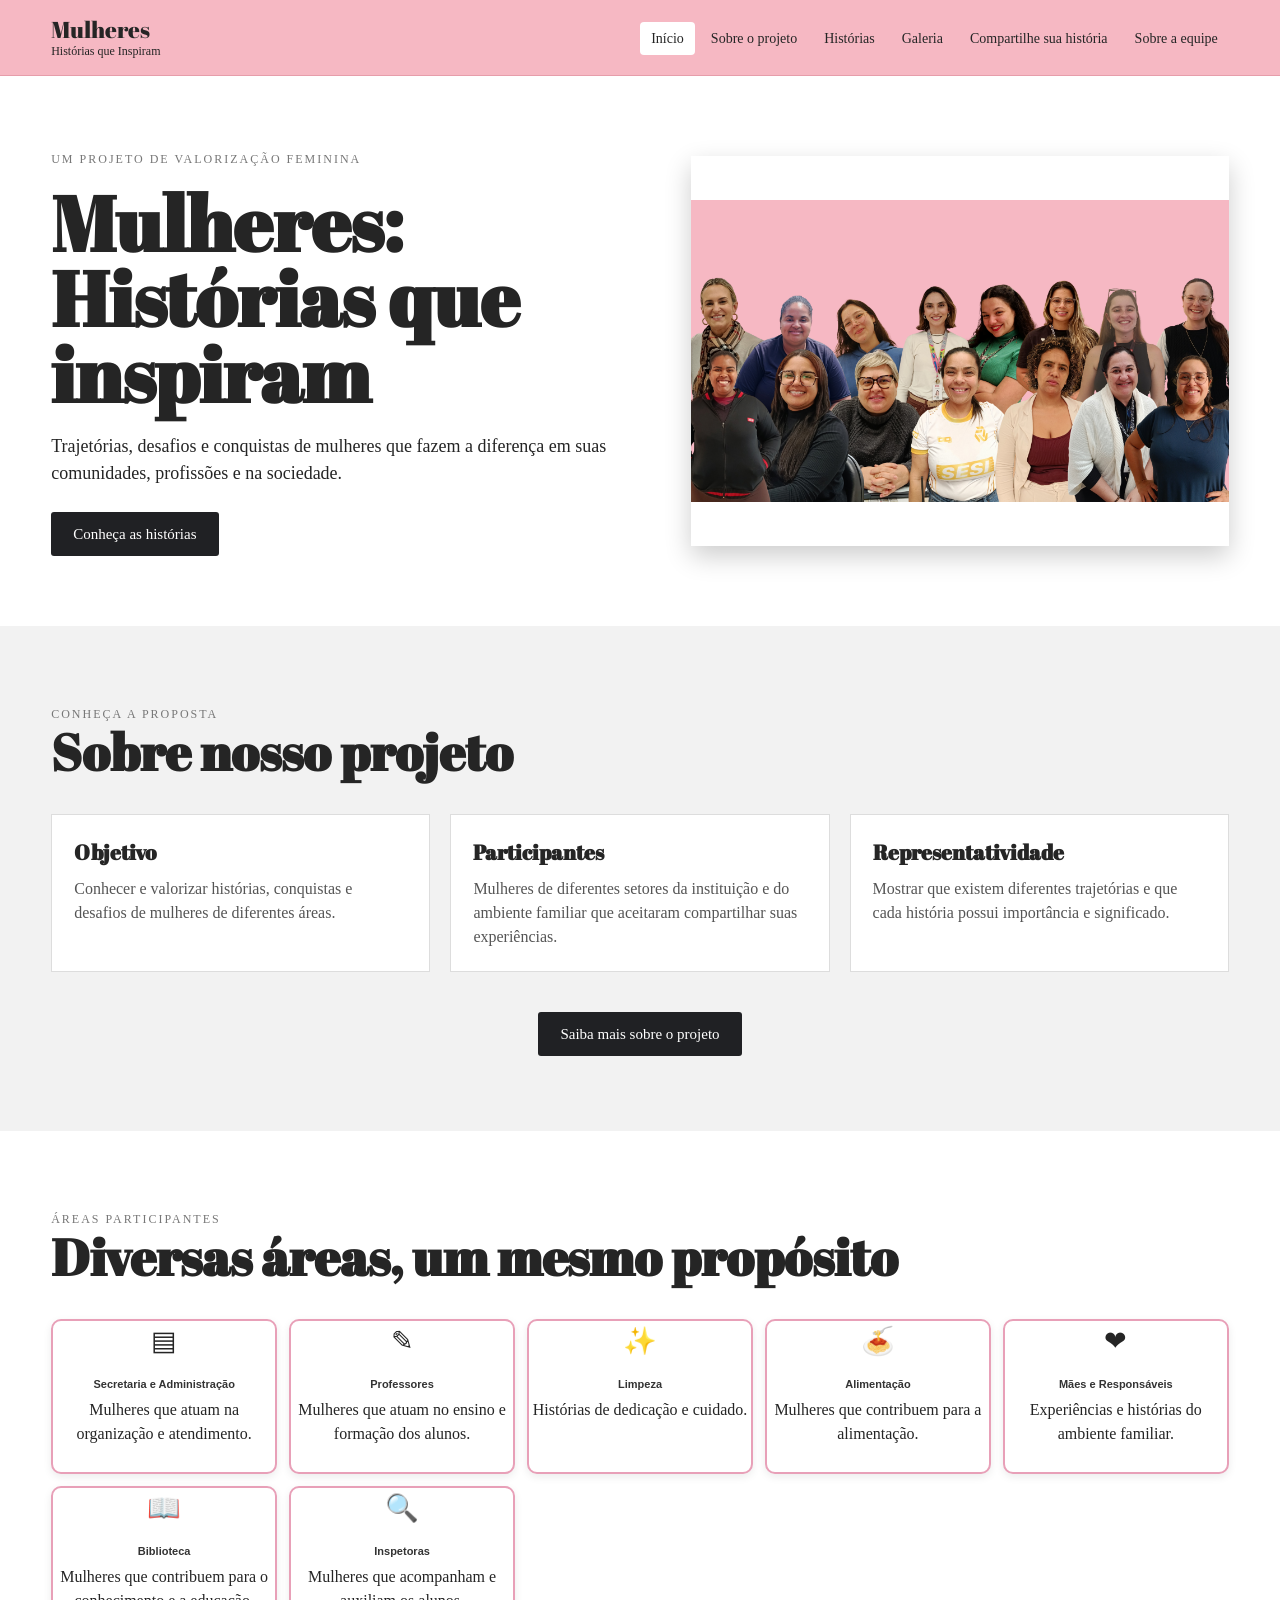
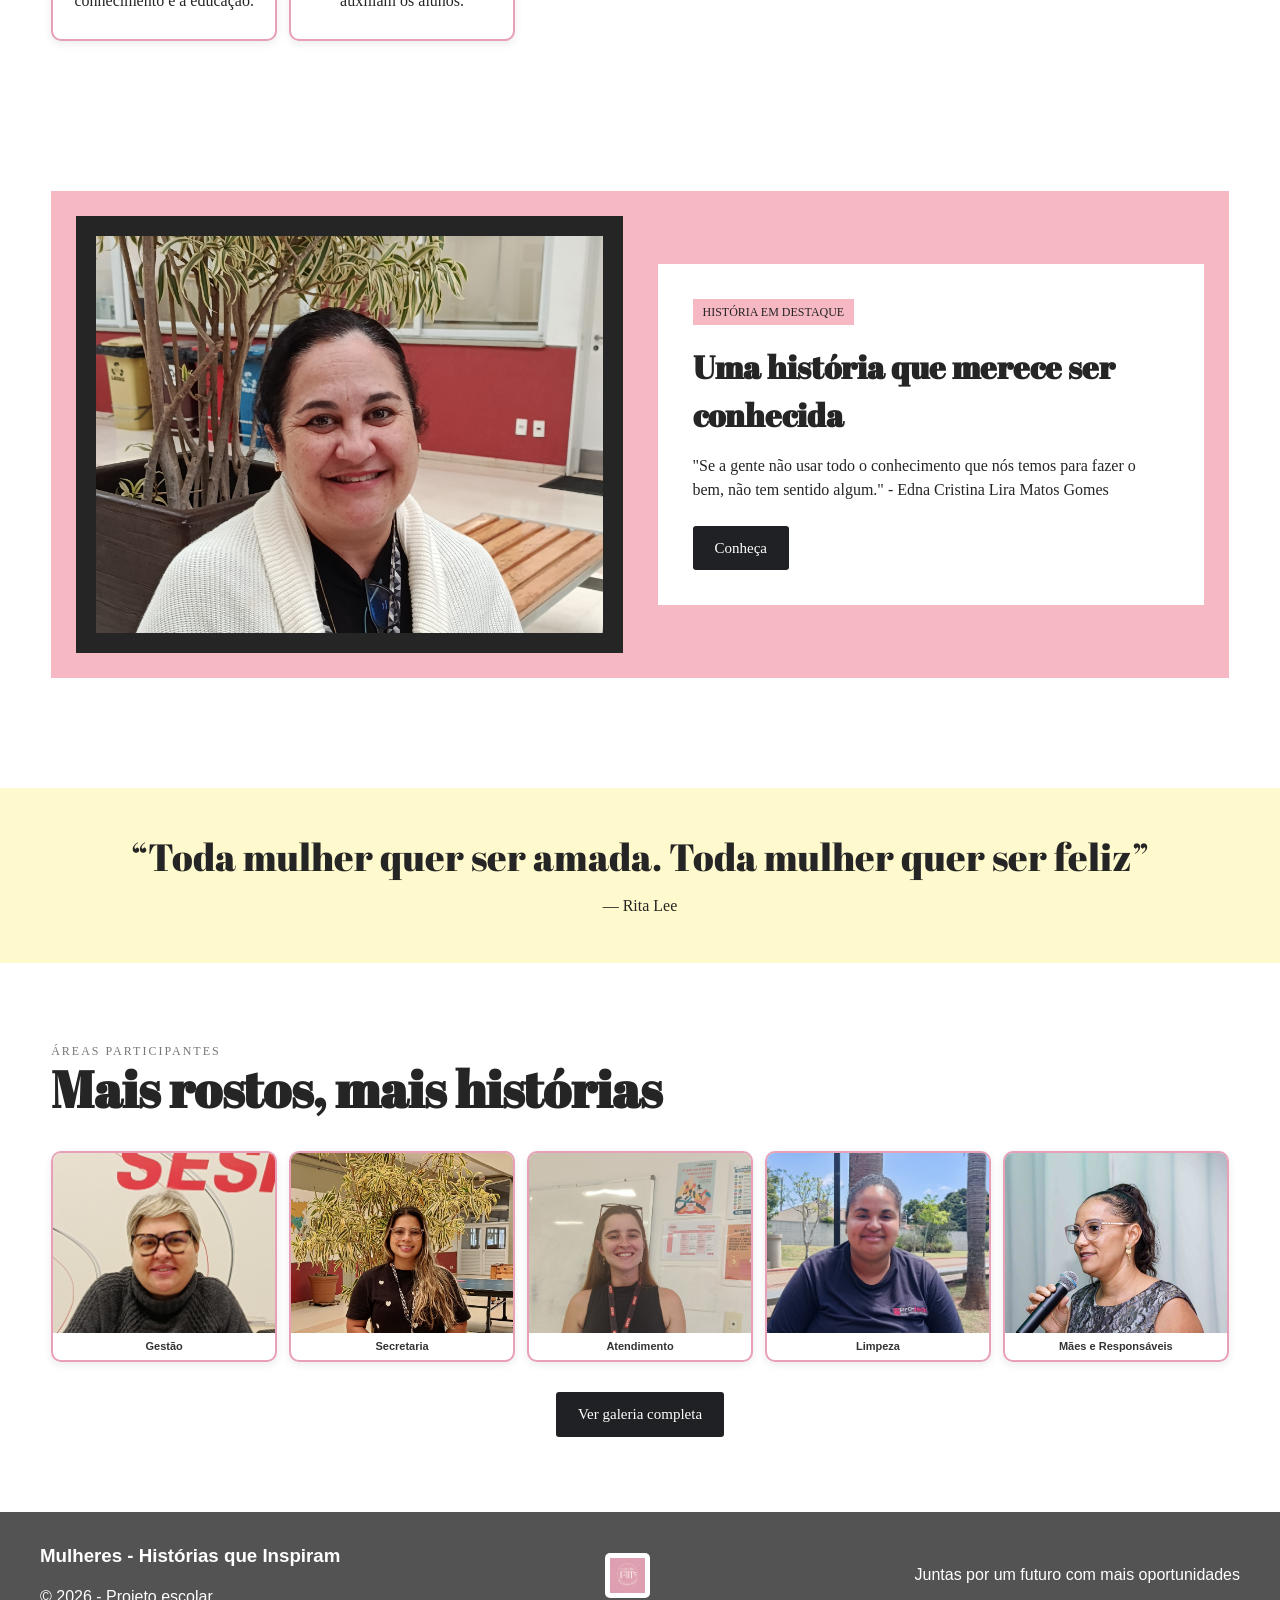
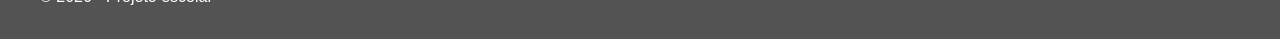
<file: index.html>
<!DOCTYPE html>
<html lang="pt-BR">

<head>
    <meta charset="UTF-8">
    <meta name="viewport" content="width=device-width, initial-scale=1.0">

    <title>Mulheres: Histórias que Inspiram</title>

    <link rel="stylesheet" href="style.css">
</head>

<body>


    <header>

        <div class="container navbar">

            <a href="index.html" class="logo">
                Mulheres
                <span>Histórias que Inspiram</span>
            </a>

            <nav>
                <ul class="nav-links">

                    <li>
                        <a href="index.html" class="ativo">
                            Início
                        </a>
                    </li>

                    <li>
                        <a href="pages/sobre.html">
                            Sobre o projeto
                        </a>
                    </li>

                    <li>
                        <a href="pages/historias.html">
                            Histórias
                        </a>
                    </li>

                    <li>
                        <a href="pages/galeria.html">
                            Galeria
                        </a>
                    </li>

                    <li>
                        <a href="pages/compartilhe.html">
                            Compartilhe sua história
                        </a>
                    </li>

                    <li>
                        <a href="pages/equipe.html">
                            Sobre a equipe
                        </a>
                    </li>

                </ul>
            </nav>

        </div>

    </header>


    <main>


    <!-- HERO -->

    <section class="container hero">

        <div class="hero-text">

            <span class="section-label">
                Um projeto de valorização feminina
            </span>

            <h1>
                Mulheres:
                <span>Histórias que inspiram</span>
            </h1>

            <p>
                Trajetórias, desafios e conquistas de mulheres
                que fazem a diferença em suas comunidades,
                profissões e na sociedade.
            </p>

            <a href="pages/historias.html" class="btn">
                Conheça as histórias
            </a>

        </div>


        <!-- IMAGEM DO HERO -->

        <div class="hero-img">

            <img
                src="img/capa.png"
                alt="Mulheres participantes do projeto">

        </div>

    </section>



    <!-- OBRE NOSSO PROJETO -->

    <section class="section section-cinza">

        <div class="container">

            <div class="section-head">

                <div>

                    <span class="section-label">
                        Conheça a proposta
                    </span>

                    <h2>
                        Sobre nosso projeto
                    </h2>

                </div>

            </div>


            <div class="grid grid-3">

                <article class="card">

                    <div class="card-content">

                        <h3>
                            Objetivo
                        </h3>

                        <p>
                            Conhecer e valorizar histórias,
                            conquistas e desafios de mulheres
                            de diferentes áreas.
                        </p>

                    </div>

                </article>


                <article class="card">

                    <div class="card-content">

                        <h3>
                            Participantes
                        </h3>

                        <p>
                            Mulheres de diferentes setores
                            da instituição e do ambiente
                            familiar que aceitaram compartilhar
                            suas experiências.
                        </p>

                    </div>

                </article>


                <article class="card">

                    <div class="card-content">

                        <h3>
                            Representatividade
                        </h3>

                        <p>
                            Mostrar que existem diferentes
                            trajetórias e que cada história
                            possui importância e significado.
                        </p>

                    </div>
                   
            </div>
             
                    <div class="sobre-btn">
                <a href="pages/sobre.html" class="btn">
                    Saiba mais sobre o projeto
                </a>

                </article>

            </div>

        </div>

    </section>

<!-- SETORES -->
<section class="section">
    <div class="container">

        <div class="section-head">
            <div>
                <span class="section-label">
                    Áreas participantes
                </span>

                <h2>
                    Diversas áreas, um mesmo propósito
                </h2>
            </div>
        </div>

        <div class="setores-grid">

            <div class="setor-card">
                <div class="icone">▤</div>
                <h3>Secretaria e Administração</h3>
                <p>Mulheres que atuam na organização e atendimento.</p>
            </div>

            <div class="setor-card">
                <div class="icone">✎</div>
                <h3>Professores</h3>
                <p>Mulheres que atuam no ensino e formação dos alunos.</p>
            </div>

            <div class="setor-card">
                <div class="icone">✨</div>
                <h3>Limpeza</h3>
                <p>Histórias de dedicação e cuidado.</p>
            </div>

            <div class="setor-card">
                <div class="icone">🍝</div>
                <h3>Alimentação</h3>
                <p>Mulheres que contribuem para a alimentação.</p>
            </div>

            <div class="setor-card">
                <div class="icone">❤</div>
                <h3>Mães e Responsáveis</h3>
                <p>Experiências e histórias do ambiente familiar.</p>
            </div>

            <div class="setor-card">
                <div class="icone">📖</div>
                <h3>Biblioteca</h3>
                <p>Mulheres que contribuem para o conhecimento e a educação.</p>
            </div>

            <div class="setor-card">
                <div class="icone">🔍</div>
                <h3>Inspetoras</h3>
                <p>Mulheres que acompanham e auxiliam os alunos.</p>
            </div>

        </div>

    </div>
</section>



        
        <!-- HISTÓRIA DESTAQUE -->

        <section class="section">

            <div class="container">

                <div class="destaque">


                    <div class="imagem">

                        <div class="placeholder"
                             style="height:100%">

                           <img src="img/Edna.jpg" alt="Edna">

                        </div>

                    </div>


                    <div class="texto">

                        <span class="tag">
                            HISTÓRIA EM DESTAQUE
                        </span>


                        <h3>
                            Uma história que merece ser conhecida
                        </h3>


                        <p>

                            "Se a gente não usar todo o conhecimento que nós temos para fazer o bem, não tem sentido algum." 
                            - Edna Cristina Lira Matos Gomes

                        </p>


                        <br>


                        <a href="pages/professores.html" class="btn">

                            Conheça

                        </a>

                    </div>

                </div>

            </div>

        </section>



                </div>


                <div class="quote">

                    <p>
                        “Toda mulher quer ser amada. Toda mulher quer ser feliz”
                    </p>

                    <span>
                        — Rita Lee
                    </span>

                </div>

            </div>

        </section>

    </main>

<!-- MAIS ROSTOS, MAIS HISTÓRIAS -->
<section class="section">
    <div class="container">

        <div class="section-head">
            <div>
                <span class="section-label">
                    Áreas participantes
                </span>

                <h2>
                    Mais rostos, mais histórias
                </h2>
            </div>
        </div>

        <div class="setores-grid">

            <div class="setor-card">
                <img src="img/valeria arrumada.jpg" alt="Gestão">
                <h3>Gestão</h3>
            </div>

            <div class="setor-card">
                <img src="img/thayanne.jpg" alt="Secretaria">
                <h3>Secretaria</h3>
            </div>

            <div class="setor-card">
                <img src="img/thalita.jpg" alt="Atendimento">
                <h3>Atendimento</h3>
            </div>

            <div class="setor-card">
                <img src="img/eliane.jpg" alt="Limpeza">
                <h3>Limpeza</h3>
            </div>

            <div class="setor-card">
                <img src="img/arlete.jpg" alt="Mães e Responsáveis">
                <h3>Mães e Responsáveis</h3>
            </div>

        </div>

        <!-- BOTÃO DA GALERIA -->
        <div class="galeria-btn">
            <a href="pages/galeria.html" class="btn">
                Ver galeria completa
            </a>
        </div>

    </div>
</section>
    
    <!-- RODAPÉ -->
<footer class="footer">

    <div class="footer-container">

        <div class="footer-left">
            <h3>
                Mulheres - Histórias que Inspiram
            </h3>

            <p>
                © 2026 - Projeto escolar
            </p>
        </div>

        <div class="footer-logo">
            <img src="img/logo.png" alt="Logo Mulheres - Histórias que Inspiram">
        </div>

        <div class="footer-right">
            <p>
                Juntas por um futuro com mais oportunidades
            </p>
        </div>

    </div>

</footer>
</body>

</html>
</file>
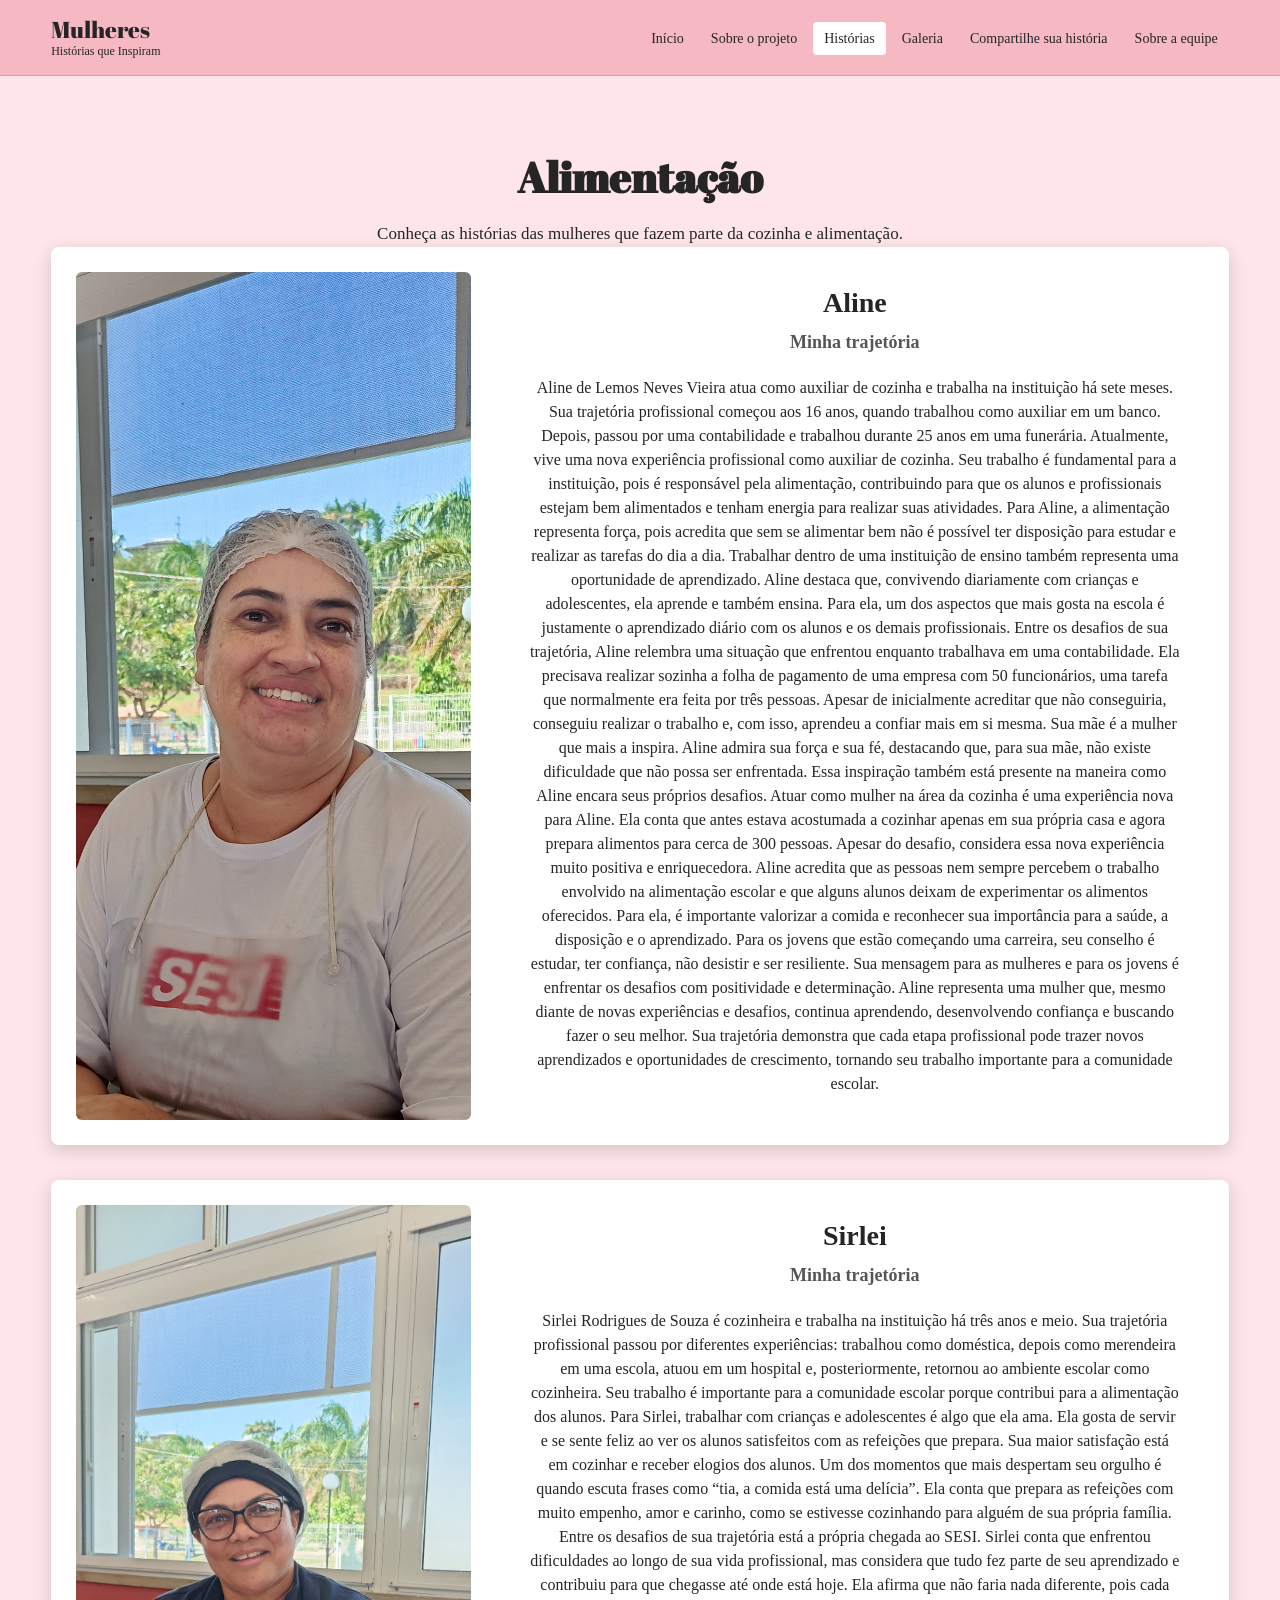
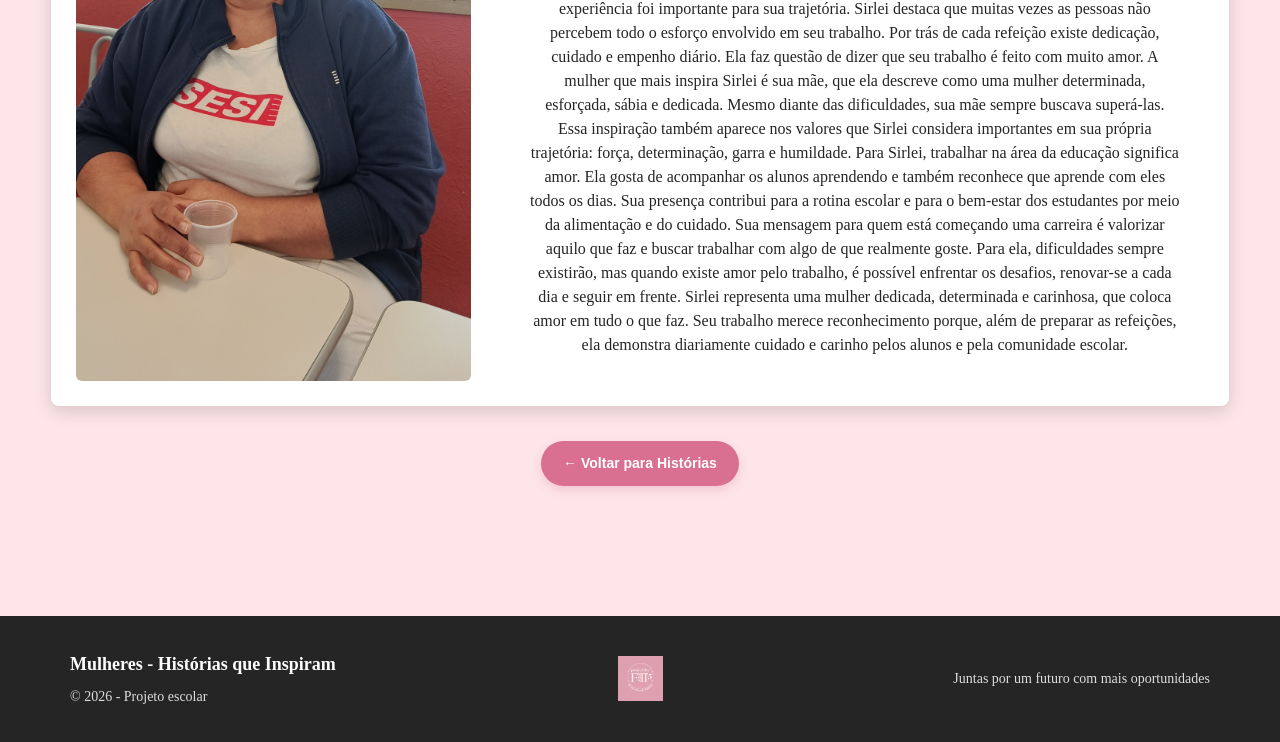
<file: pages/alimentacao.html>
<!DOCTYPE html>
<html lang="en">
<head>
    <meta charset="UTF-8">
    <meta name="viewport" content="width=device-width, initial-scale=1.0">
    <title>Histórias - alimentação</title>
    <link rel="stylesheet" href="../css/alimentacao.css">
</head>
<body>
       <header>

        <div class="container navbar">

            <a href="../index.html" class="logo">
                Mulheres
                 <span>Histórias que Inspiram</span>
            </a>

            <nav>

                <ul class="nav-links">

                    <li>
                        <a href="../index.html">Início</a>
                    </li>

                    <li>
                        <a href="../pages/sobre.html">Sobre o projeto</a>
                    </li>

                    <li>
                        <a href="../pages/historias.html" class="ativo">Histórias</a>
                    </li>

                    <li>
                        <a href="../pages/galeria.html">Galeria</a>
                    </li>

                    <li>
                        <a href="../pages/compartilhe.html">Compartilhe sua história</a>
                    </li>

                    <li>
                        <a href="../pages/equipe.html">Sobre a equipe</a>
                    </li>

                </ul>

            </nav>

        </div>

    </header>


    <main>
        <section class="page-banner">

        <div class="container">


                    <h1 class="page-title">
                        Alimentação
                    </h1>

                    <p>
                        Conheça as histórias das mulheres que fazem
                        parte da cozinha e alimentação.
                    </p>

                </div>


                <!-- HISTÓRIA 1 -->

                <div class="historia">

                    <div class="foto">

                        <img src="../img/aline.jpg"
                             alt="secretaria">

                    </div>


                    <div class="texto">

                        <h2>
                            Aline
                        </h2>

                        <h3>
                            Minha trajetória
                        </h3>

                        <p>
                        Aline de Lemos Neves Vieira atua como auxiliar de cozinha e trabalha na instituição há sete meses. Sua trajetória profissional começou aos 16 anos, quando trabalhou como auxiliar em um banco. Depois, passou por uma contabilidade e trabalhou durante 25 anos em uma funerária. Atualmente, vive uma nova experiência profissional como auxiliar de cozinha.
Seu trabalho é fundamental para a instituição, pois é responsável pela alimentação, contribuindo para que os alunos e profissionais estejam bem alimentados e tenham energia para realizar suas atividades. Para Aline, a alimentação representa força, pois acredita que sem se alimentar bem não é possível ter disposição para estudar e realizar as tarefas do dia a dia.
Trabalhar dentro de uma instituição de ensino também representa uma oportunidade de aprendizado. Aline destaca que, convivendo diariamente com crianças e adolescentes, ela aprende e também ensina. Para ela, um dos aspectos que mais gosta na escola é justamente o aprendizado diário com os alunos e os demais profissionais.
Entre os desafios de sua trajetória, Aline relembra uma situação que enfrentou enquanto trabalhava em uma contabilidade. Ela precisava realizar sozinha a folha de pagamento de uma empresa com 50 funcionários, uma tarefa que normalmente era feita por três pessoas. Apesar de inicialmente acreditar que não conseguiria, conseguiu realizar o trabalho e, com isso, aprendeu a confiar mais em si mesma.
Sua mãe é a mulher que mais a inspira. Aline admira sua força e sua fé, destacando que, para sua mãe, não existe dificuldade que não possa ser enfrentada. Essa inspiração também está presente na maneira como Aline encara seus próprios desafios.
Atuar como mulher na área da cozinha é uma experiência nova para Aline. Ela conta que antes estava acostumada a cozinhar apenas em sua própria casa e agora prepara alimentos para cerca de 300 pessoas. Apesar do desafio, considera essa nova experiência muito positiva e enriquecedora.
Aline acredita que as pessoas nem sempre percebem o trabalho envolvido na alimentação escolar e que alguns alunos deixam de experimentar os alimentos oferecidos. Para ela, é importante valorizar a comida e reconhecer sua importância para a saúde, a disposição e o aprendizado.
Para os jovens que estão começando uma carreira, seu conselho é estudar, ter confiança, não desistir e ser resiliente. Sua mensagem para as mulheres e para os jovens é enfrentar os desafios com positividade e determinação.
Aline representa uma mulher que, mesmo diante de novas experiências e desafios, continua aprendendo, desenvolvendo confiança e buscando fazer o seu melhor. Sua trajetória demonstra que cada etapa profissional pode trazer novos aprendizados e oportunidades de crescimento, tornando seu trabalho importante para a comunidade escolar.

                        </p>


                    </div>

                </div>


                <!-- HISTÓRIA 2 -->

                <div class="historia">

                    <div class="foto">

                        <img src="../img/sirlei.jpg"
                             alt=" secretaria">

                    </div>


                    <div class="texto">

                        <h2>
                            Sirlei
                        </h2>

                        <h3>
                            Minha trajetória
                        </h3>

                        <p>
                        Sirlei Rodrigues de Souza é cozinheira e trabalha na instituição há três anos e meio. Sua trajetória profissional passou por diferentes experiências: trabalhou como doméstica, depois como merendeira em uma escola, atuou em um hospital e, posteriormente, retornou ao ambiente escolar como cozinheira.
Seu trabalho é importante para a comunidade escolar porque contribui para a alimentação dos alunos. Para Sirlei, trabalhar com crianças e adolescentes é algo que ela ama. Ela gosta de servir e se sente feliz ao ver os alunos satisfeitos com as refeições que prepara.
Sua maior satisfação está em cozinhar e receber elogios dos alunos. Um dos momentos que mais despertam seu orgulho é quando escuta frases como “tia, a comida está uma delícia”. Ela conta que prepara as refeições com muito empenho, amor e carinho, como se estivesse cozinhando para alguém de sua própria família.
Entre os desafios de sua trajetória está a própria chegada ao SESI. Sirlei conta que enfrentou dificuldades ao longo de sua vida profissional, mas considera que tudo fez parte de seu aprendizado e contribuiu para que chegasse até onde está hoje. Ela afirma que não faria nada diferente, pois cada experiência foi importante para sua trajetória.
Sirlei destaca que muitas vezes as pessoas não percebem todo o esforço envolvido em seu trabalho. Por trás de cada refeição existe dedicação, cuidado e empenho diário. Ela faz questão de dizer que seu trabalho é feito com muito amor.
A mulher que mais inspira Sirlei é sua mãe, que ela descreve como uma mulher determinada, esforçada, sábia e dedicada. Mesmo diante das dificuldades, sua mãe sempre buscava superá-las. Essa inspiração também aparece nos valores que Sirlei considera importantes em sua própria trajetória: força, determinação, garra e humildade.
Para Sirlei, trabalhar na área da educação significa amor. Ela gosta de acompanhar os alunos aprendendo e também reconhece que aprende com eles todos os dias. Sua presença contribui para a rotina escolar e para o bem-estar dos estudantes por meio da alimentação e do cuidado.
Sua mensagem para quem está começando uma carreira é valorizar aquilo que faz e buscar trabalhar com algo de que realmente goste. Para ela, dificuldades sempre existirão, mas quando existe amor pelo trabalho, é possível enfrentar os desafios, renovar-se a cada dia e seguir em frente.
Sirlei representa uma mulher dedicada, determinada e carinhosa, que coloca amor em tudo o que faz. Seu trabalho merece reconhecimento porque, além de preparar as refeições, ela demonstra diariamente cuidado e carinho pelos alunos e pela comunidade escolar.

                        </p>


                    </div>

                </div>

 <a href="../pages/historias.html" class="btn-voltar">
    ← Voltar para Histórias
</a>

<div class="titulo">

        </section>

    </main>

<footer class="footer">

    <div class="footer-container">

        <div class="footer-left">
            <h3>
                Mulheres - Histórias que Inspiram
            </h3>

            <p>
                © 2026 - Projeto escolar
            </p>
        </div>

        <div class="footer-logo">
            <img src="../img/logo.png" alt="Logo Mulheres - Histórias que Inspiram">
        </div>

        <div class="footer-right">
            <p>
                Juntas por um futuro com mais oportunidades
            </p>
        </div>

    </div>

</footer>
</file>
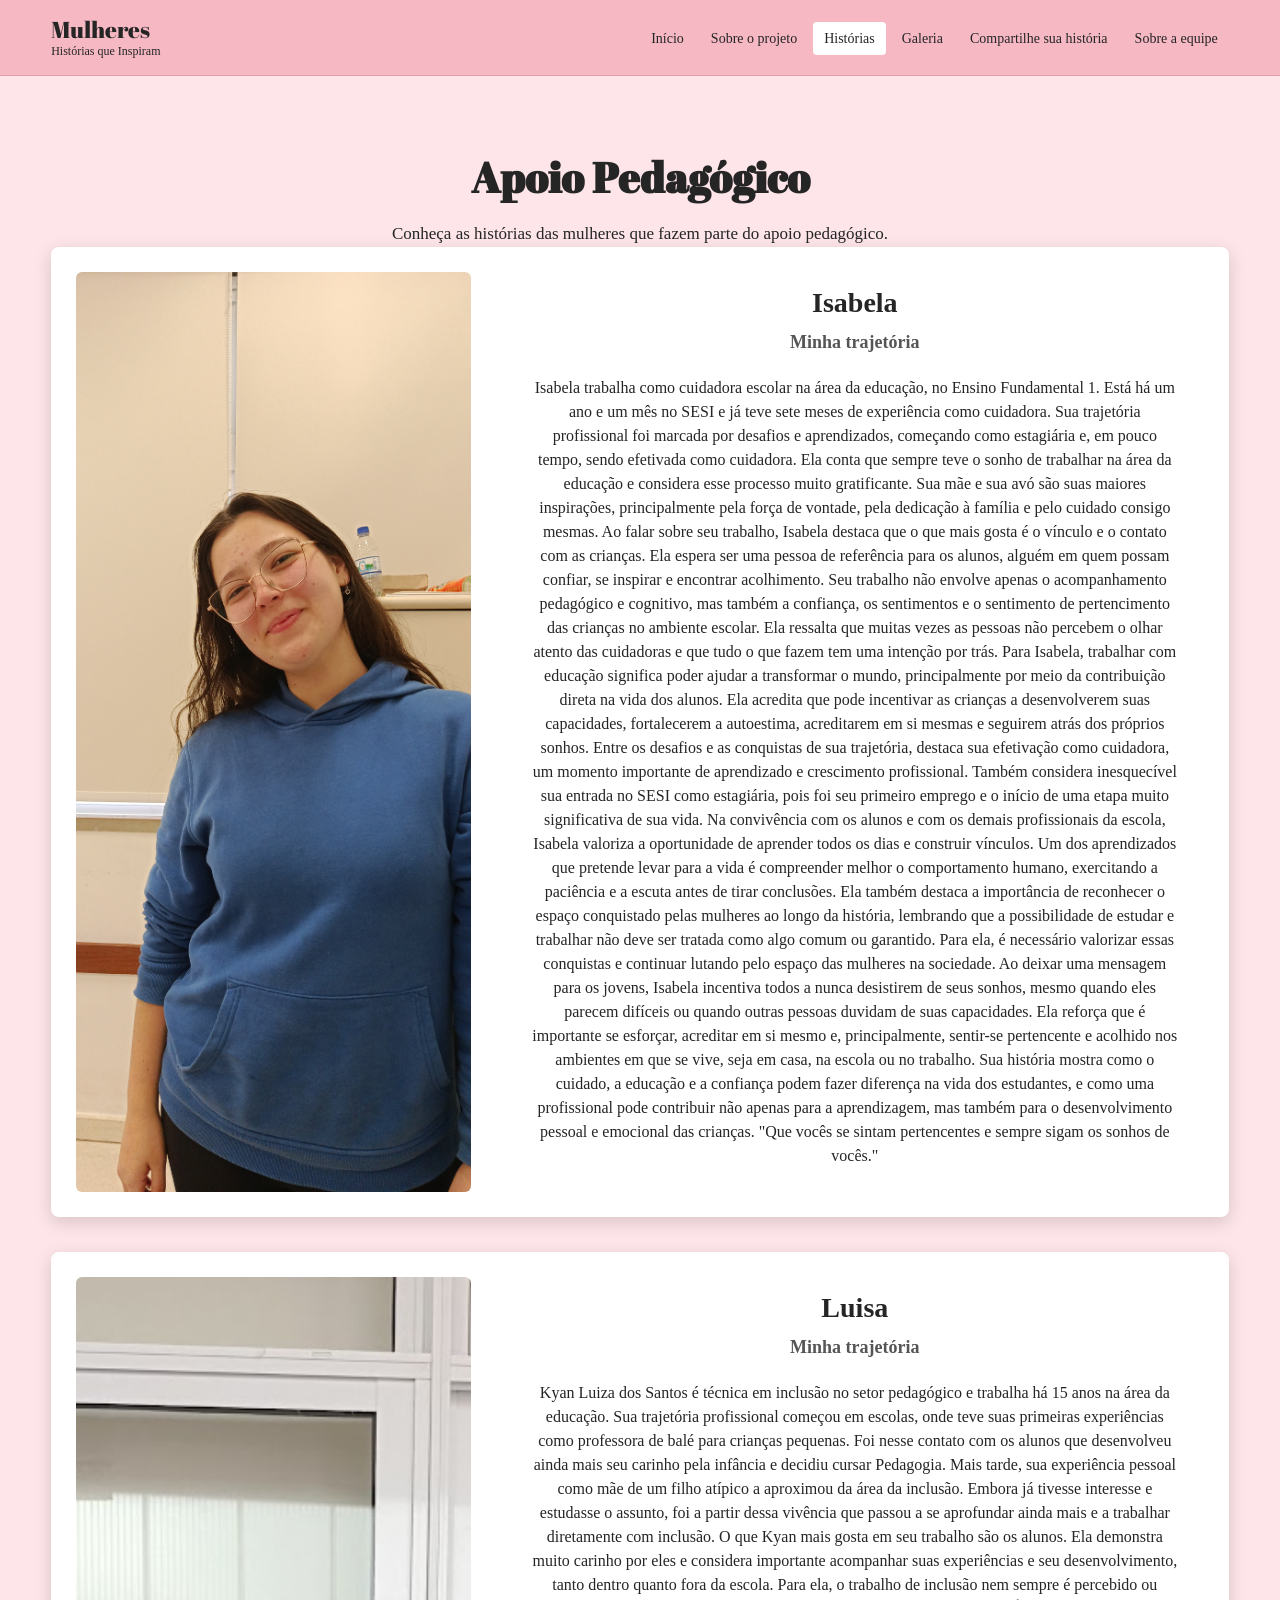
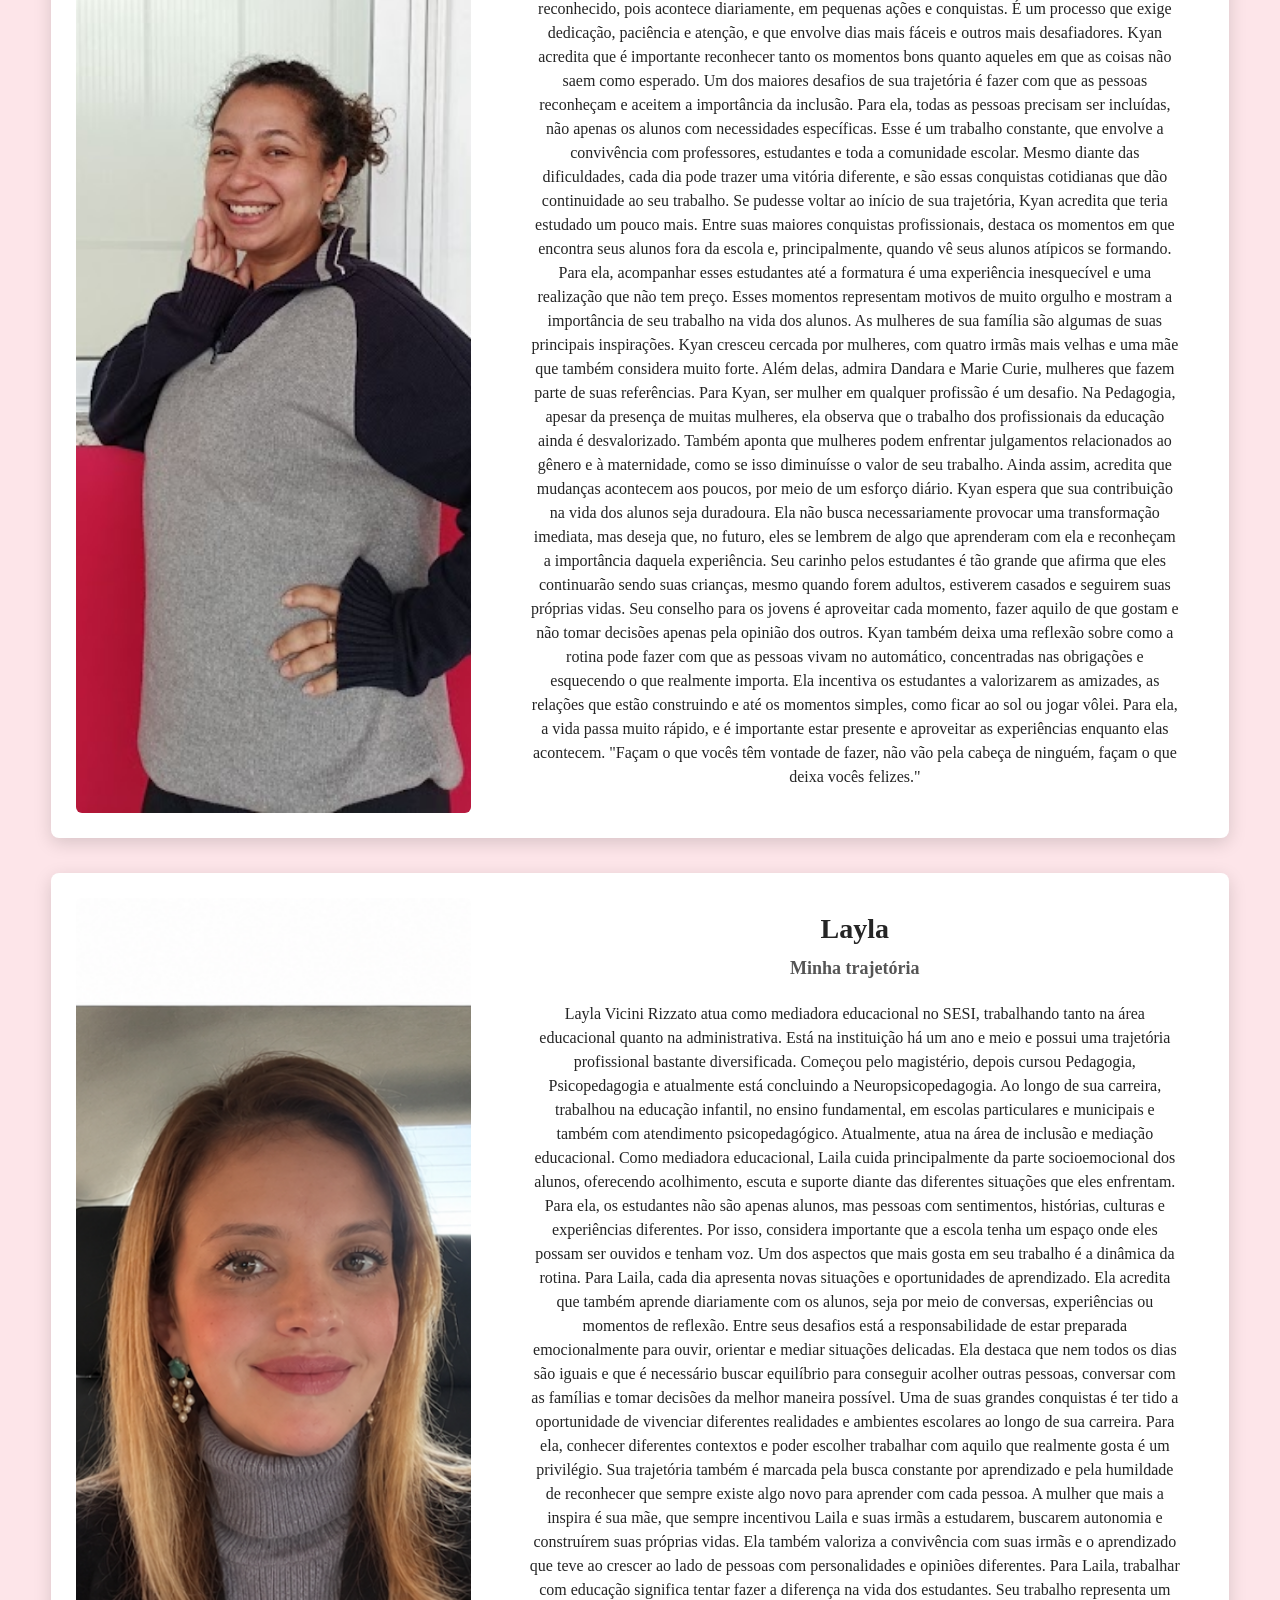
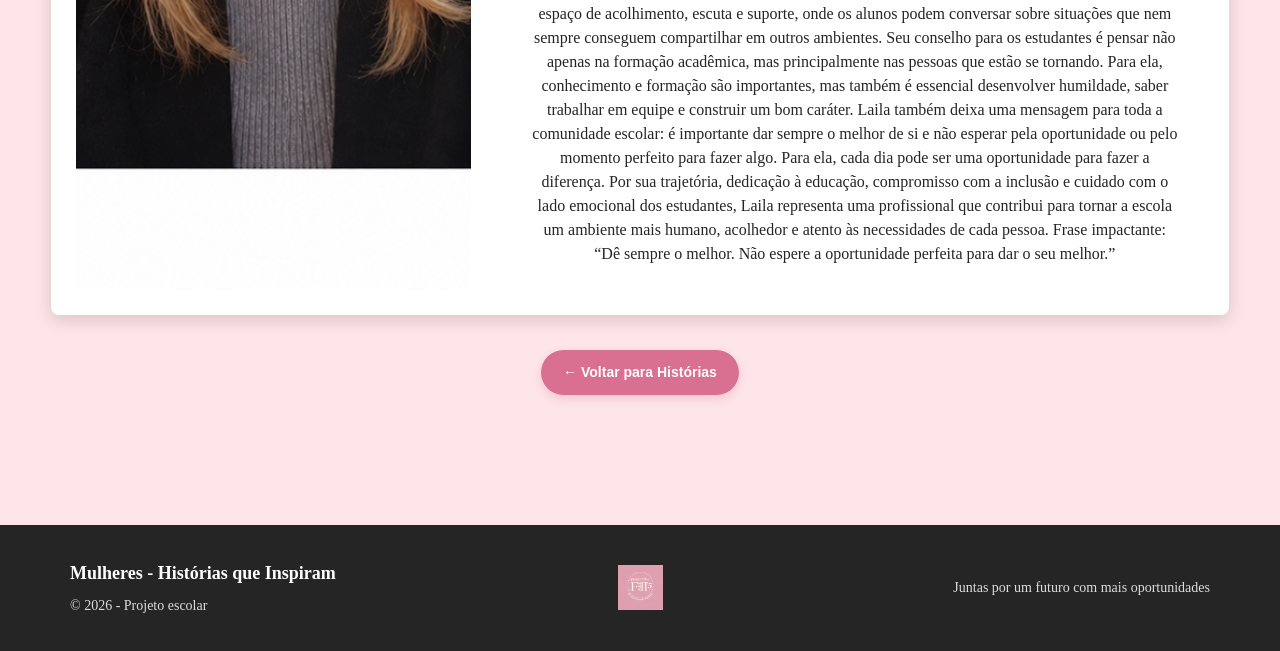
<file: pages/apoio.html>
<!DOCTYPE html>
<html lang="en">
<head>
    <meta charset="UTF-8">
    <meta name="viewport" content="width=device-width, initial-scale=1.0">
    <title>histórias - apoio Pedagógico</title>
    <link rel="stylesheet" href="../css/apoio.css">
</head>
<body>
       <header>

        <div class="container navbar">

            <a href="../index.html" class="logo">
                Mulheres
                 <span>Histórias que Inspiram</span>
            </a>

            <nav>

                <ul class="nav-links">

                    <li>
                        <a href="../pages/index.html">Início</a>
                    </li>

                    <li>
                        <a href="../pages/sobre.html">Sobre o projeto</a>
                    </li>

                    <li>
                        <a href="../pages/historias.html" class="ativo">Histórias</a>
                    </li>

                    <li>
                        <a href="../pages/galeria.html">Galeria</a>
                    </li>

                    <li>
                        <a href="../pages/compartilhe.html">Compartilhe sua história</a>
                    </li>

                    <li>
                        <a href="../pages/equipe.html">Sobre a equipe</a>
                    </li>

                </ul>

            </nav>

        </div>

    </header>


    <main>
   <section class="page-banner">

        <div class="container">


                    <h1 class="page-title">
                        Apoio Pedagógico
                    </h1>

                    <p>
                        Conheça as histórias das mulheres que fazem
                        parte do apoio pedagógico.
                    </p>

                </div>


                <!-- HISTÓRIA 1 -->

                <div class="historia">

                    <div class="foto">

                        <img src="../img/isabela 1.jpg"
                             alt="apoio-pedagogico">

                    </div>


                    <div class="texto">

                        <h2>
                            Isabela
                        </h2>

                        <h3>
                            Minha trajetória
                        </h3>

                        <p>
                       Isabela trabalha como cuidadora escolar na área da educação, no Ensino Fundamental 1. Está há um ano e um mês no SESI e já teve sete meses de experiência como cuidadora. Sua trajetória profissional foi marcada por desafios e aprendizados, começando como estagiária e, em pouco tempo, sendo efetivada como cuidadora. Ela conta que sempre teve o sonho de trabalhar na área da educação e considera esse processo muito gratificante. Sua mãe e sua avó são suas maiores inspirações, principalmente pela força de vontade, pela dedicação à família e pelo cuidado consigo mesmas.
Ao falar sobre seu trabalho, Isabela destaca que o que mais gosta é o vínculo e o contato com as crianças. Ela espera ser uma pessoa de referência para os alunos, alguém em quem possam confiar, se inspirar e encontrar acolhimento. Seu trabalho não envolve apenas o acompanhamento pedagógico e cognitivo, mas também a confiança, os sentimentos e o sentimento de pertencimento das crianças no ambiente escolar. Ela ressalta que muitas vezes as pessoas não percebem o olhar atento das cuidadoras e que tudo o que fazem tem uma intenção por trás.
Para Isabela, trabalhar com educação significa poder ajudar a transformar o mundo, principalmente por meio da contribuição direta na vida dos alunos. Ela acredita que pode incentivar as crianças a desenvolverem suas capacidades, fortalecerem a autoestima, acreditarem em si mesmas e seguirem atrás dos próprios sonhos. Entre os desafios e as conquistas de sua trajetória, destaca sua efetivação como cuidadora, um momento importante de aprendizado e crescimento profissional. Também considera inesquecível sua entrada no SESI como estagiária, pois foi seu primeiro emprego e o início de uma etapa muito significativa de sua vida.
Na convivência com os alunos e com os demais profissionais da escola, Isabela valoriza a oportunidade de aprender todos os dias e construir vínculos. Um dos aprendizados que pretende levar para a vida é compreender melhor o comportamento humano, exercitando a paciência e a escuta antes de tirar conclusões. Ela também destaca a importância de reconhecer o espaço conquistado pelas mulheres ao longo da história, lembrando que a possibilidade de estudar e trabalhar não deve ser tratada como algo comum ou garantido. Para ela, é necessário valorizar essas conquistas e continuar lutando pelo espaço das mulheres na sociedade.
Ao deixar uma mensagem para os jovens, Isabela incentiva todos a nunca desistirem de seus sonhos, mesmo quando eles parecem difíceis ou quando outras pessoas duvidam de suas capacidades. Ela reforça que é importante se esforçar, acreditar em si mesmo e, principalmente, sentir-se pertencente e acolhido nos ambientes em que se vive, seja em casa, na escola ou no trabalho. Sua história mostra como o cuidado, a educação e a confiança podem fazer diferença na vida dos estudantes, e como uma profissional pode contribuir não apenas para a aprendizagem, mas também para o desenvolvimento pessoal e emocional das crianças.
"Que vocês se sintam pertencentes e sempre sigam os sonhos de vocês." 


                        </p>


                    </div>

                </div>


                <!-- HISTÓRIA 2 -->

                <div class="historia">

                    <div class="foto">

                        <img src="../img/luisa.jpg"
                             alt="apoio-pedagogico">

                    </div>


                    <div class="texto">

                        <h2>
                            Luisa
                        </h2>

                        <h3>
                            Minha trajetória
                        </h3>

                        <p>
                        Kyan Luiza dos Santos é técnica em inclusão no setor pedagógico e trabalha há 15 anos na área da educação. Sua trajetória profissional começou em escolas, onde teve suas primeiras experiências como professora de balé para crianças pequenas. Foi nesse contato com os alunos que desenvolveu ainda mais seu carinho pela infância e decidiu cursar Pedagogia. Mais tarde, sua experiência pessoal como mãe de um filho atípico a aproximou da área da inclusão. Embora já tivesse interesse e estudasse o assunto, foi a partir dessa vivência que passou a se aprofundar ainda mais e a trabalhar diretamente com inclusão.
O que Kyan mais gosta em seu trabalho são os alunos. Ela demonstra muito carinho por eles e considera importante acompanhar suas experiências e seu desenvolvimento, tanto dentro quanto fora da escola. Para ela, o trabalho de inclusão nem sempre é percebido ou reconhecido, pois acontece diariamente, em pequenas ações e conquistas. É um processo que exige dedicação, paciência e atenção, e que envolve dias mais fáceis e outros mais desafiadores. Kyan acredita que é importante reconhecer tanto os momentos bons quanto aqueles em que as coisas não saem como esperado.
Um dos maiores desafios de sua trajetória é fazer com que as pessoas reconheçam e aceitem a importância da inclusão. Para ela, todas as pessoas precisam ser incluídas, não apenas os alunos com necessidades específicas. Esse é um trabalho constante, que envolve a convivência com professores, estudantes e toda a comunidade escolar. Mesmo diante das dificuldades, cada dia pode trazer uma vitória diferente, e são essas conquistas cotidianas que dão continuidade ao seu trabalho.
Se pudesse voltar ao início de sua trajetória, Kyan acredita que teria estudado um pouco mais. Entre suas maiores conquistas profissionais, destaca os momentos em que encontra seus alunos fora da escola e, principalmente, quando vê seus alunos atípicos se formando. Para ela, acompanhar esses estudantes até a formatura é uma experiência inesquecível e uma realização que não tem preço. Esses momentos representam motivos de muito orgulho e mostram a importância de seu trabalho na vida dos alunos.
As mulheres de sua família são algumas de suas principais inspirações. Kyan cresceu cercada por mulheres, com quatro irmãs mais velhas e uma mãe que também considera muito forte. Além delas, admira Dandara e Marie Curie, mulheres que fazem parte de suas referências. Para Kyan, ser mulher em qualquer profissão é um desafio. Na Pedagogia, apesar da presença de muitas mulheres, ela observa que o trabalho dos profissionais da educação ainda é desvalorizado. Também aponta que mulheres podem enfrentar julgamentos relacionados ao gênero e à maternidade, como se isso diminuísse o valor de seu trabalho. Ainda assim, acredita que mudanças acontecem aos poucos, por meio de um esforço diário.
Kyan espera que sua contribuição na vida dos alunos seja duradoura. Ela não busca necessariamente provocar uma transformação imediata, mas deseja que, no futuro, eles se lembrem de algo que aprenderam com ela e reconheçam a importância daquela experiência. Seu carinho pelos estudantes é tão grande que afirma que eles continuarão sendo suas crianças, mesmo quando forem adultos, estiverem casados e seguirem suas próprias vidas.
Seu conselho para os jovens é aproveitar cada momento, fazer aquilo de que gostam e não tomar decisões apenas pela opinião dos outros. Kyan também deixa uma reflexão sobre como a rotina pode fazer com que as pessoas vivam no automático, concentradas nas obrigações e esquecendo o que realmente importa. Ela incentiva os estudantes a valorizarem as amizades, as relações que estão construindo e até os momentos simples, como ficar ao sol ou jogar vôlei. Para ela, a vida passa muito rápido, e é importante estar presente e aproveitar as experiências enquanto elas acontecem.
"Façam o que vocês têm vontade de fazer, não vão pela cabeça de ninguém, façam o que deixa vocês felizes." 


                        </p>


                    </div>

                </div>

                <!-- HISTÓRIA 3 -->

                <div class="historia">

                    <div class="foto">

                        <img src="../img/layla 2.webp"
                             alt="Foto de uma mulher da secretaria">

                    </div>


                    <div class="texto">

                        <h2>
                            Layla
                        </h2>

                        <h3>
                            Minha trajetória
                        </h3>

                        <p>
                       Layla Vicini Rizzato atua como mediadora educacional no SESI, trabalhando tanto na área educacional quanto na administrativa. Está na instituição há um ano e meio e possui uma trajetória profissional bastante diversificada. Começou pelo magistério, depois cursou Pedagogia, Psicopedagogia e atualmente está concluindo a Neuropsicopedagogia. Ao longo de sua carreira, trabalhou na educação infantil, no ensino fundamental, em escolas particulares e municipais e também com atendimento psicopedagógico. Atualmente, atua na área de inclusão e mediação educacional.
Como mediadora educacional, Laila cuida principalmente da parte socioemocional dos alunos, oferecendo acolhimento, escuta e suporte diante das diferentes situações que eles enfrentam. Para ela, os estudantes não são apenas alunos, mas pessoas com sentimentos, histórias, culturas e experiências diferentes. Por isso, considera importante que a escola tenha um espaço onde eles possam ser ouvidos e tenham voz.
Um dos aspectos que mais gosta em seu trabalho é a dinâmica da rotina. Para Laila, cada dia apresenta novas situações e oportunidades de aprendizado. Ela acredita que também aprende diariamente com os alunos, seja por meio de conversas, experiências ou momentos de reflexão.
Entre seus desafios está a responsabilidade de estar preparada emocionalmente para ouvir, orientar e mediar situações delicadas. Ela destaca que nem todos os dias são iguais e que é necessário buscar equilíbrio para conseguir acolher outras pessoas, conversar com as famílias e tomar decisões da melhor maneira possível.
Uma de suas grandes conquistas é ter tido a oportunidade de vivenciar diferentes realidades e ambientes escolares ao longo de sua carreira. Para ela, conhecer diferentes contextos e poder escolher trabalhar com aquilo que realmente gosta é um privilégio. Sua trajetória também é marcada pela busca constante por aprendizado e pela humildade de reconhecer que sempre existe algo novo para aprender com cada pessoa.
A mulher que mais a inspira é sua mãe, que sempre incentivou Laila e suas irmãs a estudarem, buscarem autonomia e construírem suas próprias vidas. Ela também valoriza a convivência com suas irmãs e o aprendizado que teve ao crescer ao lado de pessoas com personalidades e opiniões diferentes.
Para Laila, trabalhar com educação significa tentar fazer a diferença na vida dos estudantes. Seu trabalho representa um espaço de acolhimento, escuta e suporte, onde os alunos podem conversar sobre situações que nem sempre conseguem compartilhar em outros ambientes.
Seu conselho para os estudantes é pensar não apenas na formação acadêmica, mas principalmente nas pessoas que estão se tornando. Para ela, conhecimento e formação são importantes, mas também é essencial desenvolver humildade, saber trabalhar em equipe e construir um bom caráter.
Laila também deixa uma mensagem para toda a comunidade escolar: é importante dar sempre o melhor de si e não esperar pela oportunidade ou pelo momento perfeito para fazer algo. Para ela, cada dia pode ser uma oportunidade para fazer a diferença.
Por sua trajetória, dedicação à educação, compromisso com a inclusão e cuidado com o lado emocional dos estudantes, Laila representa uma profissional que contribui para tornar a escola um ambiente mais humano, acolhedor e atento às necessidades de cada pessoa.
Frase impactante: “Dê sempre o melhor. Não espere a oportunidade perfeita para dar o seu melhor.”



                        </p>


                    </div>

                </div>

<a href="../pages/historias.html" class="btn-voltar">
    ← Voltar para Histórias
</a>

<div class="titulo"> 

            </div>

        </section>

    </main>

<footer class="footer">

    <div class="footer-container">

        <div class="footer-left">
            <h3>
                Mulheres - Histórias que Inspiram
            </h3>

            <p>
                © 2026 - Projeto escolar
            </p>
        </div>

        <div class="footer-logo">
            <img src="../img/logo.png" alt="Logo Mulheres - Histórias que Inspiram">
        </div>

        <div class="footer-right">
            <p>
                Juntas por um futuro com mais oportunidades
            </p>
        </div>

    </div>

</footer>
</body>
</html>
</file>
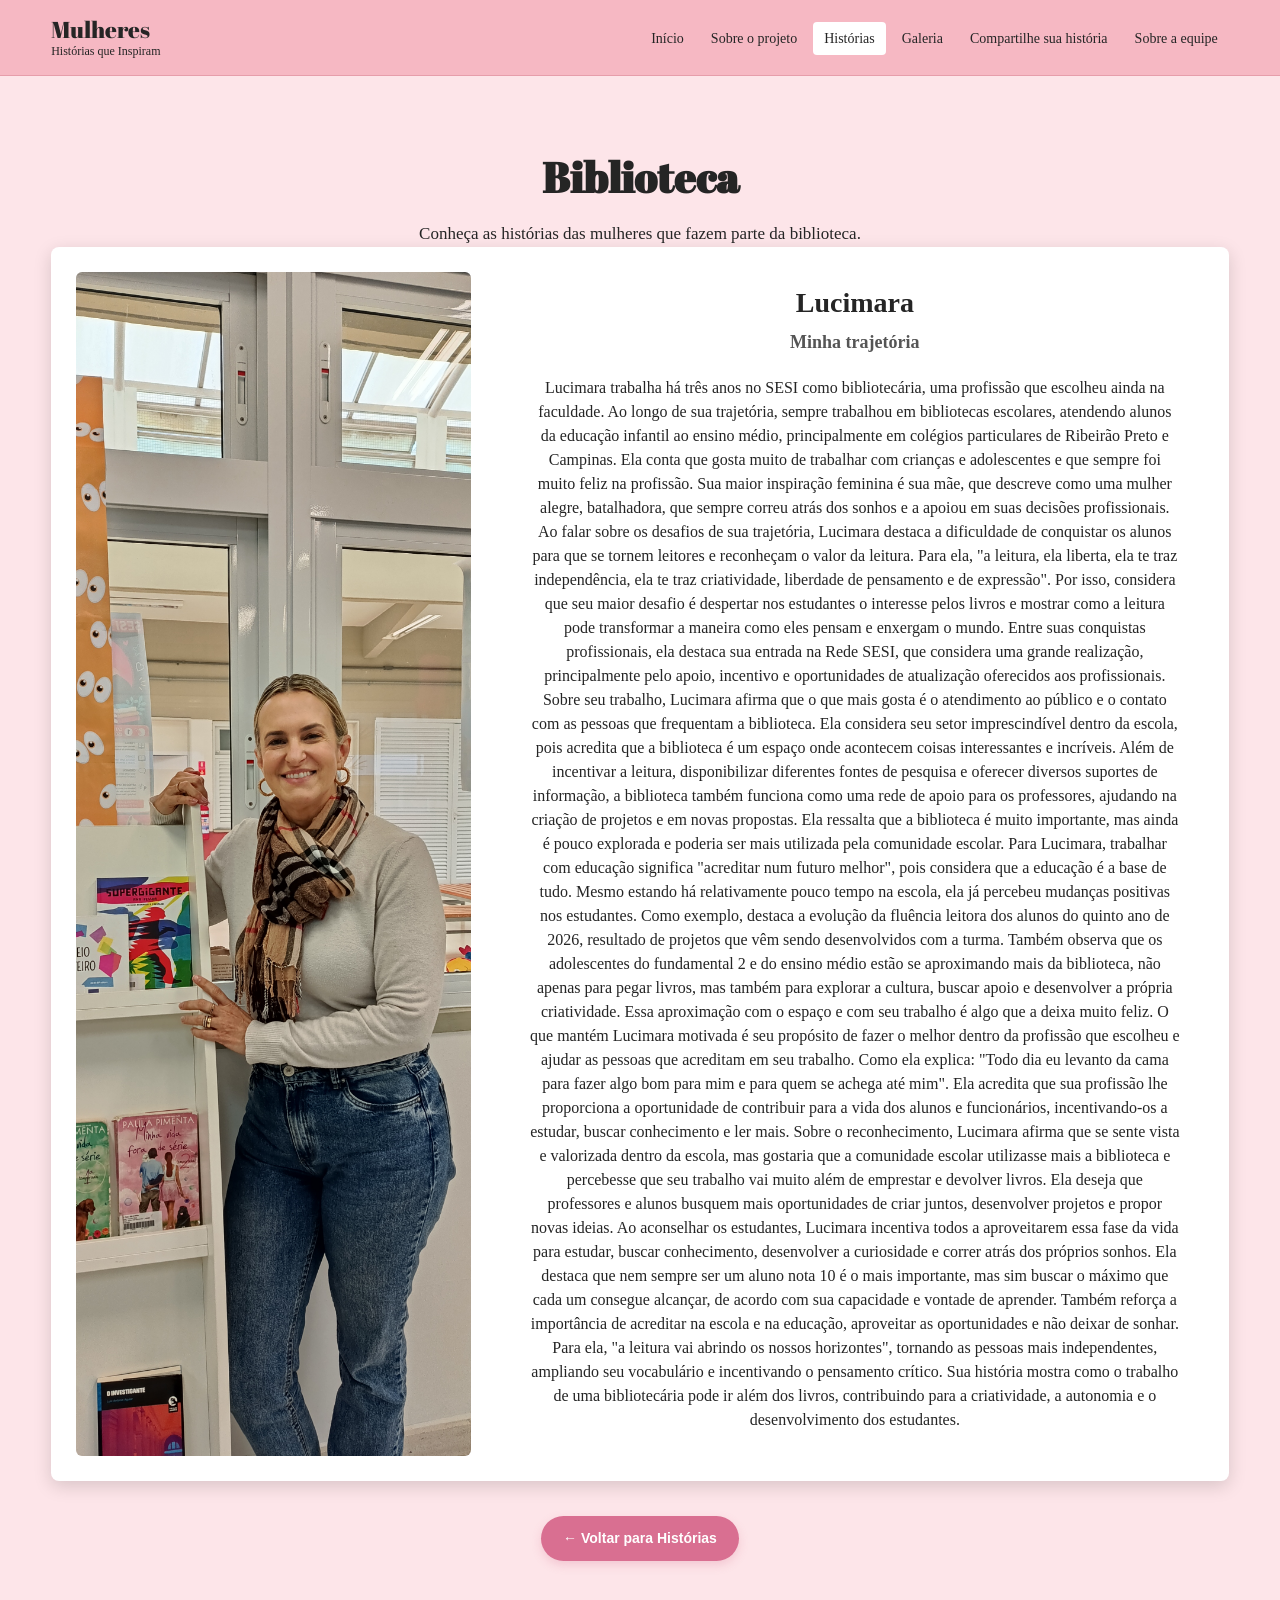
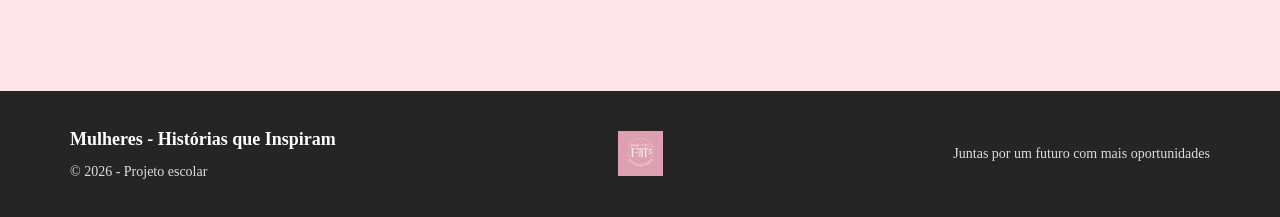
<file: pages/biblioteca.html>
<!DOCTYPE html>
<html lang="en">
<head>
    <meta charset="UTF-8">
    <meta name="viewport" content="width=device-width, initial-scale=1.0">
    <title>Histórias - biblioteca</title>
    <link rel="stylesheet" href="../css/biblioteca.css">
</head>
<body>
      <header>

        <div class="container navbar">

            <a href="../index.html" class="logo">
                Mulheres
                 <span>Histórias que Inspiram</span>
            </a>

            <nav>

                <ul class="nav-links">

                    <li>
                        <a href="../index.html">Início</a>
                    </li>

                    <li>
                        <a href="../pages/sobre.html">Sobre o projeto</a>
                    </li>

                    <li>
                        <a href="../pages/historias.html" class="ativo">Histórias</a>
                    </li>

                    <li>
                        <a href="../pages/galeria.html">Galeria</a>
                    </li>

                    <li>
                        <a href="../pages/compartilhe.html">Compartilhe sua história</a>
                    </li>

                    <li>
                        <a href="../pages/equipe.html">Sobre a equipe</a>
                    </li>

                </ul>

            </nav>

        </div>

    </header>


    <main>
   <section class="page-banner">

        <div class="container">


                    <h1 class="page-title">
                        Biblioteca
                    </h1>

                    <p>
                        Conheça as histórias das mulheres que fazem
                        parte da biblioteca.
                    </p>

                </div>


                <!-- HISTÓRIA 1 -->

                <div class="historia">

                    <div class="foto">

                        <img src="../img/lucimara (1).jpg"
                             alt="Foto de uma mulher da secretaria">

                    </div>


                    <div class="texto">

                        <h2>
                            Lucimara
                        </h2>

                        <h3>
                            Minha trajetória
                        </h3>

                        <p>
                        Lucimara trabalha há três anos no SESI como bibliotecária, uma profissão que escolheu ainda na faculdade. Ao longo de sua trajetória, sempre trabalhou em bibliotecas escolares, atendendo alunos da educação infantil ao ensino médio, principalmente em colégios particulares de Ribeirão Preto e Campinas. Ela conta que gosta muito de trabalhar com crianças e adolescentes e que sempre foi muito feliz na profissão. Sua maior inspiração feminina é sua mãe, que descreve como uma mulher alegre, batalhadora, que sempre correu atrás dos sonhos e a apoiou em suas decisões profissionais.
Ao falar sobre os desafios de sua trajetória, Lucimara destaca a dificuldade de conquistar os alunos para que se tornem leitores e reconheçam o valor da leitura. Para ela, "a leitura, ela liberta, ela te traz independência, ela te traz criatividade, liberdade de pensamento e de expressão". Por isso, considera que seu maior desafio é despertar nos estudantes o interesse pelos livros e mostrar como a leitura pode transformar a maneira como eles pensam e enxergam o mundo. Entre suas conquistas profissionais, ela destaca sua entrada na Rede SESI, que considera uma grande realização, principalmente pelo apoio, incentivo e oportunidades de atualização oferecidos aos profissionais.
Sobre seu trabalho, Lucimara afirma que o que mais gosta é o atendimento ao público e o contato com as pessoas que frequentam a biblioteca. Ela considera seu setor imprescindível dentro da escola, pois acredita que a biblioteca é um espaço onde acontecem coisas interessantes e incríveis. Além de incentivar a leitura, disponibilizar diferentes fontes de pesquisa e oferecer diversos suportes de informação, a biblioteca também funciona como uma rede de apoio para os professores, ajudando na criação de projetos e em novas propostas. Ela ressalta que a biblioteca é muito importante, mas ainda é pouco explorada e poderia ser mais utilizada pela comunidade escolar.
Para Lucimara, trabalhar com educação significa "acreditar num futuro melhor", pois considera que a educação é a base de tudo. Mesmo estando há relativamente pouco tempo na escola, ela já percebeu mudanças positivas nos estudantes. Como exemplo, destaca a evolução da fluência leitora dos alunos do quinto ano de 2026, resultado de projetos que vêm sendo desenvolvidos com a turma. Também observa que os adolescentes do fundamental 2 e do ensino médio estão se aproximando mais da biblioteca, não apenas para pegar livros, mas também para explorar a cultura, buscar apoio e desenvolver a própria criatividade. Essa aproximação com o espaço e com seu trabalho é algo que a deixa muito feliz.
O que mantém Lucimara motivada é seu propósito de fazer o melhor dentro da profissão que escolheu e ajudar as pessoas que acreditam em seu trabalho. Como ela explica: "Todo dia eu levanto da cama para fazer algo bom para mim e para quem se achega até mim". Ela acredita que sua profissão lhe proporciona a oportunidade de contribuir para a vida dos alunos e funcionários, incentivando-os a estudar, buscar conhecimento e ler mais. Sobre o reconhecimento, Lucimara afirma que se sente vista e valorizada dentro da escola, mas gostaria que a comunidade escolar utilizasse mais a biblioteca e percebesse que seu trabalho vai muito além de emprestar e devolver livros. Ela deseja que professores e alunos busquem mais oportunidades de criar juntos, desenvolver projetos e propor novas ideias.
Ao aconselhar os estudantes, Lucimara incentiva todos a aproveitarem essa fase da vida para estudar, buscar conhecimento, desenvolver a curiosidade e correr atrás dos próprios sonhos. Ela destaca que nem sempre ser um aluno nota 10 é o mais importante, mas sim buscar o máximo que cada um consegue alcançar, de acordo com sua capacidade e vontade de aprender. Também reforça a importância de acreditar na escola e na educação, aproveitar as oportunidades e não deixar de sonhar. Para ela, "a leitura vai abrindo os nossos horizontes", tornando as pessoas mais independentes, ampliando seu vocabulário e incentivando o pensamento crítico. Sua história mostra como o trabalho de uma bibliotecária pode ir além dos livros, contribuindo para a criatividade, a autonomia e o desenvolvimento dos estudantes.

                        </p>


                    </div>

                </div>

<a href="../pages/historias.html" class="btn-voltar">
    ← Voltar para Histórias
</a>

<div class="titulo">



        </section>

    </main>


   <footer class="footer">

    <div class="footer-container">

        <div class="footer-left">
            <h3>
                Mulheres - Histórias que Inspiram
            </h3>

            <p>
                © 2026 - Projeto escolar
            </p>
        </div>

        <div class="footer-logo">
            <img src="../img/logo.png" alt="Logo Mulheres - Histórias que Inspiram">
        </div>

        <div class="footer-right">
            <p>
                Juntas por um futuro com mais oportunidades
            </p>
        </div>

    </div>

</footer>
</body>
</html>
</file>
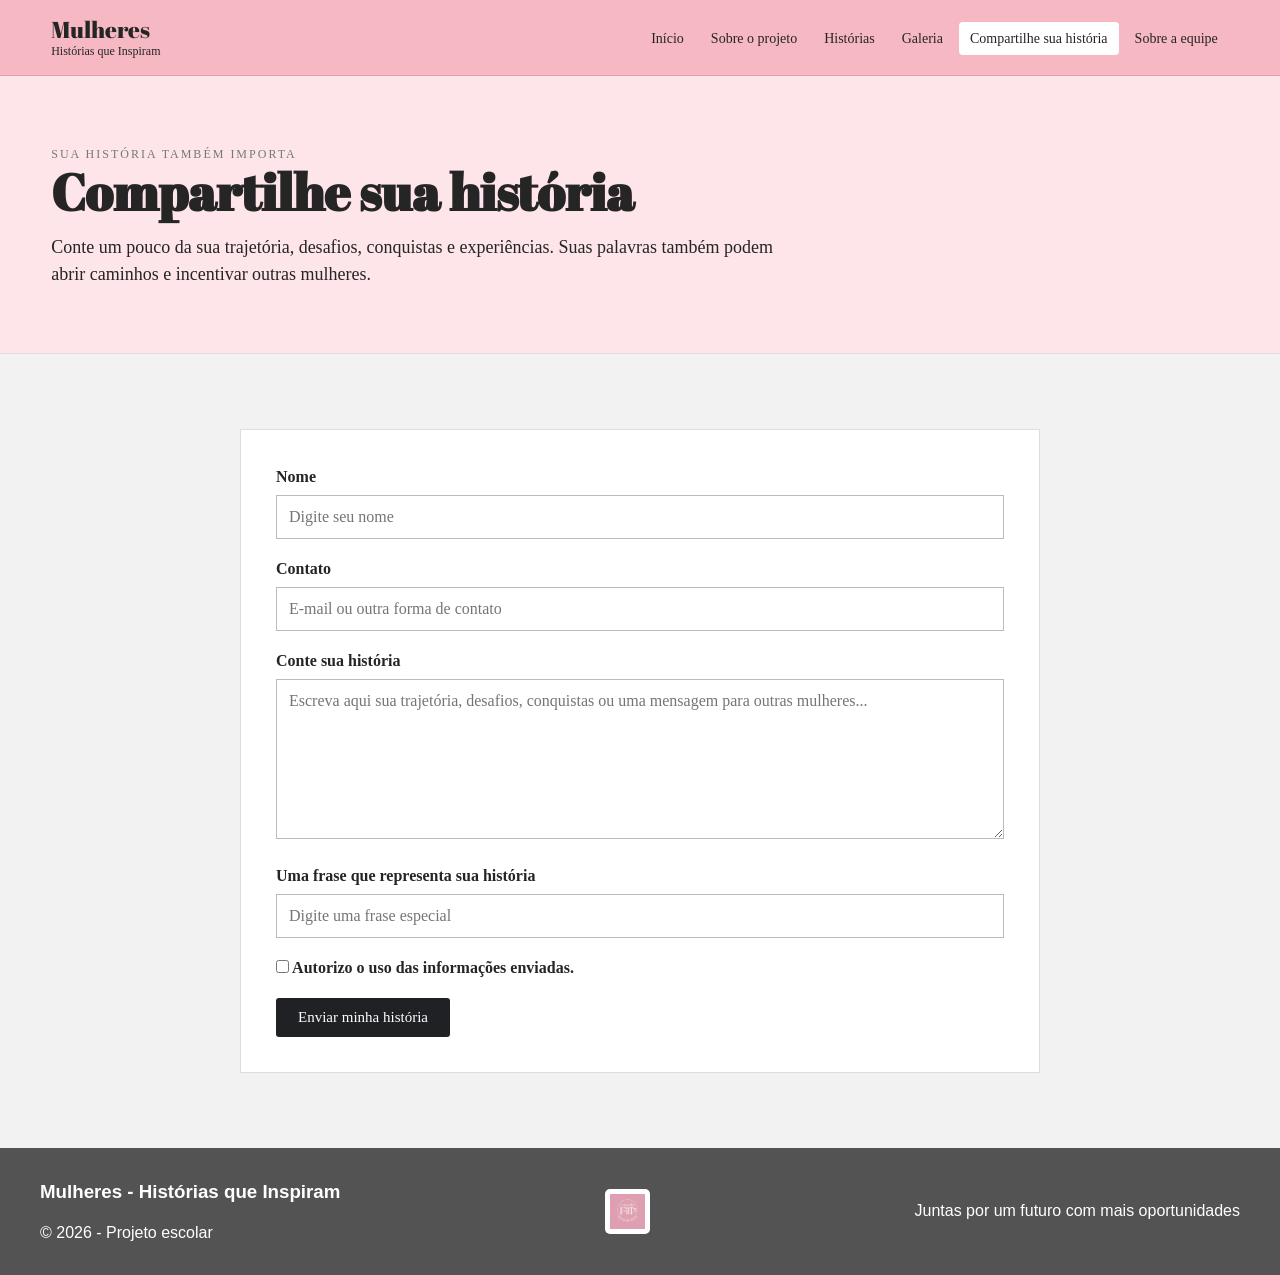
<file: pages/compartilhe.html>
<!DOCTYPE html>
<html lang="pt-BR">

<head>

    <meta charset="UTF-8">

    <meta name="viewport"
          content="width=device-width, initial-scale=1.0">

    <title>
        Compartilhe sua história |
        Mulheres: Histórias que Inspiram
    </title>

    <link rel="stylesheet" href="../style.css">

</head>


<body>

    <header>

        <div class="container navbar">

            <a href="../index.html" class="logo">

                Mulheres

                <span>
                    Histórias que Inspiram
                </span>

            </a>


            <nav>

                <ul class="nav-links">

                    <li>
                        <a href="../index.html">
                            Início
                        </a>
                    </li>

                    <li>
                        <a href="../pages/sobre.html">
                            Sobre o projeto
                        </a>
                    </li>

                    <li>
                        <a href="../pages/historias.html">
                            Histórias
                        </a>
                    </li>

                    <li>
                        <a href="../pages/galeria.html">
                            Galeria
                        </a>
                    </li>

                    <li>
                        <a href="../pages/compartilhe.html" class="ativo">
                            Compartilhe sua história
                        </a>
                    </li>

                    <li>
                        <a href="../pages/equipe.html">
                            Sobre a equipe
                        </a>
                    </li>

                </ul>

            </nav>

        </div>

    </header>


    <main>


        <!-- CABEÇALHO -->

        <section class="page-banner">

            <div class="container">

                <span class="section-label">
                    Sua história também importa
                </span>

                <h1 class="page-title">
                    Compartilhe sua história
                </h1>

                <p>
                    Conte um pouco da sua trajetória,
                    desafios, conquistas e experiências.
                    Suas palavras também podem abrir caminhos e 
                    incentivar outras mulheres.
                </p>

            </div>

        </section>


        <!-- FORMULÁRIO -->

        <section class="section section-cinza">

            <div class="container">

                <form class="formulario">


                    <div class="form-grupo">

                        <label for="nome">
                            Nome
                        </label>

                        <input
                            type="text"
                            id="nome"
                            name="nome"
                            placeholder="Digite seu nome"
                        >

                    </div>


                    <div class="form-grupo">

                        <label for="contato">
                            Contato
                        </label>

                        <input
                            type="text"
                            id="contato"
                            name="contato"
                            placeholder="E-mail ou outra forma de contato"
                        >

                    </div>


                    <div class="form-grupo">

                        <label for="historia">
                            Conte sua história
                        </label>

                        <textarea
                            id="historia"
                            name="historia"
                            placeholder="Escreva aqui sua trajetória, desafios, conquistas ou uma mensagem para outras mulheres..."
                        ></textarea>

                    </div>


                    <div class="form-grupo">

                        <label for="frase">
                            Uma frase que representa sua história
                        </label>

                        <input
                            type="text"
                            id="frase"
                            name="frase"
                            placeholder="Digite uma frase especial"
                        >

                    </div>


                    <div class="form-grupo">

                        <label>

                            <input
                                type="checkbox"
                                name="autorizacao"
                                style="width:auto"
                            >

                            Autorizo o uso das informações
                            enviadas.

                        </label>

                    </div>


                    <button
                        type="submit"
                        class="btn">

                        Enviar minha história

                    </button>


                </form>

            </div>

        </section>

    </main>


    <!-- RODAPÉ -->

   <footer class="footer">

    <div class="footer-container">

        <div class="footer-left">
            <h3>
                Mulheres - Histórias que Inspiram
            </h3>

            <p>
                © 2026 - Projeto escolar
            </p>
        </div>

        <div class="footer-logo">
            <img src="../img/logo.png" alt="Logo Mulheres - Histórias que Inspiram">
        </div>

        <div class="footer-right">
            <p>
                Juntas por um futuro com mais oportunidades
            </p>
        </div>

    </div>

</footer>

   


</body>

</html>
</file>
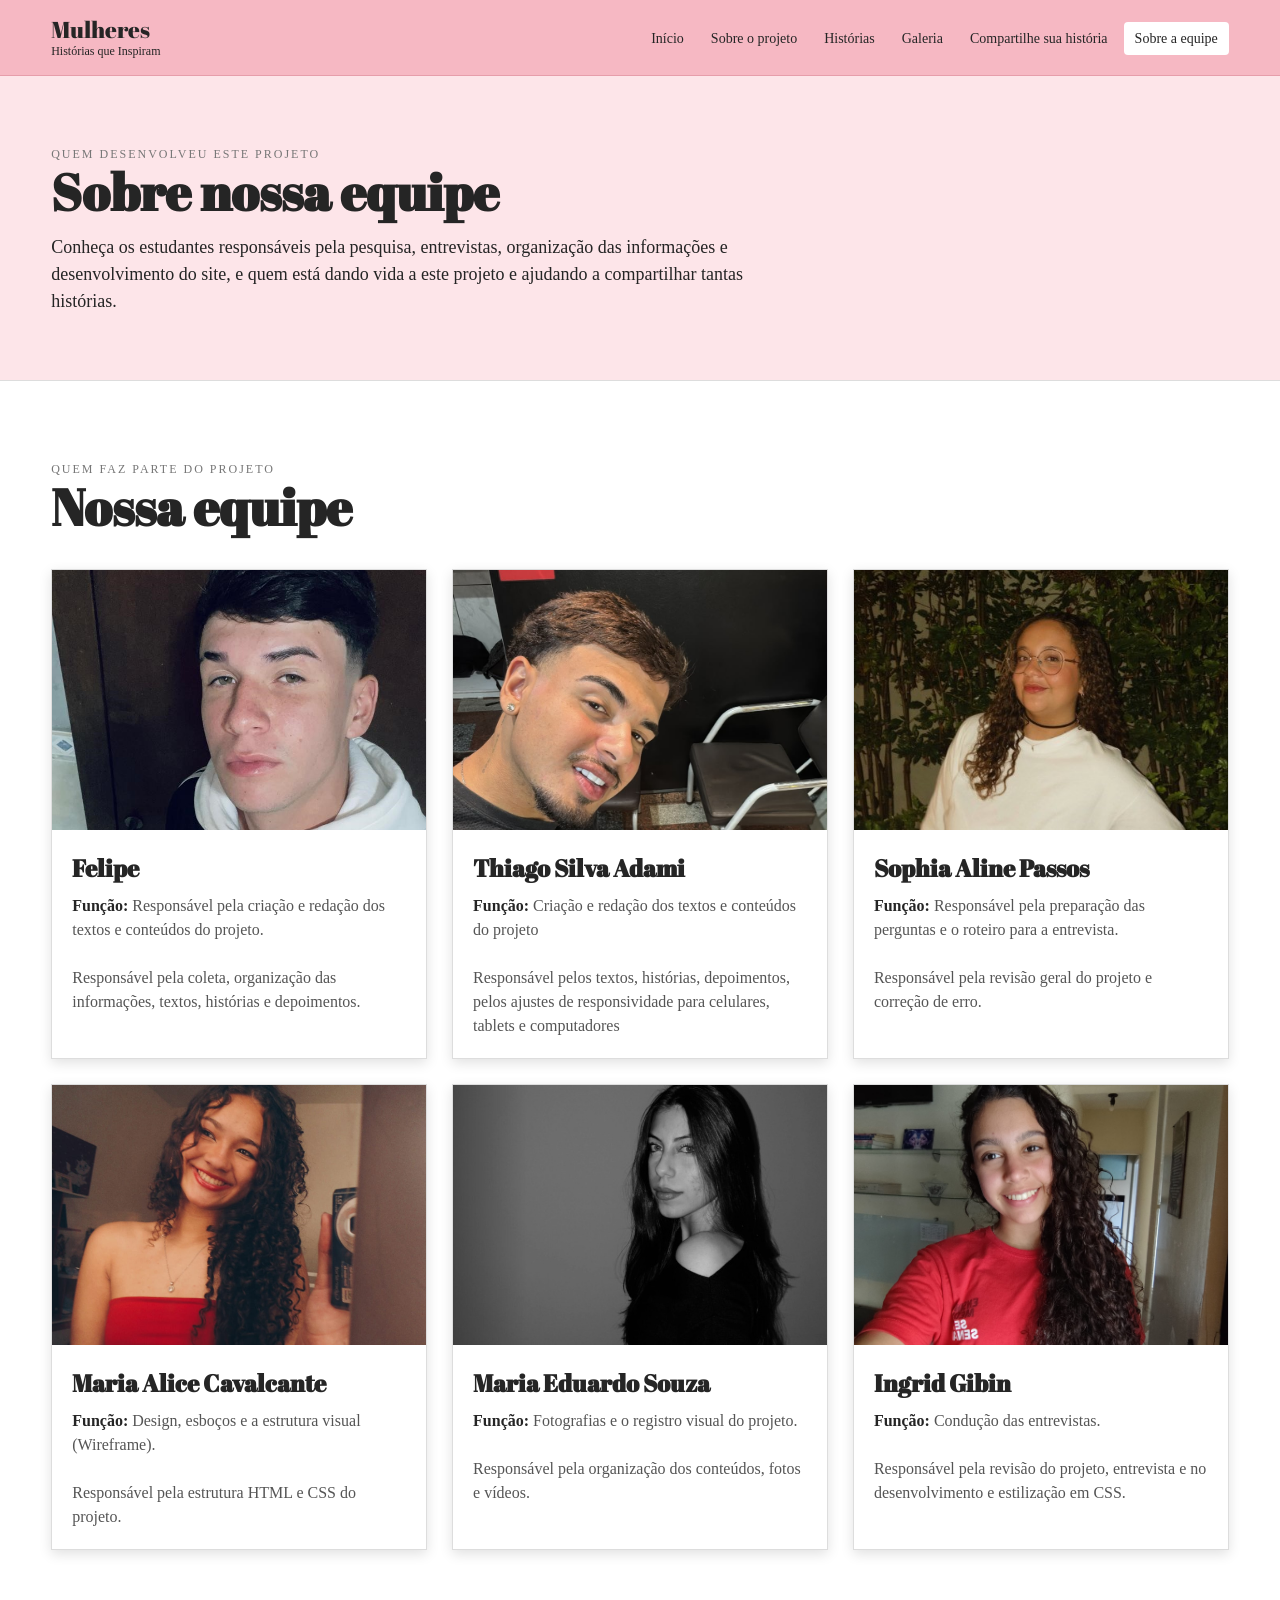
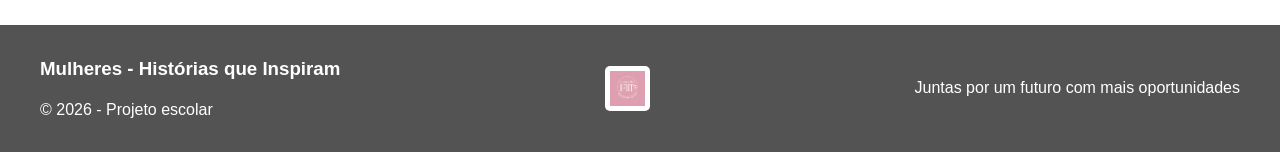
<file: pages/equipe.html>
<!DOCTYPE html>
<html lang="pt-BR">

<head>

    <meta charset="UTF-8">

    <meta name="viewport"
          content="width=device-width, initial-scale=1.0">

    <title>
        Sobre a Equipe | Mulheres: Histórias que Inspiram
    </title>

    <link rel="stylesheet" href="../style.css">



</head>


<body>


    <!-- CABEÇALHO -->

    <header>

        <div class="container navbar">


            <a href="../index.html" class="logo">

                Mulheres

                <span>
                    Histórias que Inspiram
                </span>

            </a>



            <nav>

                <ul class="nav-links">


                    <li>

                        <a href="../index.html">
                            Início
                        </a>

                    </li>


                    <li>

                        <a href="../pages/sobre.html">
                            Sobre o projeto
                        </a>

                    </li>


                    <li>

                        <a href="../pages/historias.html">
                            Histórias
                        </a>

                    </li>


                    <li>

                        <a href="../pages/galeria.html">
                            Galeria
                        </a>

                    </li>


                    <li>

                        <a href="../pages/compartilhe.html">
                            Compartilhe sua história
                        </a>

                    </li>


                    <li>

                        <a href="../pages/equipe.html" class="ativo">
                            Sobre a equipe
                        </a>

                    </li>


                </ul>

            </nav>


        </div>

    </header>

    <main>


        <!-- CABEÇALHO DA PÁGINA -->

        <section class="page-banner">

            <div class="container">


                <span class="section-label">

                    QUEM DESENVOLVEU ESTE PROJETO

                </span>


                <h1 class="page-title">

                    Sobre nossa equipe

                </h1>


                <p>

                    Conheça os estudantes responsáveis pela
                    pesquisa, entrevistas, organização das
                    informações e desenvolvimento do site, e quem está 
                    dando vida a este projeto e ajudando a compartilhar 
                    tantas histórias.

                </p>


            </div>

        </section>



        <!-- EQUIPE -->

        <section class="section">

            <div class="container">


                <div class="section-head">

                    <div>

                        <span class="section-label">

                            QUEM FAZ PARTE DO PROJETO

                        </span>


                        <h2>

                            Nossa equipe

                        </h2>

                    </div>


                </div>



                <div class="equipe-grid">


                    <!-- PESSOA 1-->

                    <article class="equipe-card">


                        <div class="foto">

                            <img
                                src="../img/felipe.jpeg"
                                alt="Foto de Felipe">

                        </div>


                        <div class="card-content">

                            <h3>
                                Felipe
                            </h3>


                            <p>

                                <strong>
                                    Função:
                                </strong>

                              Responsável pela criação e redação dos textos e conteúdos do projeto.

                            </p>


                            <br>


                            <p>

                                Responsável pela coleta, organização das informações, textos,
                                histórias e depoimentos.

                            </p>

                        </div>


                    </article>



                    <!--PESSOA 2-->

                    <article class="equipe-card">


                        <div class="foto">

                            <img
                                src="../img/thiago.jpeg"
                                alt="Foto do integrante da equipe">

                        </div>


                        <div class="card-content">

                            <h3>
                                Thiago Silva Adami
                            </h3>


                            <p>

                                <strong>
                                    Função:
                                </strong>

                                Criação e redação dos textos e conteúdos do projeto

                            </p>


                            <br>


                            <p>

                                Responsável pelos textos,
                                histórias, depoimentos, pelos ajustes de responsividade para celulares, 
                                tablets e computadores

                            </p>

                        </div>


                    </article>



                    <!-- PESSOA 3 -->

                    <article class="equipe-card">


                        <div class="foto">

                            <img
                                src="../img/sophia.jpeg"
                                alt="Foto do integrante da equipe">

                        </div>


                        <div class="card-content">

                            <h3>
                                Sophia Aline Passos
                            </h3>


                            <p>

                                <strong>
                                    Função: 
                                </strong>

                               Responsável pela preparação das perguntas e o roteiro para a entrevista.

                            </p>


                            <br>


                            <p>
                            Responsável pela revisão geral do projeto e correção de erro.

                            </p>

                        </div>


                    </article>



                    <!-- PESSOA 4 -->

                    <article class="equipe-card">


                        <div class="foto">

                            <img
                                src="../img/maria gata.jpeg"
                                alt="Foto do integrante da equipe">

                        </div>


                        <div class="card-content">

                            <h3>
                                Maria Alice Cavalcante
                            </h3>


                            <p>

                                <strong>
                                    Função:
                                </strong>

                                Design, esboços e a estrutura visual (Wireframe).

                            </p>


                            <br>


                            <p>

                                 Responsável pela estrutura
                                HTML e CSS do projeto.

                            </p>

                        </div>


                    </article>



                    <!-- PESSOA 5 -->

                    <article class="equipe-card">


                        <div class="foto">

                            <img
                                src="../img/maria e.jpeg"
                                alt="Foto do integrante da equipe">

                        </div>


                        <div class="card-content">

                            <h3>
                                Maria Eduardo Souza
                            </h3>


                            <p>

                                <strong>
                                    Função:
                                </strong>

                                Fotografias e o registro visual do projeto.

                            </p>


                            <br>


                            <p>

                                Responsável pela organização
                                dos conteúdos, fotos e vídeos.

                            </p>

                        </div>


                    </article>



                    <!-- PESSOA 6 -->

                    <article class="equipe-card">


                        <div class="foto">

                            <img
                                src="../img/ingrid.jpeg"
                                alt="Foto do integrante da equipe">

                        </div>


                        <div class="card-content">

                            <h3>
                                Ingrid Gibin
                            </h3>


                            <p>

                                <strong>
                                    Função:
                                </strong>

                                Condução das entrevistas.

                            </p>


                            <br>


                            <p>

                                Responsável pela revisão
                                do projeto, entrevista e no desenvolvimento e estilização em CSS.

                            </p>

                        </div>


                    </article>


                </div>


            </div>

        </section>



    <!-- RODAPÉ -->

   <footer class="footer">

    <div class="footer-container">

        <div class="footer-left">
            <h3>
                Mulheres - Histórias que Inspiram
            </h3>

            <p>
                © 2026 - Projeto escolar
            </p>
        </div>

        <div class="footer-logo">
            <img src="../img/logo.png" alt="Logo Mulheres - Histórias que Inspiram">
        </div>

        <div class="footer-right">
            <p>
                Juntas por um futuro com mais oportunidades
            </p>
        </div>

    </div>

</footer>
</body>

</html>
</file>
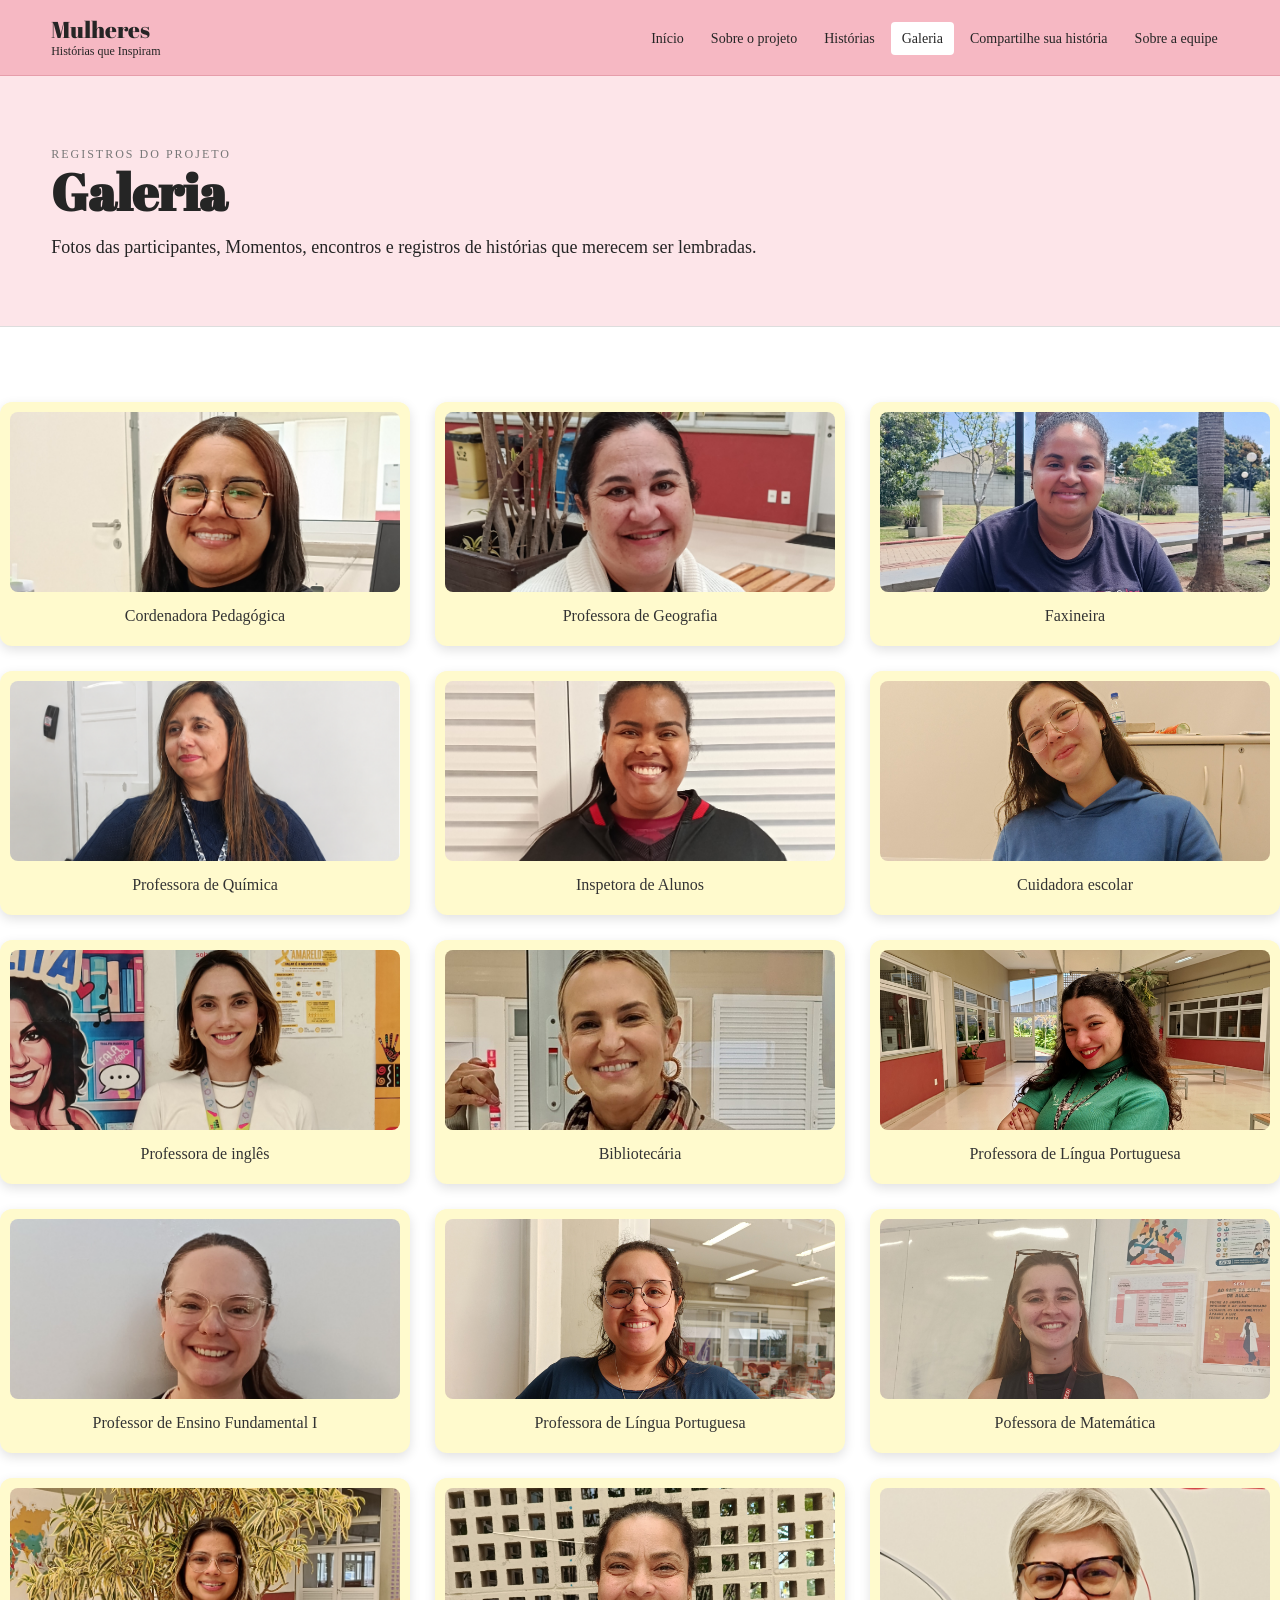
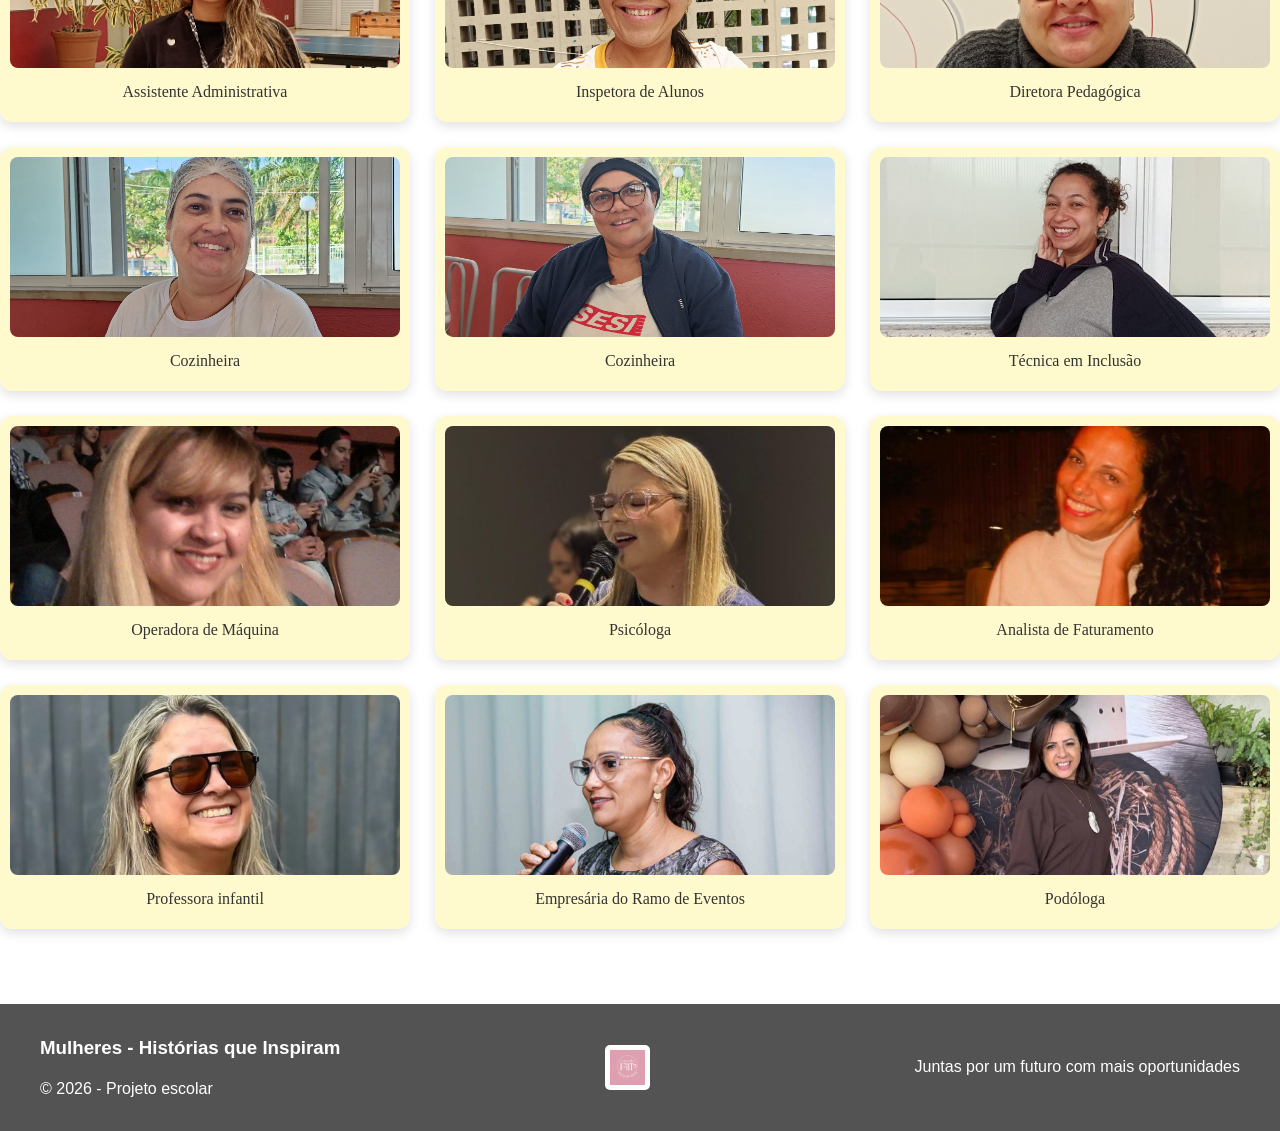
<file: pages/galeria.html>
<!DOCTYPE html>
<html lang="pt-BR">

<head>

    <meta charset="UTF-8">

    <meta name="viewport"
          content="width=device-width, initial-scale=1.0">

    <title>
        Galeria | Mulheres: Histórias que Inspiram
    </title>

    <link rel="stylesheet" href="../style.css">

</head>


<body>


    <header>

        <div class="container navbar">

            <a href="../index.html" class="logo">

                Mulheres

                <span>
                    Histórias que Inspiram
                </span>

            </a>


            <nav>

                <ul class="nav-links">

                    <li>
                        <a href="../index.html">
                            Início
                        </a>
                    </li>

                    <li>
                        <a href="../pages/sobre.html">
                            Sobre o projeto
                        </a>
                    </li>

                    <li>
                        <a href="../pages/historias.html">
                            Histórias
                        </a>
                    </li>

                    <li>
                        <a href="../pages/galeria.html" class="ativo">
                            Galeria
                        </a>
                    </li>

                    <li>
                        <a href="../pages/compartilhe.html">
                            Compartilhe sua história
                        </a>
                    </li>

                    <li>
                        <a href="../pages/equipe.html">
                            Sobre a equipe
                        </a>
                    </li>

                </ul>

            </nav>

        </div>

    </header>


    <main>


        <!-- TÍTULO -->

        <section class="page-banner">

            <div class="container">

                <span class="section-label">
                    Registros do projeto
                </span>

                <h1 class="page-title">
                    Galeria
                </h1>

                <p>
                    Fotos das participantes, Momentos, encontros e 
                    registros de histórias que merecem ser lembradas.
                </p>


            </div>

        </section>


        <!-- GALERIA -->

        <section class="section">

          <div class="galeria">

    <figure class="galeria-item">

        <img src="../img/carla 2.jpg"
             alt="Participante do setor de Gestão">

        <figcaption>
            Cordenadora Pedagógica
        </figcaption>

    </figure>


    <figure class="galeria-item">

        <img src="../img/Edna.jpg"
             alt="Participante do setor de Secretaria">

        <figcaption>
            Professora de Geografia
        </figcaption>

    </figure>


    <figure class="galeria-item">

        <img src="../img/eliane.jpg"
             alt="Participante do setor de Atendimento">

        <figcaption>
           Faxineira
        </figcaption>

    </figure>


    <figure class="galeria-item">

        <img src="../img/flavienne.png"
             alt="Participante do setor de Administração">

        <figcaption>
            Professora de Química
        </figcaption>

    </figure>


    <figure class="galeria-item">

        <img src="../img/gabi.jpg"
             alt="Participante do setor de Limpeza">

        <figcaption>
            Inspetora de Alunos
        </figcaption>

    </figure>


    <figure class="galeria-item">

        <img src="../img/isabela.jpg"
             alt="Participante do setor de Alimentação">

        <figcaption>
            Cuidadora escolar
        </figcaption>

    </figure>


     <figure class="galeria-item">

        <img src="../img/Isadora.jpg"
             alt="Participante do setor de Alimentação">

             
        <figcaption>
            Professora  de inglês
        </figcaption>

    </figure>

     <figure class="galeria-item">

        <img src="../img/lucimara.jpg"
             alt="Participante do setor de Alimentação">

        <figcaption>
            Bibliotecária
        </figcaption>

    </figure>
     <figure class="galeria-item">

        <img src="../img/paloma.jpg"
             alt="Participante do setor de Alimentação">

        <figcaption>
            Professora de Língua Portuguesa
        </figcaption>

    </figure>
     <figure class="galeria-item">

        <img src="../img/MILENA.jpg"
             alt="Participante do setor de Alimentação">

        <figcaption>
            Professor de Ensino Fundamental I
        </figcaption>

    </figure>
     <figure class="galeria-item">

        <img src="../img/Raysa.jpg"
             alt="Participante do setor de Alimentação">

        <figcaption>
            Professora de Língua Portuguesa
        </figcaption>

    </figure>
     <figure class="galeria-item">

        <img src="../img/thalita.jpg"
             alt="Participante do setor de Alimentação">

        <figcaption>
            Pofessora de Matemática
        </figcaption>

    </figure>
     <figure class="galeria-item">

        <img src="../img/thayanne.jpg"
             alt="Participante do setor de Alimentação">

        <figcaption>
            Assistente Administrativa
        </figcaption>

    </figure>
     <figure class="galeria-item">

        <img src="../img/tia fabi.jpg"
             alt="Participante do setor de Alimentação">

        <figcaption>
            Inspetora de Alunos
        </figcaption>

    </figure>
     <figure class="galeria-item">

        <img src="../img/valeria arrumada.jpg"
             alt="Participante do setor de Alimentação">

        <figcaption>
            Diretora Pedagógica
        </figcaption>

    </figure>
     <figure class="galeria-item">

        <img src="../img/aline.jpg"
             alt="Participante do setor de Alimentação">

        <figcaption>
            Cozinheira
        </figcaption>

    </figure>

      </figure>
     <figure class="galeria-item">

        <img src="../img/sirlei.jpg"
             alt="Participante do setor de Alimentação">

        <figcaption>
            Cozinheira
        </figcaption>

    </figure>

     </figure>
     <figure class="galeria-item">

        <img src="../img/luisa.jpg"
             alt="Participante do setor de Alimentação">

        <figcaption>
            Técnica em Inclusão
        </figcaption>

         </figure>

     </figure>
     <figure class="galeria-item">

        <img src="../img/joelma 2.jpg"
             alt="Participante do setor de Alimentação">

        <figcaption>
             Operadora de Máquina
        </figcaption>

         </figure>

     </figure>
     <figure class="galeria-item">

        <img src="../img/renatta.jpg"
             alt="Participante do setor de Alimentação">

        <figcaption>
            Psicóloga
        </figcaption>

         </figure>

     </figure>
     <figure class="galeria-item">

        <img src="../img/priscila.jfif"
             alt="Participante do setor de Alimentação">

        <figcaption>
            Analista de Faturamento
        </figcaption>


    </figure>
     </figure>
     <figure class="galeria-item">

        <img src="../img/patricia.jpg"
             alt="Participante do setor de Alimentação">

        <figcaption>
            Professora infantil
        </figcaption>

    </figure>
    
     </figure>
     <figure class="galeria-item">

        <img src="../img/arlete.jpg"
             alt="Participante do setor de Alimentação">

        <figcaption>
            Empresária do Ramo de Eventos
        </figcaption>

    </figure>

     </figure>
     <figure class="galeria-item">

        <img src="../img/ana.jpg"
             alt="Participante do setor de Alimentação">

        <figcaption>
            Podóloga
        </figcaption>

    </figure>

</div>

                

            </div>

        </section>

    </main>



    <!-- RODAPÉ -->
<footer class="footer">

    <div class="footer-container">

        <div class="footer-left">
            <h3>
                Mulheres - Histórias que Inspiram
            </h3>

            <p>
                © 2026 - Projeto escolar
            </p>
        </div>

        <div class="footer-logo">
            <img src="../img/logo.png" alt="Logo Mulheres - Histórias que Inspiram">
        </div>

        <div class="footer-right">
            <p>
                Juntas por um futuro com mais oportunidades
            </p>
        </div>

    </div>

</footer>
</body>

</html>
</file>
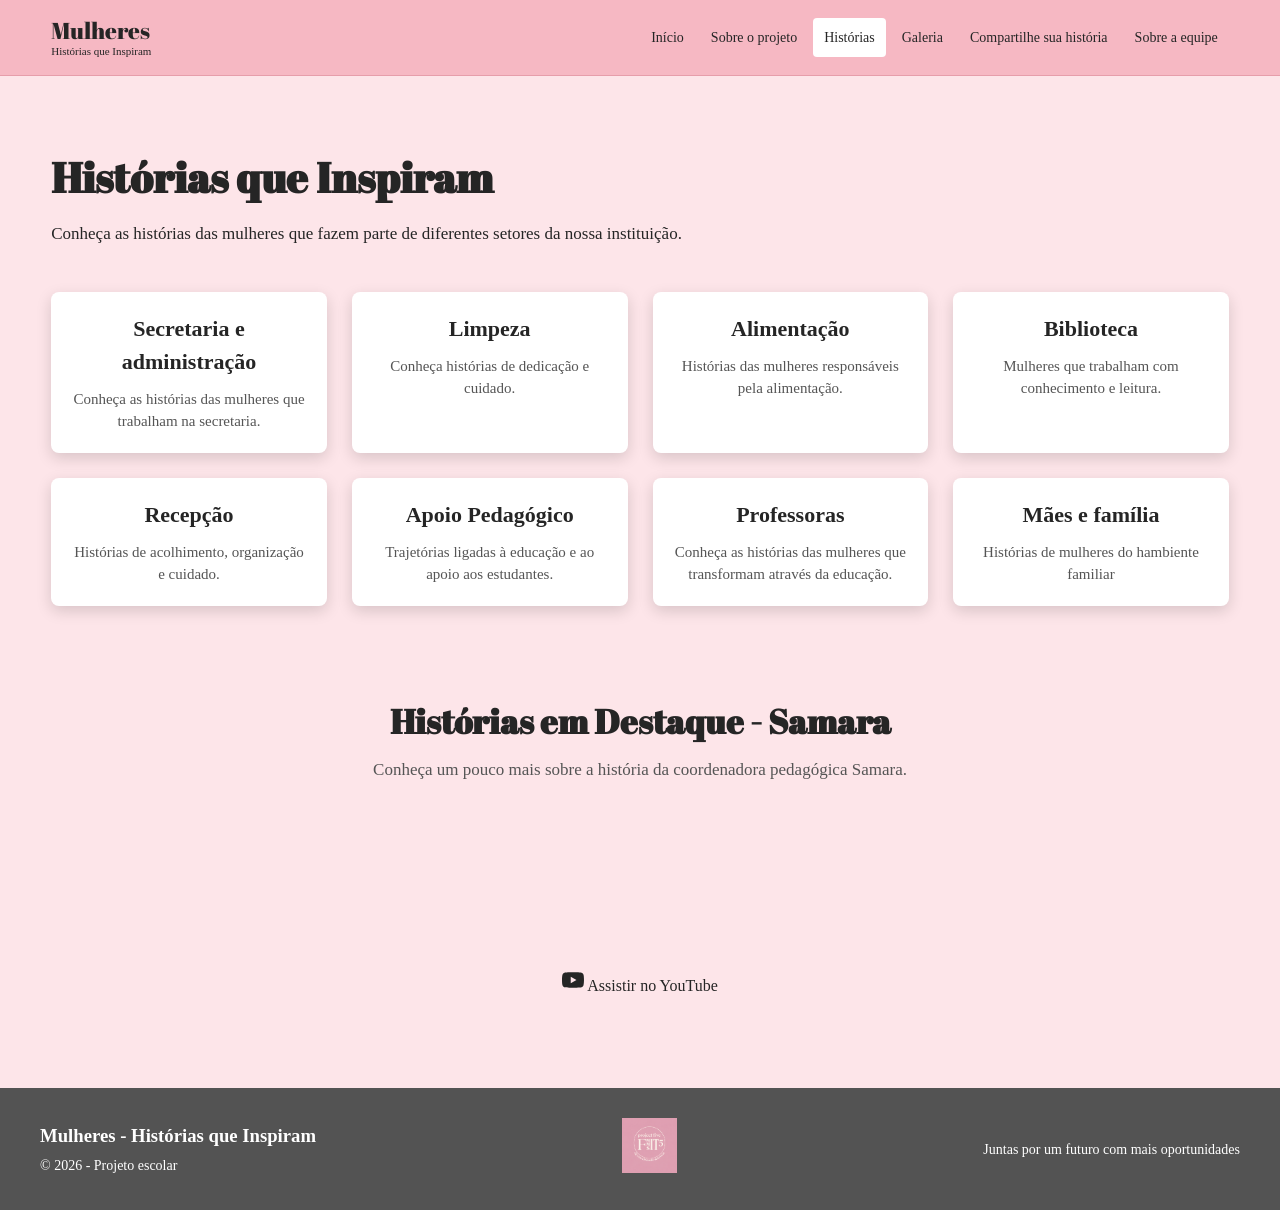
<file: pages/historias.html>
<!DOCTYPE html>

<html lang="pt-BR">

<head>
    <meta charset="UTF-8">
    <meta name="viewport" content="width=device-width, initial-scale=1.0">

<title>
    Histórias | Mulheres: Histórias que Inspiram
</title>

<link rel="stylesheet" href="../css/style.css">

</head>

<body>

<header>
    <div class="container navbar">

        <a href="../index.html" class="logo">
            Mulheres
            <span>Histórias que Inspiram</span>
        </a>

        <nav>
            <ul class="nav-links">

                <li>
                    <a href="../index.html">
                        Início
                    </a>
                </li>

                <li>
                    <a href="../pages/sobre.html">
                        Sobre o projeto
                    </a>
                </li>

                <li>
                    <a href="../pages/historias.html" class="ativo">
                        Histórias
                    </a>
                </li>

                <li>
                    <a href="../pages/galeria.html">
                        Galeria
                    </a>
                </li>

                <li>
                    <a href="../pages/compartilhe.html">
                        Compartilhe sua história
                    </a>
                </li>

                <li>
                    <a href="../pages/equipe.html">
                        Sobre a equipe
                    </a>
                </li>

            </ul>
        </nav>

    </div>
</header>
  

    <main>

        <section class="historias">

            <div class="container">

                <div class="titulo">

                    <h1>
                        Histórias que Inspiram
                    </h1>

                    <p>
                        Conheça as histórias das mulheres que fazem parte
                        de diferentes setores da nossa instituição.
                    </p>

                </div>


                <div class="setores">


                    <!-- SECRETARIA -->

                    <a href="../pages/secretaria.html" class="setor-card">


                        <h2>
                            Secretaria e administração
                        </h2>

                        <p>
                            Conheça as histórias das mulheres
                            que trabalham na secretaria.
                        </p>

                    </a>


                    <!-- LIMPEZA -->

                    <a href="../pages/limpeza.html" class="setor-card">

                        <h2>
                            Limpeza
                        </h2>

                        <p>
                            Conheça histórias de dedicação
                            e cuidado.
                        </p>

                    </a>


                    <!-- ALIMENTAÇÃO -->

                    <a href="../pages/alimentacao.html" class="setor-card">

                        <h2>
                            Alimentação
                        </h2>

                        <p>
                            Histórias das mulheres responsáveis
                            pela alimentação.
                        </p>

                    </a>


                    <!-- BIBLIOTECA -->

                    <a href="../pages/biblioteca.html" class="setor-card">


                        <h2>
                            Biblioteca
                        </h2>

                        <p>
                            Mulheres que trabalham com
                            conhecimento e leitura.
                        </p>

                    </a>


                    <!-- RECEPÇÃO -->

                    <a href="../pages/recepcao.html" class="setor-card">


                        <h2>
                            Recepção 
                        </h2>

                        <p>
                            Histórias de acolhimento,
                            organização e cuidado.
                        </p>

                    </a>


                    <!-- APOIO PEDAGÓGICO -->

                    <a href="../pages/apoio.html" class="setor-card">


                        <h2>
                            Apoio Pedagógico
                        </h2>

                        <p>
                            Trajetórias ligadas à educação
                            e ao apoio aos estudantes.
                        </p>

                    </a>


                    <!-- PROFESSORAS -->

                    <a href="../pages/professores.html" class="setor-card">

                        <h2>
                            Professoras
                        </h2>

                        <p>
                            Conheça as histórias das mulheres
                            que transformam através da educação.
                        </p>

                    </a>

                    
                    <!-- MÃES -->

                    <a href="../pages/maes.html" class="setor-card">

                        <h2>
                            Mães e família
                        </h2>

                        <p>
                            Histórias de mulheres do hambiente familiar 
                        </p>

                    </a>


                </div>

            </div>
<!-- VÍDEO -->
<div class="video-section">

    <h2>Histórias em Destaque - Samara</h2>

    <p>
        Conheça um pouco mais sobre a história da coordenadora pedagógica Samara.
    </p>

<!-- Player Responsivo com Capa/Embed do YouTube -->
<div class="video-container">
    <iframe 
        src="https://www.youtube.com/embed/gtSkjWSg9F8" 
        title="Entrevista Completa com Samara" 
        frameborder="0" 
        allow="accelerometer; autoplay; clipboard-write; encrypted-media; gyroscope; picture-in-picture; web-share" 
        allowfullscreen>
    </iframe>
</div>

<!-- Botão de Acesso Direto -->
<div class="video-btn-wrapper">
    <a href="https://youtu.be/gtSkjWSg9F8" target="_blank" rel="noopener noreferrer" class="btn-youtube">
        <svg class="youtube-icon" viewBox="0 0 24 24" width="22" height="22" fill="currentColor">
            <path d="M23.498 6.186a3.016 3.016 0 0 0-2.122-2.136C19.505 3.545 12 3.545 12 3.545s-7.505 0-9.377.505A3.017 3.017 0 0 0 .502 6.186C0 8.07 0 12 0 12s0 3.93.502 5.814a3.016 3.016 0 0 0 2.122 2.136c1.871.505 9.376.505 9.376.505s7.505 0 9.377-.505a3.015 3.015 0 0 0 2.122-2.136C24 15.93 24 12 24 12s0-3.93-.502-5.814zM9.545 15.568V8.432L15.818 12l-6.273 3.568z"/>
        </svg>
        <span>Assistir no YouTube</span>
    </a>
</div>

</div>

        </section>

    </main>


   <footer class="footer">

    <div class="footer-container">

        <div class="footer-left">
            <h3>
                Mulheres - Histórias que Inspiram
            </h3>

            <p>
                © 2026 - Projeto escolar
            </p>
        </div>

        <div class="footer-logo">
            <img src="../img/logo.png" alt="Logo Mulheres - Histórias que Inspiram">
        </div>

        <div class="footer-right">
            <p>
                Juntas por um futuro com mais oportunidades
            </p>
        </div>

    </div>

</footer>
    
</body>

</html>
</file>
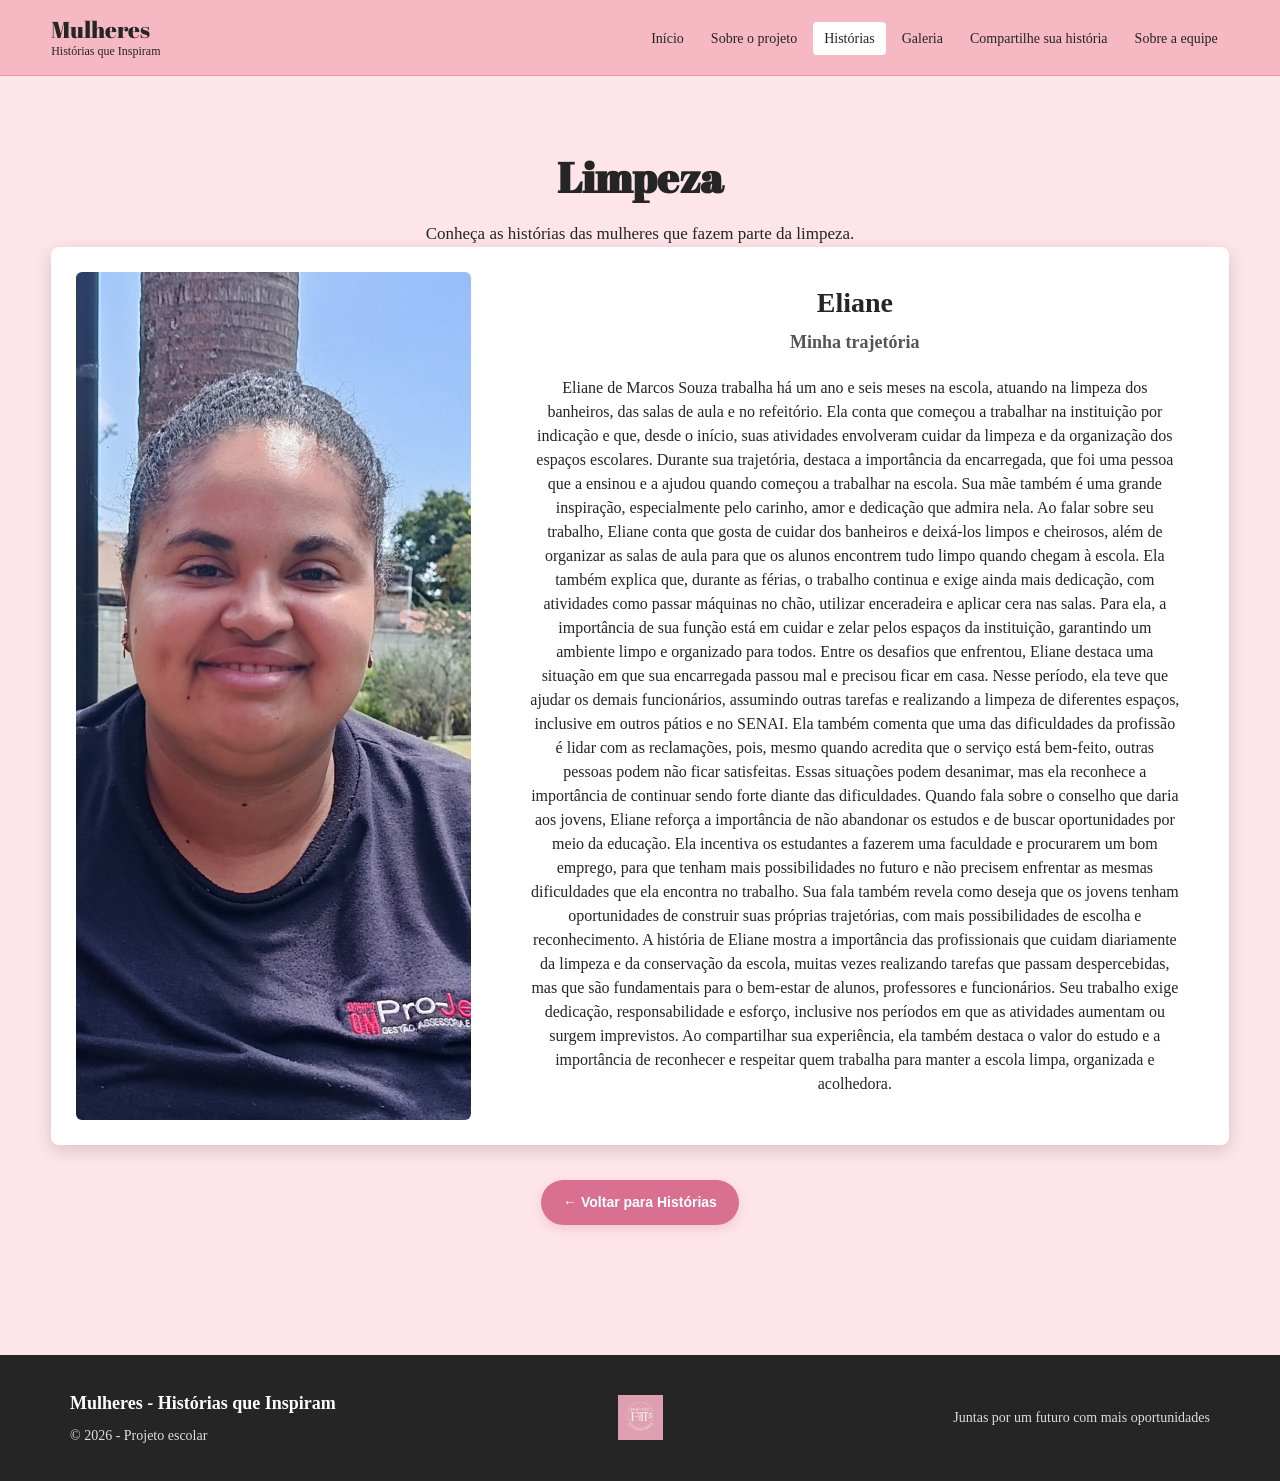
<file: pages/limpeza.html>
<!DOCTYPE html>
<html lang="en">
<head>
    <meta charset="UTF-8">
    <meta name="viewport" content="width=device-width, initial-scale=1.0">
    <title>Histórias - limpeza</title>
    <link rel="stylesheet" href="../css/limpeza.css">
</head>
<body>
       <header>

        <div class="container navbar">

            <a href="../index.html" class="logo">
                Mulheres
                 <span>Histórias que Inspiram</span>
            </a>

            <nav>

                <ul class="nav-links">

                    <li>
                        <a href="../index.html">Início</a>
                    </li>

                    <li>
                        <a href="../pages/sobre.html">Sobre o projeto</a>
                    </li>

                    <li>
                        <a href="../pages/historias.html" class="ativo">Histórias</a>
                    </li>

                    <li>
                        <a href="../pages/galeria.html">Galeria</a>
                    </li>

                    <li>
                        <a href="../pages/compartilhe.html">Compartilhe sua história</a>
                    </li>

                    <li>
                        <a href="../pages/equipe.html">Sobre a equipe</a>
                    </li>

                </ul>

            </nav>

        </div>

    </header>


    <main>

       <section class="page-banner">

        <div class="container">


                    <h1 class="page-title">
                        Limpeza
                    </h1>

                    <p>
                        Conheça as histórias das mulheres que fazem
                        parte da limpeza.
                    </p>

                </div>

<section>
                <!-- HISTÓRIA 1 -->

                <div class="historia">

                    <div class="foto">

                        <img src="../img/eliane.jpg"
                             alt="Foto de uma mulher da secretaria">

                    </div>


                    <div class="texto">

                        <h2>
                        Eliane
                        </h2>

                        <h3>
                            Minha trajetória
                        </h3>

                        <p>
                      Eliane de Marcos Souza trabalha há um ano e seis meses na escola, atuando na limpeza dos banheiros, das salas de aula e no refeitório. Ela conta que começou a trabalhar na instituição por indicação e que, desde o início, suas atividades envolveram cuidar da limpeza e da organização dos espaços escolares. Durante sua trajetória, destaca a importância da encarregada, que foi uma pessoa que a ensinou e a ajudou quando começou a trabalhar na escola. Sua mãe também é uma grande inspiração, especialmente pelo carinho, amor e dedicação que admira nela.
Ao falar sobre seu trabalho, Eliane conta que gosta de cuidar dos banheiros e deixá-los limpos e cheirosos, além de organizar as salas de aula para que os alunos encontrem tudo limpo quando chegam à escola. Ela também explica que, durante as férias, o trabalho continua e exige ainda mais dedicação, com atividades como passar máquinas no chão, utilizar enceradeira e aplicar cera nas salas. Para ela, a importância de sua função está em cuidar e zelar pelos espaços da instituição, garantindo um ambiente limpo e organizado para todos.
Entre os desafios que enfrentou, Eliane destaca uma situação em que sua encarregada passou mal e precisou ficar em casa. Nesse período, ela teve que ajudar os demais funcionários, assumindo outras tarefas e realizando a limpeza de diferentes espaços, inclusive em outros pátios e no SENAI. Ela também comenta que uma das dificuldades da profissão é lidar com as reclamações, pois, mesmo quando acredita que o serviço está bem-feito, outras pessoas podem não ficar satisfeitas. Essas situações podem desanimar, mas ela reconhece a importância de continuar sendo forte diante das dificuldades.
Quando fala sobre o conselho que daria aos jovens, Eliane reforça a importância de não abandonar os estudos e de buscar oportunidades por meio da educação. Ela incentiva os estudantes a fazerem uma faculdade e procurarem um bom emprego, para que tenham mais possibilidades no futuro e não precisem enfrentar as mesmas dificuldades que ela encontra no trabalho. Sua fala também revela como deseja que os jovens tenham oportunidades de construir suas próprias trajetórias, com mais possibilidades de escolha e reconhecimento.
A história de Eliane mostra a importância das profissionais que cuidam diariamente da limpeza e da conservação da escola, muitas vezes realizando tarefas que passam despercebidas, mas que são fundamentais para o bem-estar de alunos, professores e funcionários. Seu trabalho exige dedicação, responsabilidade e esforço, inclusive nos períodos em que as atividades aumentam ou surgem imprevistos. Ao compartilhar sua experiência, ela também destaca o valor do estudo e a importância de reconhecer e respeitar quem trabalha para manter a escola limpa, organizada e acolhedora.

                        </p>


                    </div>

                </div>

<a href="../pages/historias.html" class="btn-voltar">
    ← Voltar para Histórias
</a>

<div class="titulo">

        </section>

    </main>


    <footer class="footer">

    <div class="footer-container">

        <div class="footer-left">
            <h3>
                Mulheres - Histórias que Inspiram
            </h3>

            <p>
                © 2026 - Projeto escolar
            </p>
        </div>

        <div class="footer-logo">
            <img src="../img/logo.png" alt="Logo Mulheres - Histórias que Inspiram">
        </div>

        <div class="footer-right">
            <p>
                Juntas por um futuro com mais oportunidades
            </p>
        </div>

    </div>

</footer>
</body>
</html>
</file>
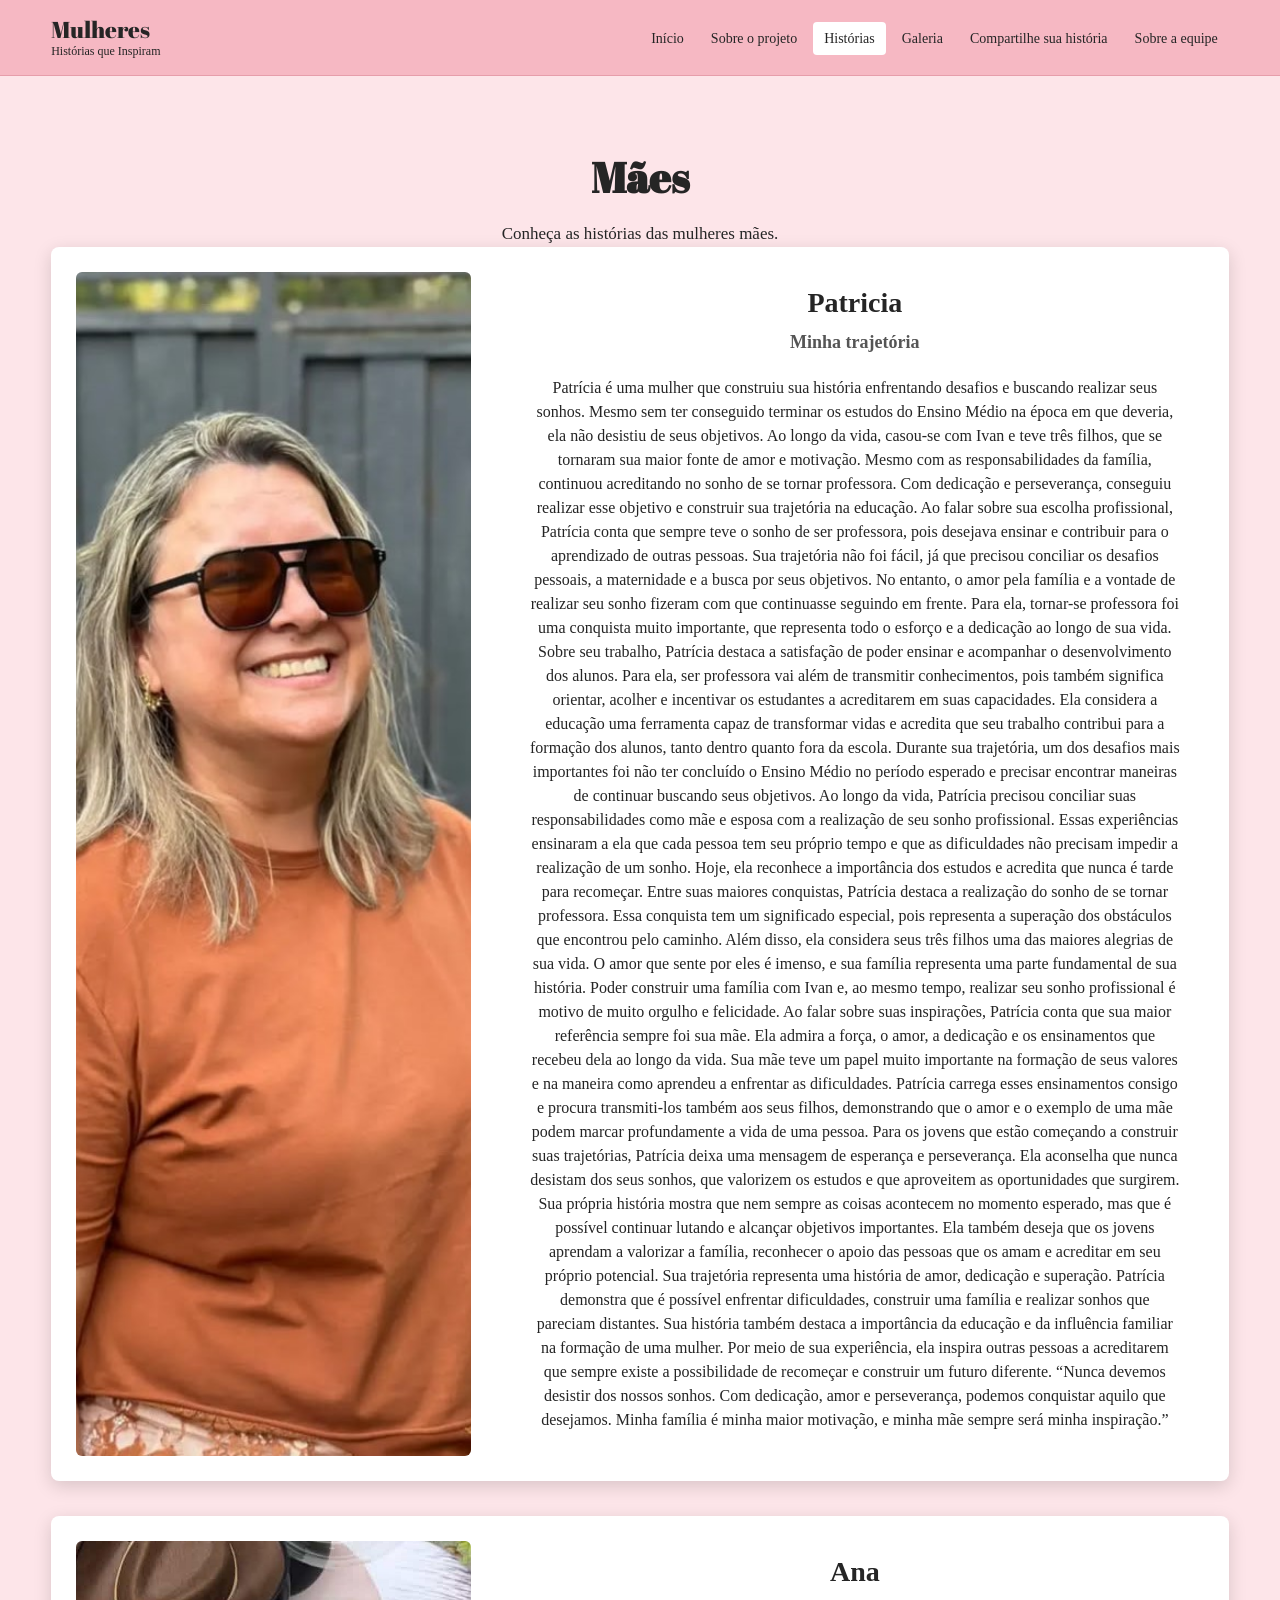
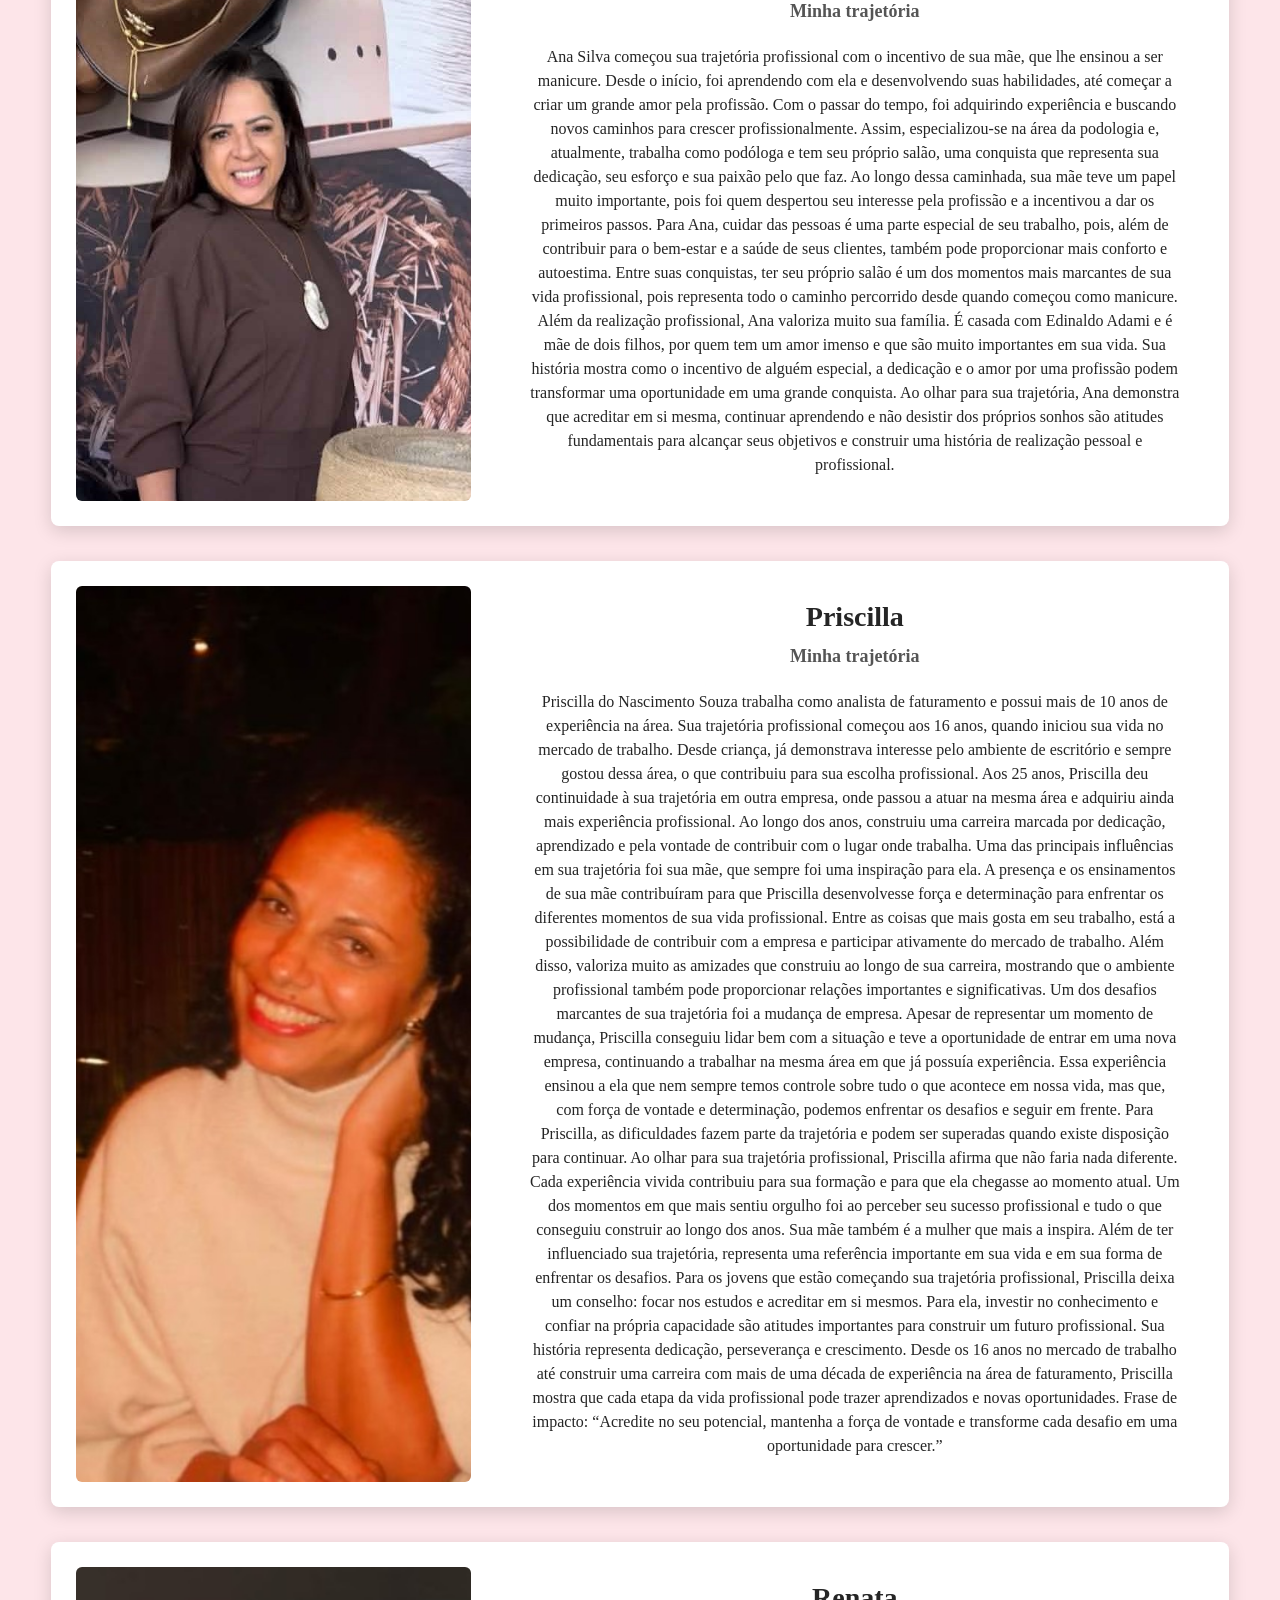
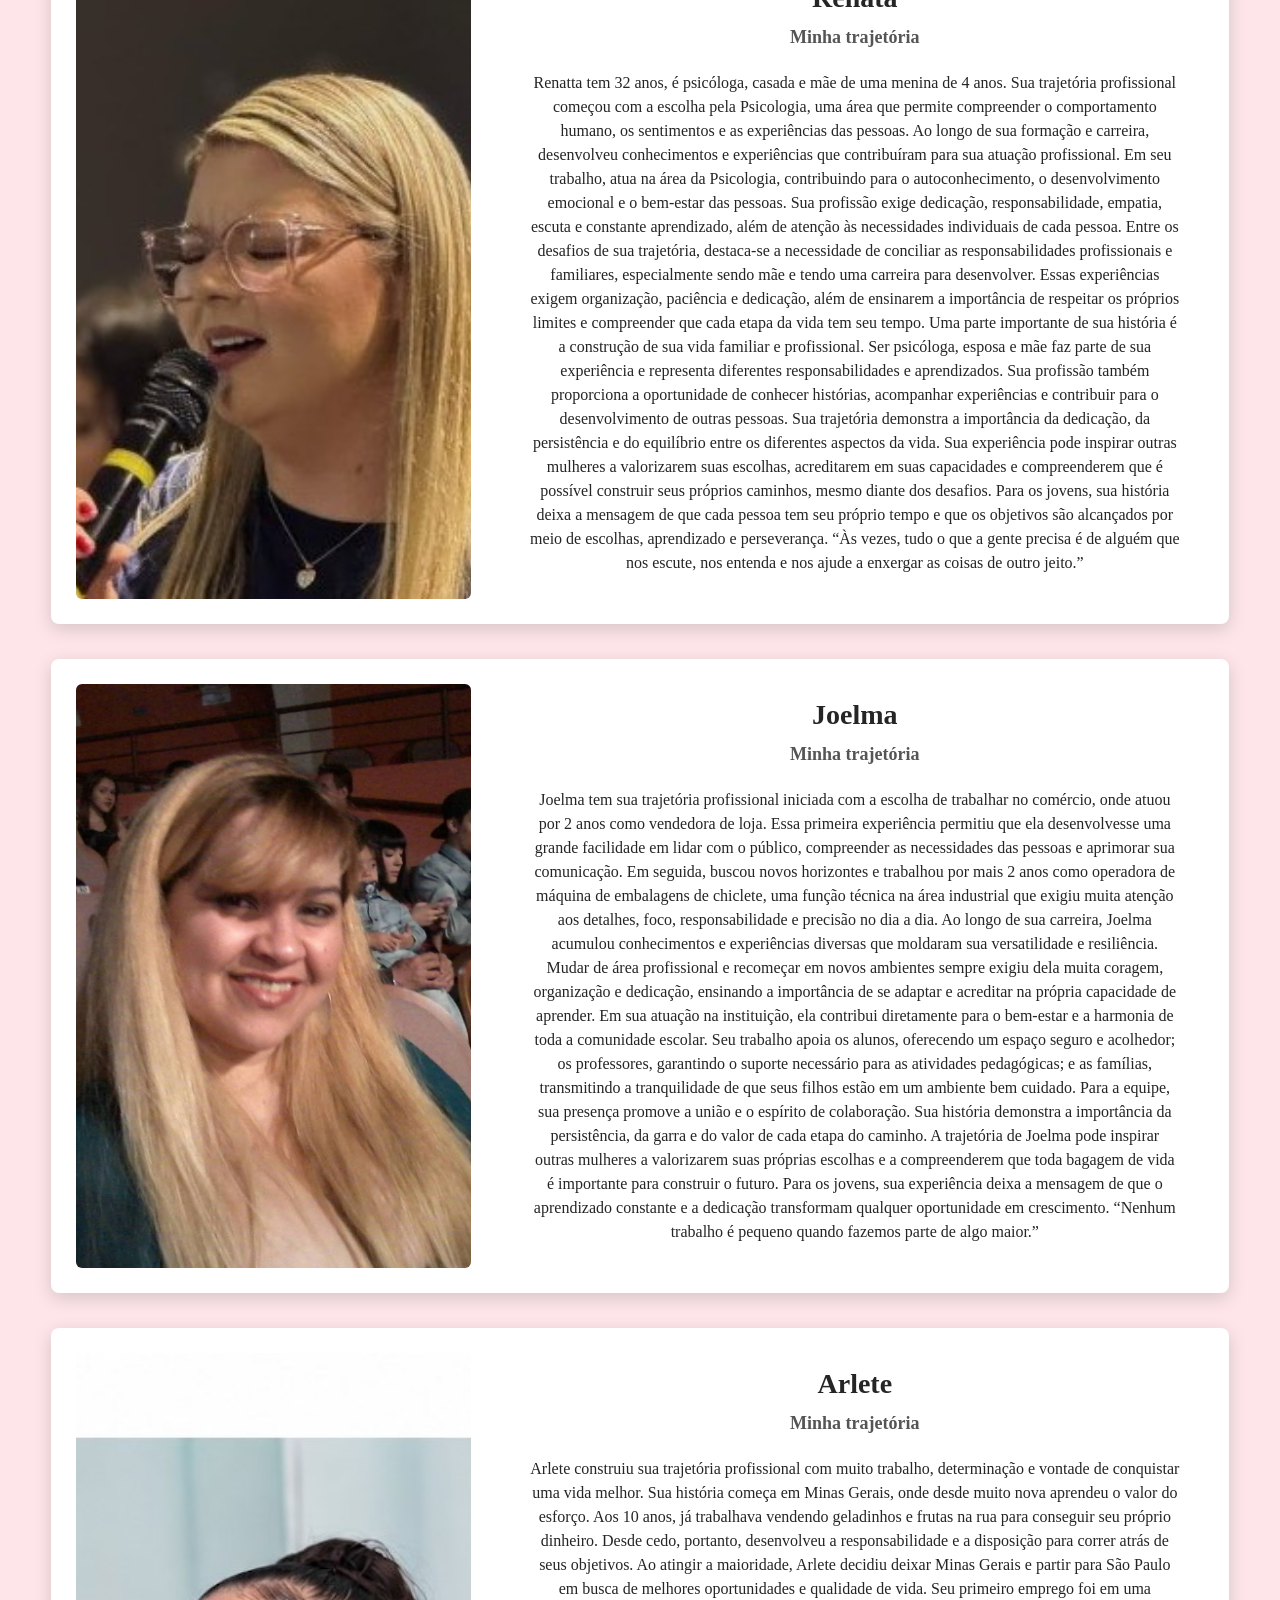
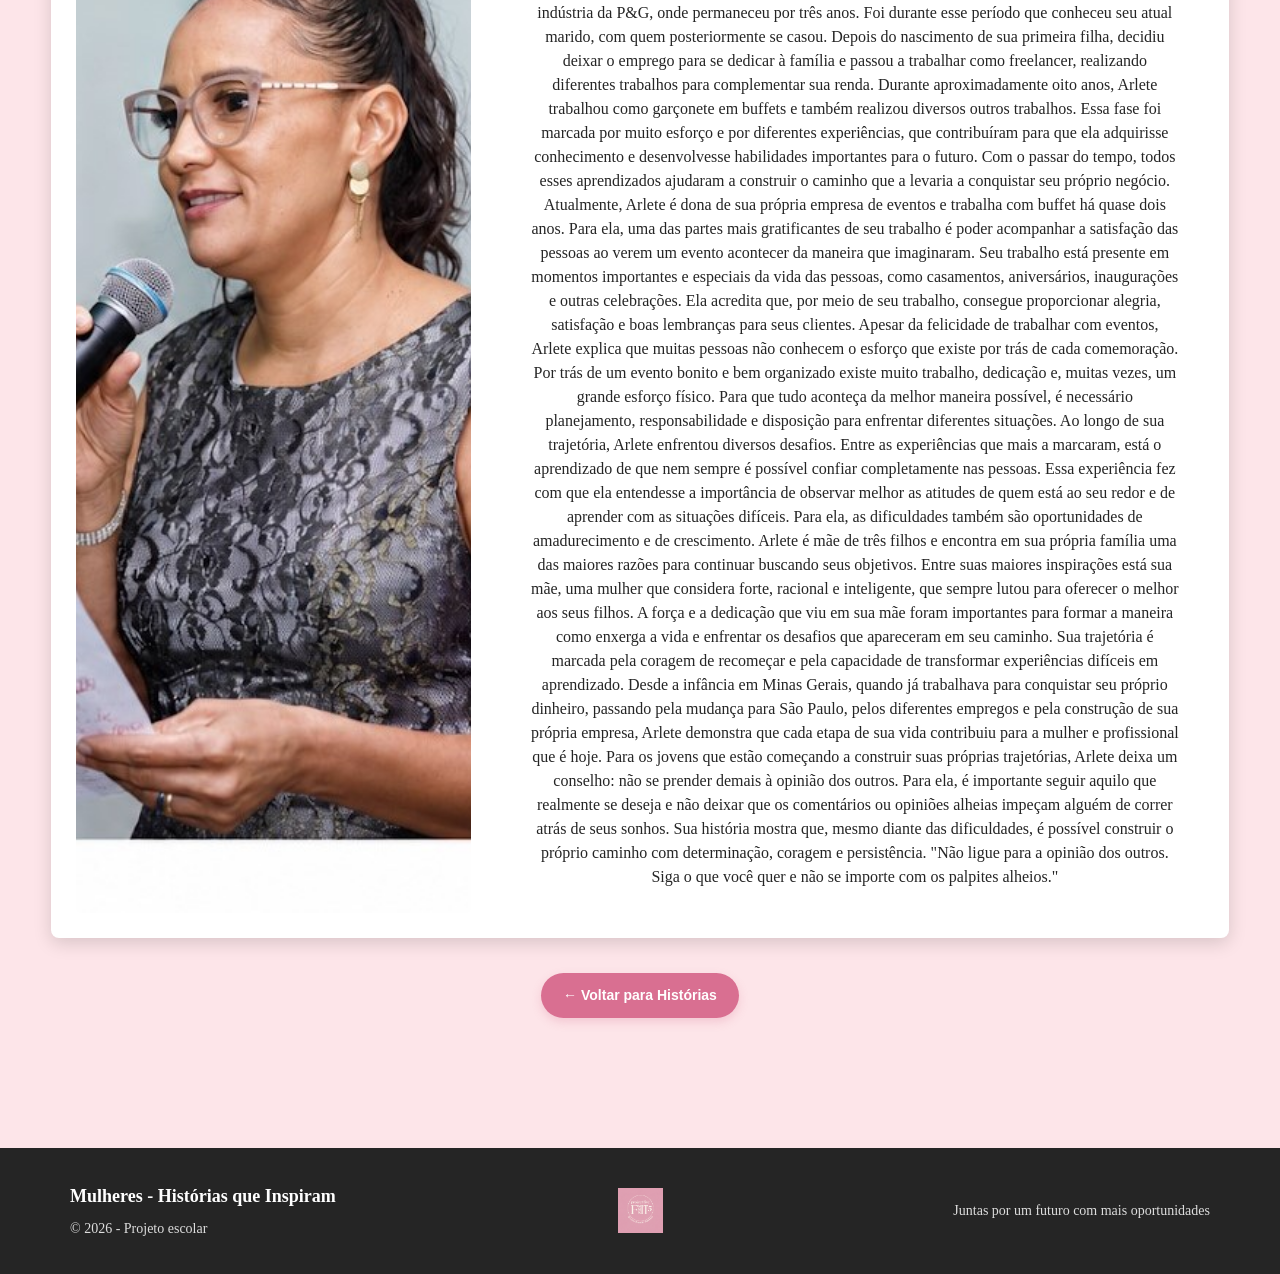
<file: pages/maes.html>
<!DOCTYPE html>
<html lang="en">
<head>
    <meta charset="UTF-8">
    <meta name="viewport" content="width=device-width, initial-scale=1.0">
    <title>histórias - mães</title>
    <link rel="stylesheet" href="../css/maes.css">
</head>
<body>
       <header>

        <div class="container navbar">

            <a href="../index.html" class="logo">
                Mulheres
                 <span>Histórias que Inspiram</span>
            </a>

            <nav>

                <ul class="nav-links">

                    <li>
                        <a href="../index.html">Início</a>
                    </li>

                    <li>
                        <a href="../pages/sobre.html">Sobre o projeto</a>
                    </li>

                    <li>
                        <a href="../pages/historias.html" class="ativo">Histórias</a>
                    </li>

                    <li>
                        <a href="../pages/galeria.html">Galeria</a>
                    </li>

                    <li>
                        <a href="../pages/compartilhe.html">Compartilhe sua história</a>
                    </li>

                    <li>
                        <a href="../pages/equipe.html">Sobre a equipe</a>
                    </li>

                </ul>

            </nav>

        </div>

    </header>


    <main>
   <section class="page-banner">

        <div class="container">


                    <h1 class="page-title">
                        Mães
                    </h1>

                    <p>
                        Conheça as histórias das mulheres mães.
                    </p>

                </div>


                <!-- HISTÓRIA 1 -->

                <div class="historia">

                    <div class="foto">

                        <img src="../img/patricia 1.jpg"
                             alt="Foto de uma mulher da secretaria">

                    </div>


                    <div class="texto">

                        <h2>
                            Patricia 
                        </h2>

                        <h3>
                            Minha trajetória
                        </h3>

                        <p>
                         Patrícia é uma mulher que construiu sua história enfrentando desafios e buscando realizar seus sonhos. Mesmo sem ter conseguido terminar os estudos do Ensino Médio na época em que deveria, ela não desistiu de seus objetivos. Ao longo da vida, casou-se com Ivan e teve três filhos, que se tornaram sua maior fonte de amor e motivação. Mesmo com as responsabilidades da família, continuou acreditando no sonho de se tornar professora. Com dedicação e perseverança, conseguiu realizar esse objetivo e construir sua trajetória na educação.
Ao falar sobre sua escolha profissional, Patrícia conta que sempre teve o sonho de ser professora, pois desejava ensinar e contribuir para o aprendizado de outras pessoas. Sua trajetória não foi fácil, já que precisou conciliar os desafios pessoais, a maternidade e a busca por seus objetivos. No entanto, o amor pela família e a vontade de realizar seu sonho fizeram com que continuasse seguindo em frente. Para ela, tornar-se professora foi uma conquista muito importante, que representa todo o esforço e a dedicação ao longo de sua vida.
Sobre seu trabalho, Patrícia destaca a satisfação de poder ensinar e acompanhar o desenvolvimento dos alunos. Para ela, ser professora vai além de transmitir conhecimentos, pois também significa orientar, acolher e incentivar os estudantes a acreditarem em suas capacidades. Ela considera a educação uma ferramenta capaz de transformar vidas e acredita que seu trabalho contribui para a formação dos alunos, tanto dentro quanto fora da escola.
Durante sua trajetória, um dos desafios mais importantes foi não ter concluído o Ensino Médio no período esperado e precisar encontrar maneiras de continuar buscando seus objetivos. Ao longo da vida, Patrícia precisou conciliar suas responsabilidades como mãe e esposa com a realização de seu sonho profissional. Essas experiências ensinaram a ela que cada pessoa tem seu próprio tempo e que as dificuldades não precisam impedir a realização de um sonho. Hoje, ela reconhece a importância dos estudos e acredita que nunca é tarde para recomeçar.
Entre suas maiores conquistas, Patrícia destaca a realização do sonho de se tornar professora. Essa conquista tem um significado especial, pois representa a superação dos obstáculos que encontrou pelo caminho. Além disso, ela considera seus três filhos uma das maiores alegrias de sua vida. O amor que sente por eles é imenso, e sua família representa uma parte fundamental de sua história. Poder construir uma família com Ivan e, ao mesmo tempo, realizar seu sonho profissional é motivo de muito orgulho e felicidade.
Ao falar sobre suas inspirações, Patrícia conta que sua maior referência sempre foi sua mãe. Ela admira a força, o amor, a dedicação e os ensinamentos que recebeu dela ao longo da vida. Sua mãe teve um papel muito importante na formação de seus valores e na maneira como aprendeu a enfrentar as dificuldades. Patrícia carrega esses ensinamentos consigo e procura transmiti-los também aos seus filhos, demonstrando que o amor e o exemplo de uma mãe podem marcar profundamente a vida de uma pessoa.
Para os jovens que estão começando a construir suas trajetórias, Patrícia deixa uma mensagem de esperança e perseverança. Ela aconselha que nunca desistam dos seus sonhos, que valorizem os estudos e que aproveitem as oportunidades que surgirem. Sua própria história mostra que nem sempre as coisas acontecem no momento esperado, mas que é possível continuar lutando e alcançar objetivos importantes. Ela também deseja que os jovens aprendam a valorizar a família, reconhecer o apoio das pessoas que os amam e acreditar em seu próprio potencial.
Sua trajetória representa uma história de amor, dedicação e superação. Patrícia demonstra que é possível enfrentar dificuldades, construir uma família e realizar sonhos que pareciam distantes. Sua história também destaca a importância da educação e da influência familiar na formação de uma mulher. Por meio de sua experiência, ela inspira outras pessoas a acreditarem que sempre existe a possibilidade de recomeçar e construir um futuro diferente.
“Nunca devemos desistir dos nossos sonhos. Com dedicação, amor e perseverança, podemos conquistar aquilo que desejamos. Minha família é minha maior motivação, e minha mãe sempre será minha inspiração.”



                        </p>


                    </div>

                </div>


                <!-- HISTÓRIA 2 -->

                <div class="historia">

                    <div class="foto">

                        <img src="../img/ana.jpg"
                             alt="Foto de uma mulher da secretaria">

                    </div>


                    <div class="texto">

                        <h2>
                            Ana
                        </h2>

                        <h3>
                            Minha trajetória
                        </h3>

                        <p>
                        Ana Silva começou sua trajetória profissional com o incentivo de sua mãe, que lhe ensinou a ser manicure. Desde o início, foi aprendendo com ela e desenvolvendo suas habilidades, até começar a criar um grande amor pela profissão. Com o passar do tempo, foi adquirindo experiência e buscando novos caminhos para crescer profissionalmente. Assim, especializou-se na área da podologia e, atualmente, trabalha como podóloga e tem seu próprio salão, uma conquista que representa sua dedicação, seu esforço e sua paixão pelo que faz. Ao longo dessa caminhada, sua mãe teve um papel muito importante, pois foi quem despertou seu interesse pela profissão e a incentivou a dar os primeiros passos. Para Ana, cuidar das pessoas é uma parte especial de seu trabalho, pois, além de contribuir para o bem-estar e a saúde de seus clientes, também pode proporcionar mais conforto e autoestima. Entre suas conquistas, ter seu próprio salão é um dos momentos mais marcantes de sua vida profissional, pois representa todo o caminho percorrido desde quando começou como manicure. Além da realização profissional, Ana valoriza muito sua família. É casada com Edinaldo Adami e é mãe de dois filhos, por quem tem um amor imenso e que são muito importantes em sua vida. Sua história mostra como o incentivo de alguém especial, a dedicação e o amor por uma profissão podem transformar uma oportunidade em uma grande conquista. Ao olhar para sua trajetória, Ana demonstra que acreditar em si mesma, continuar aprendendo e não desistir dos próprios sonhos são atitudes fundamentais para alcançar seus objetivos e construir uma história de realização pessoal e profissional.


                        </p>


                    </div>

                </div>

                <!-- HISTÓRIA 3 -->

                <div class="historia">

                    <div class="foto">

                        <img src="../img/priscila.jfif"
                             alt="Foto de uma mulher da secretaria">

                    </div>


                    <div class="texto">

                        <h2>
                            Priscilla 
                        </h2>

                        <h3>
                            Minha trajetória
                        </h3>

                        <p>
                        Priscilla do Nascimento Souza trabalha como analista de faturamento e possui mais de 10 anos de experiência na área. Sua trajetória profissional começou aos 16 anos, quando iniciou sua vida no mercado de trabalho. Desde criança, já demonstrava interesse pelo ambiente de escritório e sempre gostou dessa área, o que contribuiu para sua escolha profissional.
Aos 25 anos, Priscilla deu continuidade à sua trajetória em outra empresa, onde passou a atuar na mesma área e adquiriu ainda mais experiência profissional. Ao longo dos anos, construiu uma carreira marcada por dedicação, aprendizado e pela vontade de contribuir com o lugar onde trabalha.
Uma das principais influências em sua trajetória foi sua mãe, que sempre foi uma inspiração para ela. A presença e os ensinamentos de sua mãe contribuíram para que Priscilla desenvolvesse força e determinação para enfrentar os diferentes momentos de sua vida profissional.
Entre as coisas que mais gosta em seu trabalho, está a possibilidade de contribuir com a empresa e participar ativamente do mercado de trabalho. Além disso, valoriza muito as amizades que construiu ao longo de sua carreira, mostrando que o ambiente profissional também pode proporcionar relações importantes e significativas.
Um dos desafios marcantes de sua trajetória foi a mudança de empresa. Apesar de representar um momento de mudança, Priscilla conseguiu lidar bem com a situação e teve a oportunidade de entrar em uma nova empresa, continuando a trabalhar na mesma área em que já possuía experiência.
Essa experiência ensinou a ela que nem sempre temos controle sobre tudo o que acontece em nossa vida, mas que, com força de vontade e determinação, podemos enfrentar os desafios e seguir em frente. Para Priscilla, as dificuldades fazem parte da trajetória e podem ser superadas quando existe disposição para continuar.
Ao olhar para sua trajetória profissional, Priscilla afirma que não faria nada diferente. Cada experiência vivida contribuiu para sua formação e para que ela chegasse ao momento atual. Um dos momentos em que mais sentiu orgulho foi ao perceber seu sucesso profissional e tudo o que conseguiu construir ao longo dos anos.
Sua mãe também é a mulher que mais a inspira. Além de ter influenciado sua trajetória, representa uma referência importante em sua vida e em sua forma de enfrentar os desafios.
Para os jovens que estão começando sua trajetória profissional, Priscilla deixa um conselho: focar nos estudos e acreditar em si mesmos. Para ela, investir no conhecimento e confiar na própria capacidade são atitudes importantes para construir um futuro profissional.
Sua história representa dedicação, perseverança e crescimento. Desde os 16 anos no mercado de trabalho até construir uma carreira com mais de uma década de experiência na área de faturamento, Priscilla mostra que cada etapa da vida profissional pode trazer aprendizados e novas oportunidades.
Frase de impacto: “Acredite no seu potencial, mantenha a força de vontade e transforme cada desafio em uma oportunidade para crescer.”




                        </p>


                    </div>

                </div>

      

                      <!-- HISTÓRIA 4 -->

                <div class="historia">

                    <div class="foto">

                        <img src="../img/renatta.jpg"
                             alt="Foto de uma mulher da secretaria">

                    </div>


                    <div class="texto">

                        <h2>
                            Renata 
                        </h2>

                        <h3>
                            Minha trajetória
                        </h3>

                        <p>
                        
Renatta tem 32 anos, é psicóloga, casada e mãe de uma menina de 4 anos. Sua trajetória profissional começou com a escolha pela Psicologia, uma área que permite compreender o comportamento humano, os sentimentos e as experiências das pessoas. Ao longo de sua formação e carreira, desenvolveu conhecimentos e experiências que contribuíram para sua atuação profissional.
Em seu trabalho, atua na área da Psicologia, contribuindo para o autoconhecimento, o desenvolvimento emocional e o bem-estar das pessoas. Sua profissão exige dedicação, responsabilidade, empatia, escuta e constante aprendizado, além de atenção às necessidades individuais de cada pessoa.
Entre os desafios de sua trajetória, destaca-se a necessidade de conciliar as responsabilidades profissionais e familiares, especialmente sendo mãe e tendo uma carreira para desenvolver. Essas experiências exigem organização, paciência e dedicação, além de ensinarem a importância de respeitar os próprios limites e compreender que cada etapa da vida tem seu tempo.
Uma parte importante de sua história é a construção de sua vida familiar e profissional. Ser psicóloga, esposa e mãe faz parte de sua experiência e representa diferentes responsabilidades e aprendizados. Sua profissão também proporciona a oportunidade de conhecer histórias, acompanhar experiências e contribuir para o desenvolvimento de outras pessoas.
Sua trajetória demonstra a importância da dedicação, da persistência e do equilíbrio entre os diferentes aspectos da vida. Sua experiência pode inspirar outras mulheres a valorizarem suas escolhas, acreditarem em suas capacidades e compreenderem que é possível construir seus próprios caminhos, mesmo diante dos desafios. Para os jovens, sua história deixa a mensagem de que cada pessoa tem seu próprio tempo e que os objetivos são alcançados por meio de escolhas, aprendizado e perseverança.
“Às vezes, tudo o que a gente precisa é de alguém que nos escute, nos entenda e nos ajude a enxergar as coisas de outro jeito.”







                        </p>


                    </div>

                </div>

                      <!-- HISTÓRIA 5 -->

                <div class="historia">

                    <div class="foto">

                        <img src="../img/joelma.jfif"
                             alt="Foto de uma mulher da secretaria">

                    </div>


                    <div class="texto">

                        <h2>
                            Joelma
                        </h2>

                        <h3>
                            Minha trajetória
                        </h3>

                        <p>
                     Joelma tem sua trajetória profissional iniciada com a escolha de trabalhar no comércio, onde atuou por 2 anos como vendedora de loja. Essa primeira experiência permitiu que ela desenvolvesse uma grande facilidade em lidar com o público, compreender as necessidades das pessoas e aprimorar sua comunicação. Em seguida, buscou novos horizontes e trabalhou por mais 2 anos como operadora de máquina de embalagens de chiclete, uma função técnica na área industrial que exigiu muita atenção aos detalhes, foco, responsabilidade e precisão no dia a dia.
Ao longo de sua carreira, Joelma acumulou conhecimentos e experiências diversas que moldaram sua versatilidade e resiliência. Mudar de área profissional e recomeçar em novos ambientes sempre exigiu dela muita coragem, organização e dedicação, ensinando a importância de se adaptar e acreditar na própria capacidade de aprender.
Em sua atuação na instituição, ela contribui diretamente para o bem-estar e a harmonia de toda a comunidade escolar. Seu trabalho apoia os alunos, oferecendo um espaço seguro e acolhedor; os professores, garantindo o suporte necessário para as atividades pedagógicas; e as famílias, transmitindo a tranquilidade de que seus filhos estão em um ambiente bem cuidado. Para a equipe, sua presença promove a união e o espírito de colaboração.
Sua história demonstra a importância da persistência, da garra e do valor de cada etapa do caminho. A trajetória de Joelma pode inspirar outras mulheres a valorizarem suas próprias escolhas e a compreenderem que toda bagagem de vida é importante para construir o futuro. Para os jovens, sua experiência deixa a mensagem de que o aprendizado constante e a dedicação transformam qualquer oportunidade em crescimento.
“Nenhum trabalho é pequeno quando fazemos parte de algo maior.”





                        </p>
                    </div>
                </div>
<!-- HISTÓRIA 6-->

                <div class="historia">

                    <div class="foto">

                        <img src="../img/arlete 1.jpg"
                             alt="Foto de uma mulher da secretaria">

                    </div>


                    <div class="texto">

                        <h2>
                            Arlete
                        </h2>

                        <h3>
                            Minha trajetória
                        </h3>

                        <p>
                        
Arlete construiu sua trajetória profissional com muito trabalho, determinação e vontade de conquistar uma vida melhor. Sua história começa em Minas Gerais, onde desde muito nova aprendeu o valor do esforço. Aos 10 anos, já trabalhava vendendo geladinhos e frutas na rua para conseguir seu próprio dinheiro. Desde cedo, portanto, desenvolveu a responsabilidade e a disposição para correr atrás de seus objetivos.
Ao atingir a maioridade, Arlete decidiu deixar Minas Gerais e partir para São Paulo em busca de melhores oportunidades e qualidade de vida. Seu primeiro emprego foi em uma indústria da P&G, onde permaneceu por três anos. Foi durante esse período que conheceu seu atual marido, com quem posteriormente se casou. Depois do nascimento de sua primeira filha, decidiu deixar o emprego para se dedicar à família e passou a trabalhar como freelancer, realizando diferentes trabalhos para complementar sua renda.
Durante aproximadamente oito anos, Arlete trabalhou como garçonete em buffets e também realizou diversos outros trabalhos. Essa fase foi marcada por muito esforço e por diferentes experiências, que contribuíram para que ela adquirisse conhecimento e desenvolvesse habilidades importantes para o futuro. Com o passar do tempo, todos esses aprendizados ajudaram a construir o caminho que a levaria a conquistar seu próprio negócio.
Atualmente, Arlete é dona de sua própria empresa de eventos e trabalha com buffet há quase dois anos. Para ela, uma das partes mais gratificantes de seu trabalho é poder acompanhar a satisfação das pessoas ao verem um evento acontecer da maneira que imaginaram. Seu trabalho está presente em momentos importantes e especiais da vida das pessoas, como casamentos, aniversários, inaugurações e outras celebrações. Ela acredita que, por meio de seu trabalho, consegue proporcionar alegria, satisfação e boas lembranças para seus clientes.
Apesar da felicidade de trabalhar com eventos, Arlete explica que muitas pessoas não conhecem o esforço que existe por trás de cada comemoração. Por trás de um evento bonito e bem organizado existe muito trabalho, dedicação e, muitas vezes, um grande esforço físico. Para que tudo aconteça da melhor maneira possível, é necessário planejamento, responsabilidade e disposição para enfrentar diferentes situações.
Ao longo de sua trajetória, Arlete enfrentou diversos desafios. Entre as experiências que mais a marcaram, está o aprendizado de que nem sempre é possível confiar completamente nas pessoas. Essa experiência fez com que ela entendesse a importância de observar melhor as atitudes de quem está ao seu redor e de aprender com as situações difíceis. Para ela, as dificuldades também são oportunidades de amadurecimento e de crescimento.
Arlete é mãe de três filhos e encontra em sua própria família uma das maiores razões para continuar buscando seus objetivos. Entre suas maiores inspirações está sua mãe, uma mulher que considera forte, racional e inteligente, que sempre lutou para oferecer o melhor aos seus filhos. A força e a dedicação que viu em sua mãe foram importantes para formar a maneira como enxerga a vida e enfrentar os desafios que apareceram em seu caminho.
Sua trajetória é marcada pela coragem de recomeçar e pela capacidade de transformar experiências difíceis em aprendizado. Desde a infância em Minas Gerais, quando já trabalhava para conquistar seu próprio dinheiro, passando pela mudança para São Paulo, pelos diferentes empregos e pela construção de sua própria empresa, Arlete demonstra que cada etapa de sua vida contribuiu para a mulher e profissional que é hoje.
Para os jovens que estão começando a construir suas próprias trajetórias, Arlete deixa um conselho: não se prender demais à opinião dos outros. Para ela, é importante seguir aquilo que realmente se deseja e não deixar que os comentários ou opiniões alheias impeçam alguém de correr atrás de seus sonhos. Sua história mostra que, mesmo diante das dificuldades, é possível construir o próprio caminho com determinação, coragem e persistência.
"Não ligue para a opinião dos outros. Siga o que você quer e não se importe com os palpites alheios."








                        </p>


                    </div>

                </div>
                
                <a href="../pages/historias.html" class="btn-voltar">
    ← Voltar para Histórias
</a>

<div class="titulo">

                    </div>

                </div>
            </div>

        </section>

    </main>


   <footer class="footer">

    <div class="footer-container">

        <div class="footer-left">
            <h3>
                Mulheres - Histórias que Inspiram
            </h3>

            <p>
                © 2026 - Projeto escolar
            </p>
        </div>

        <div class="footer-logo">
            <img src="../img/logo.png" alt="Logo Mulheres - Histórias que Inspiram">
        </div>

        <div class="footer-right">
            <p>
                Juntas por um futuro com mais oportunidades
            </p>
        </div>

    </div>

</footer>
</body>
</html>
</file>
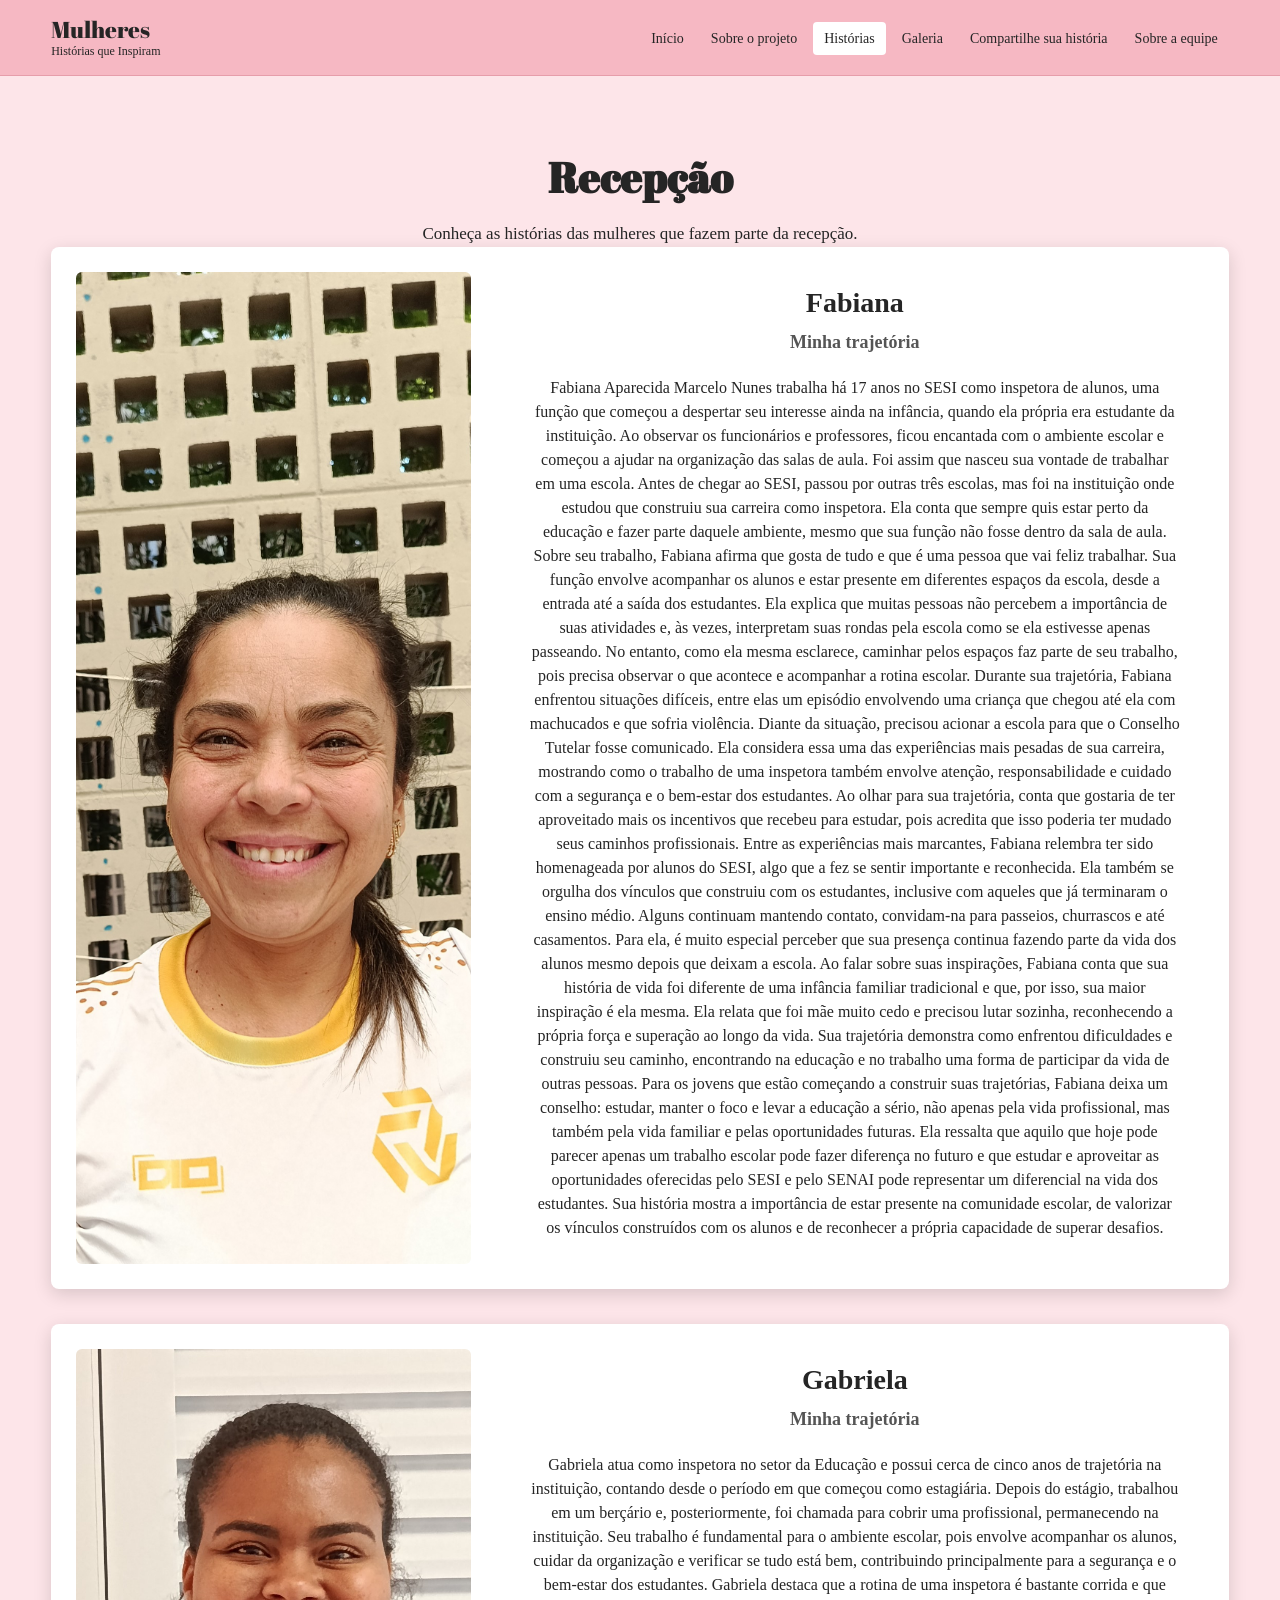
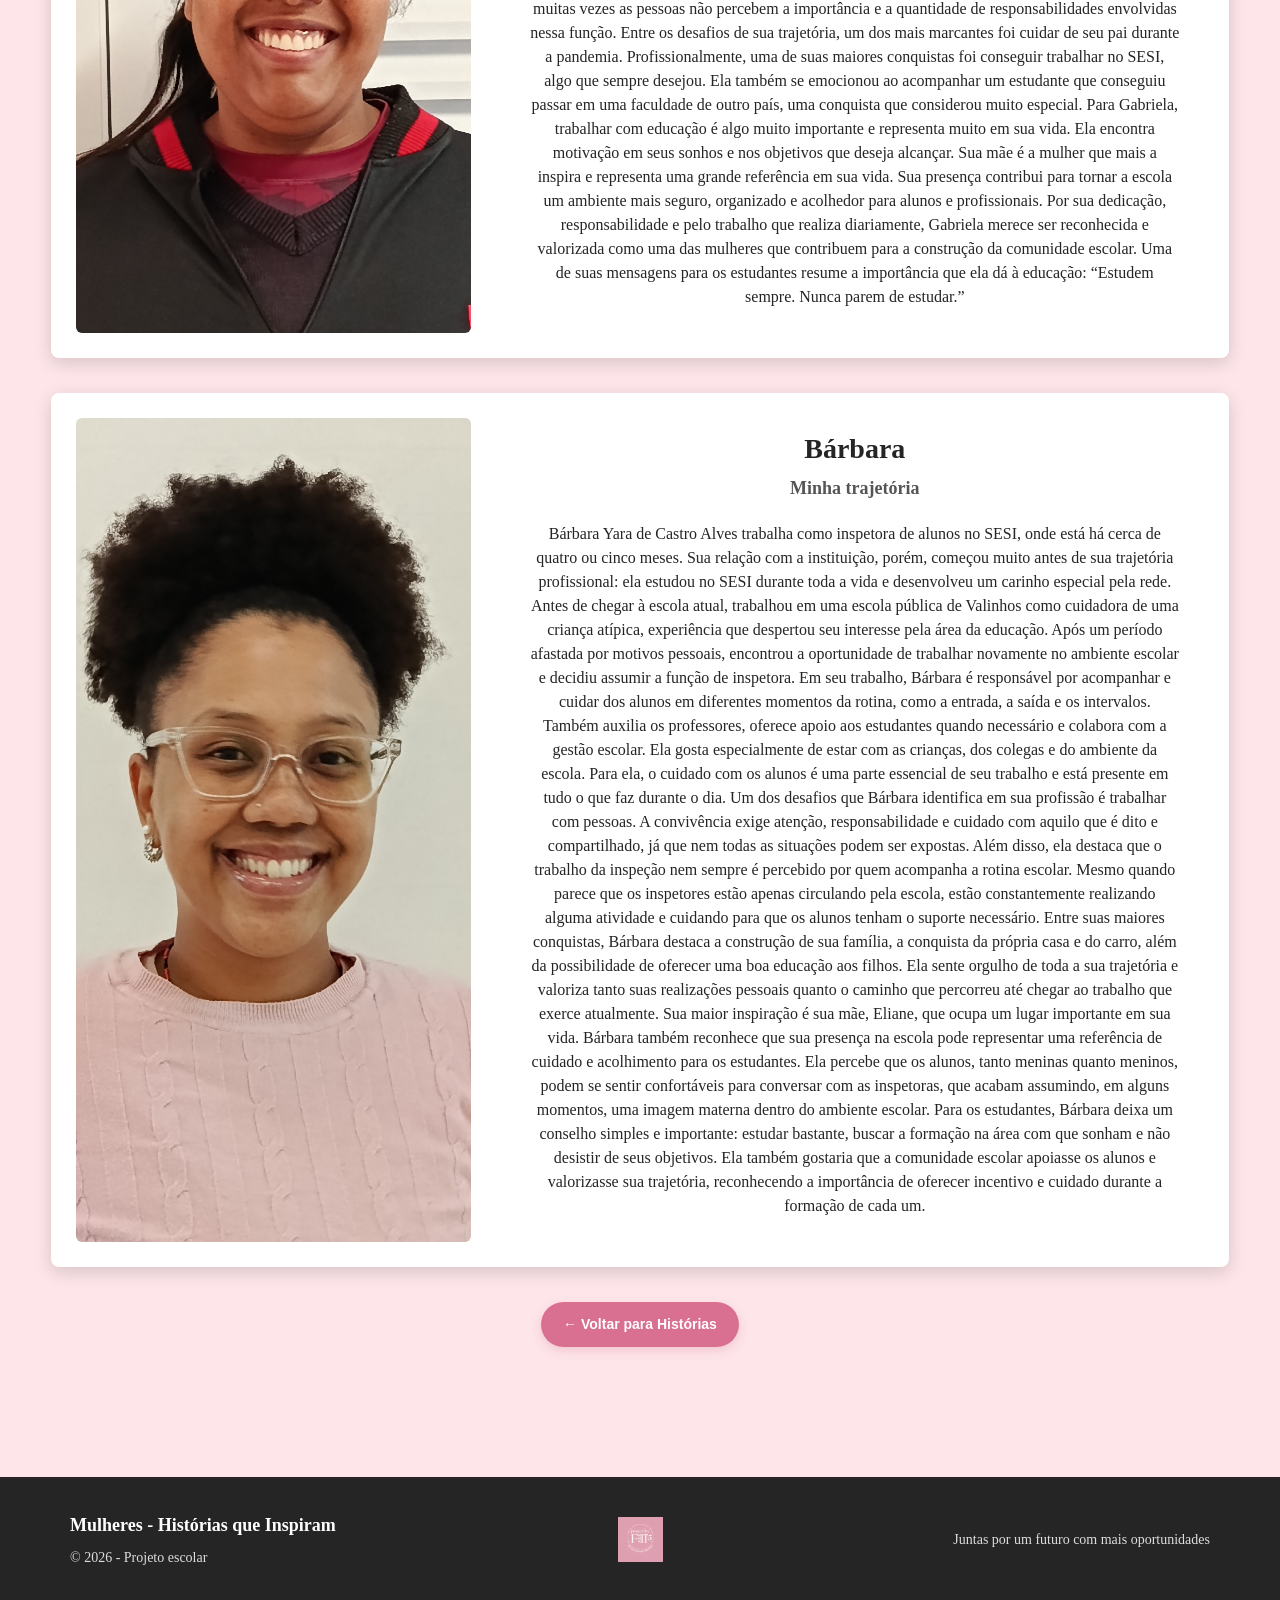
<file: pages/recepcao.html>
<!DOCTYPE html>
<html lang="en">
<head>
    <meta charset="UTF-8">
    <meta name="viewport" content="width=device-width, initial-scale=1.0">
    <title>histórias - recepção</title>
    <link rel="stylesheet" href="../css/recepcao.css">
</head>
<body>
       <header>

        <div class="container navbar">

            <a href="../index.html" class="logo">
                Mulheres
                 <span>Histórias que Inspiram</span>
            </a>

            <nav>

                <ul class="nav-links">

                    <li>
                        <a href="../index.html">Início</a>
                    </li>

                    <li>
                        <a href="../pages/sobre.html">Sobre o projeto</a>
                    </li>

                    <li>
                        <a href="../pages/historias.html" class="ativo">Histórias</a>
                    </li>

                    <li>
                        <a href="../pages/galeria.html">Galeria</a>
                    </li>

                    <li>
                        <a href="../pages/compartilhe.html">Compartilhe sua história</a>
                    </li>

                    <li>
                        <a href="../pages/equipe.html">Sobre a equipe</a>
                    </li>

                </ul>

            </nav>

        </div>

    </header>


    <main>
   <section class="page-banner">

        <div class="container">


                    <h1 class="page-title">
                        Recepção
                    </h1>

                    <p>
                        Conheça as histórias das mulheres que fazem
                        parte da recepção.
                    </p>

                </div>


                <!-- HISTÓRIA 1 -->

                <div class="historia">

                    <div class="foto">

                        <img src="../img/tia fabi.jpg"
                             alt="Foto de uma mulher da secretaria">

                    </div>


                    <div class="texto">

                        <h2>
                            Fabiana
                        </h2>

                        <h3>
                            Minha trajetória
                        </h3>

                        <p>
                        Fabiana Aparecida Marcelo Nunes trabalha há 17 anos no SESI como inspetora de alunos, uma função que começou a despertar seu interesse ainda na infância, quando ela própria era estudante da instituição. Ao observar os funcionários e professores, ficou encantada com o ambiente escolar e começou a ajudar na organização das salas de aula. Foi assim que nasceu sua vontade de trabalhar em uma escola. Antes de chegar ao SESI, passou por outras três escolas, mas foi na instituição onde estudou que construiu sua carreira como inspetora. Ela conta que sempre quis estar perto da educação e fazer parte daquele ambiente, mesmo que sua função não fosse dentro da sala de aula.
Sobre seu trabalho, Fabiana afirma que gosta de tudo e que é uma pessoa que vai feliz trabalhar. Sua função envolve acompanhar os alunos e estar presente em diferentes espaços da escola, desde a entrada até a saída dos estudantes. Ela explica que muitas pessoas não percebem a importância de suas atividades e, às vezes, interpretam suas rondas pela escola como se ela estivesse apenas passeando. No entanto, como ela mesma esclarece, caminhar pelos espaços faz parte de seu trabalho, pois precisa observar o que acontece e acompanhar a rotina escolar.
Durante sua trajetória, Fabiana enfrentou situações difíceis, entre elas um episódio envolvendo uma criança que chegou até ela com machucados e que sofria violência. Diante da situação, precisou acionar a escola para que o Conselho Tutelar fosse comunicado. Ela considera essa uma das experiências mais pesadas de sua carreira, mostrando como o trabalho de uma inspetora também envolve atenção, responsabilidade e cuidado com a segurança e o bem-estar dos estudantes. Ao olhar para sua trajetória, conta que gostaria de ter aproveitado mais os incentivos que recebeu para estudar, pois acredita que isso poderia ter mudado seus caminhos profissionais.
Entre as experiências mais marcantes, Fabiana relembra ter sido homenageada por alunos do SESI, algo que a fez se sentir importante e reconhecida. Ela também se orgulha dos vínculos que construiu com os estudantes, inclusive com aqueles que já terminaram o ensino médio. Alguns continuam mantendo contato, convidam-na para passeios, churrascos e até casamentos. Para ela, é muito especial perceber que sua presença continua fazendo parte da vida dos alunos mesmo depois que deixam a escola.
Ao falar sobre suas inspirações, Fabiana conta que sua história de vida foi diferente de uma infância familiar tradicional e que, por isso, sua maior inspiração é ela mesma. Ela relata que foi mãe muito cedo e precisou lutar sozinha, reconhecendo a própria força e superação ao longo da vida. Sua trajetória demonstra como enfrentou dificuldades e construiu seu caminho, encontrando na educação e no trabalho uma forma de participar da vida de outras pessoas.
Para os jovens que estão começando a construir suas trajetórias, Fabiana deixa um conselho: estudar, manter o foco e levar a educação a sério, não apenas pela vida profissional, mas também pela vida familiar e pelas oportunidades futuras. Ela ressalta que aquilo que hoje pode parecer apenas um trabalho escolar pode fazer diferença no futuro e que estudar e aproveitar as oportunidades oferecidas pelo SESI e pelo SENAI pode representar um diferencial na vida dos estudantes. Sua história mostra a importância de estar presente na comunidade escolar, de valorizar os vínculos construídos com os alunos e de reconhecer a própria capacidade de superar desafios.

                        </p>


                    </div>

                </div>


                <!-- HISTÓRIA 2 -->

                <div class="historia">

                    <div class="foto">

                        <img src="../img/gabi.jpg"
                             alt="Foto de uma mulher da secretaria">

                    </div>


                    <div class="texto">

                        <h2>
                            Gabriela
                        </h2>

                        <h3>
                            Minha trajetória
                        </h3>

                        <p>
                        Gabriela atua como inspetora no setor da Educação e possui cerca de cinco anos de trajetória na instituição, contando desde o período em que começou como estagiária. Depois do estágio, trabalhou em um berçário e, posteriormente, foi chamada para cobrir uma profissional, permanecendo na instituição.
Seu trabalho é fundamental para o ambiente escolar, pois envolve acompanhar os alunos, cuidar da organização e verificar se tudo está bem, contribuindo principalmente para a segurança e o bem-estar dos estudantes. Gabriela destaca que a rotina de uma inspetora é bastante corrida e que muitas vezes as pessoas não percebem a importância e a quantidade de responsabilidades envolvidas nessa função.
Entre os desafios de sua trajetória, um dos mais marcantes foi cuidar de seu pai durante a pandemia. Profissionalmente, uma de suas maiores conquistas foi conseguir trabalhar no SESI, algo que sempre desejou. Ela também se emocionou ao acompanhar um estudante que conseguiu passar em uma faculdade de outro país, uma conquista que considerou muito especial.
Para Gabriela, trabalhar com educação é algo muito importante e representa muito em sua vida. Ela encontra motivação em seus sonhos e nos objetivos que deseja alcançar. Sua mãe é a mulher que mais a inspira e representa uma grande referência em sua vida.
Sua presença contribui para tornar a escola um ambiente mais seguro, organizado e acolhedor para alunos e profissionais. Por sua dedicação, responsabilidade e pelo trabalho que realiza diariamente, Gabriela merece ser reconhecida e valorizada como uma das mulheres que contribuem para a construção da comunidade escolar.
Uma de suas mensagens para os estudantes resume a importância que ela dá à educação: “Estudem sempre. Nunca parem de estudar.”

                        </p>


                    </div>

                </div>

                <!-- HISTÓRIA 3 -->

                <div class="historia">

                    <div class="foto">

                        <img src="../img/barbara.jpg"
                             alt="Foto de uma mulher da secretaria">

                    </div>


                    <div class="texto">

                        <h2>
                            Bárbara
                        </h2>

                        <h3>
                            Minha trajetória
                        </h3>

                        <p>
                        Bárbara Yara de Castro Alves trabalha como inspetora de alunos no SESI, onde está há cerca de quatro ou cinco meses. Sua relação com a instituição, porém, começou muito antes de sua trajetória profissional: ela estudou no SESI durante toda a vida e desenvolveu um carinho especial pela rede. Antes de chegar à escola atual, trabalhou em uma escola pública de Valinhos como cuidadora de uma criança atípica, experiência que despertou seu interesse pela área da educação. Após um período afastada por motivos pessoais, encontrou a oportunidade de trabalhar novamente no ambiente escolar e decidiu assumir a função de inspetora.
Em seu trabalho, Bárbara é responsável por acompanhar e cuidar dos alunos em diferentes momentos da rotina, como a entrada, a saída e os intervalos. Também auxilia os professores, oferece apoio aos estudantes quando necessário e colabora com a gestão escolar. Ela gosta especialmente de estar com as crianças, dos colegas e do ambiente da escola. Para ela, o cuidado com os alunos é uma parte essencial de seu trabalho e está presente em tudo o que faz durante o dia.
Um dos desafios que Bárbara identifica em sua profissão é trabalhar com pessoas. A convivência exige atenção, responsabilidade e cuidado com aquilo que é dito e compartilhado, já que nem todas as situações podem ser expostas. Além disso, ela destaca que o trabalho da inspeção nem sempre é percebido por quem acompanha a rotina escolar. Mesmo quando parece que os inspetores estão apenas circulando pela escola, estão constantemente realizando alguma atividade e cuidando para que os alunos tenham o suporte necessário.
Entre suas maiores conquistas, Bárbara destaca a construção de sua família, a conquista da própria casa e do carro, além da possibilidade de oferecer uma boa educação aos filhos. Ela sente orgulho de toda a sua trajetória e valoriza tanto suas realizações pessoais quanto o caminho que percorreu até chegar ao trabalho que exerce atualmente.
Sua maior inspiração é sua mãe, Eliane, que ocupa um lugar importante em sua vida. Bárbara também reconhece que sua presença na escola pode representar uma referência de cuidado e acolhimento para os estudantes. Ela percebe que os alunos, tanto meninas quanto meninos, podem se sentir confortáveis para conversar com as inspetoras, que acabam assumindo, em alguns momentos, uma imagem materna dentro do ambiente escolar.
Para os estudantes, Bárbara deixa um conselho simples e importante: estudar bastante, buscar a formação na área com que sonham e não desistir de seus objetivos. Ela também gostaria que a comunidade escolar apoiasse os alunos e valorizasse sua trajetória, reconhecendo a importância de oferecer incentivo e cuidado durante a formação de cada um.

                        </p>


                    </div>

                </div>
<a href="../pages/historias.html" class="btn-voltar">
    ← Voltar para Histórias
</a>

<div class="titulo">

            </div>

        </section>

    </main>


   <footer class="footer">

    <div class="footer-container">

        <div class="footer-left">
            <h3>
                Mulheres - Histórias que Inspiram
            </h3>

            <p>
                © 2026 - Projeto escolar
            </p>
        </div>

        <div class="footer-logo">
            <img src="../img/logo.png" alt="Logo Mulheres - Histórias que Inspiram">
        </div>

        <div class="footer-right">
            <p>
                Juntas por um futuro com mais oportunidades
            </p>
        </div>

    </div>

</footer>
</body>
</html>
</file>
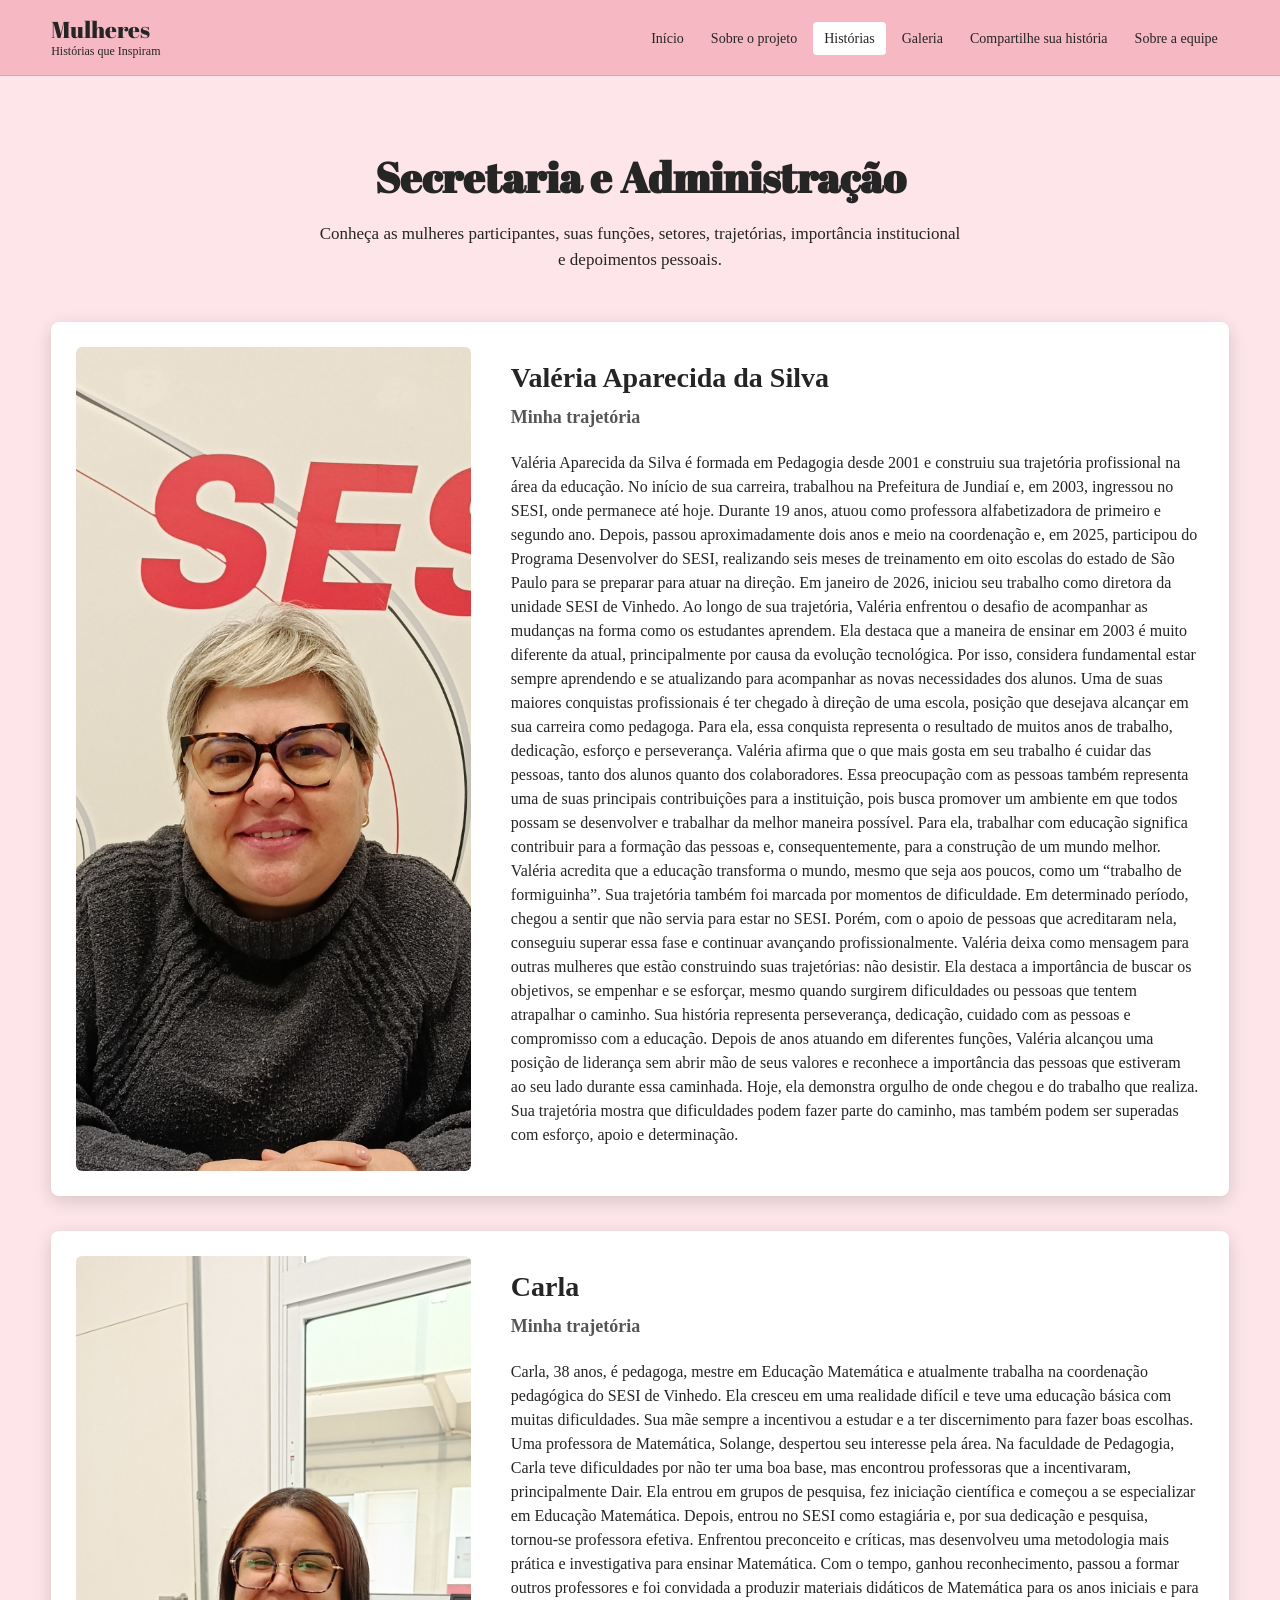
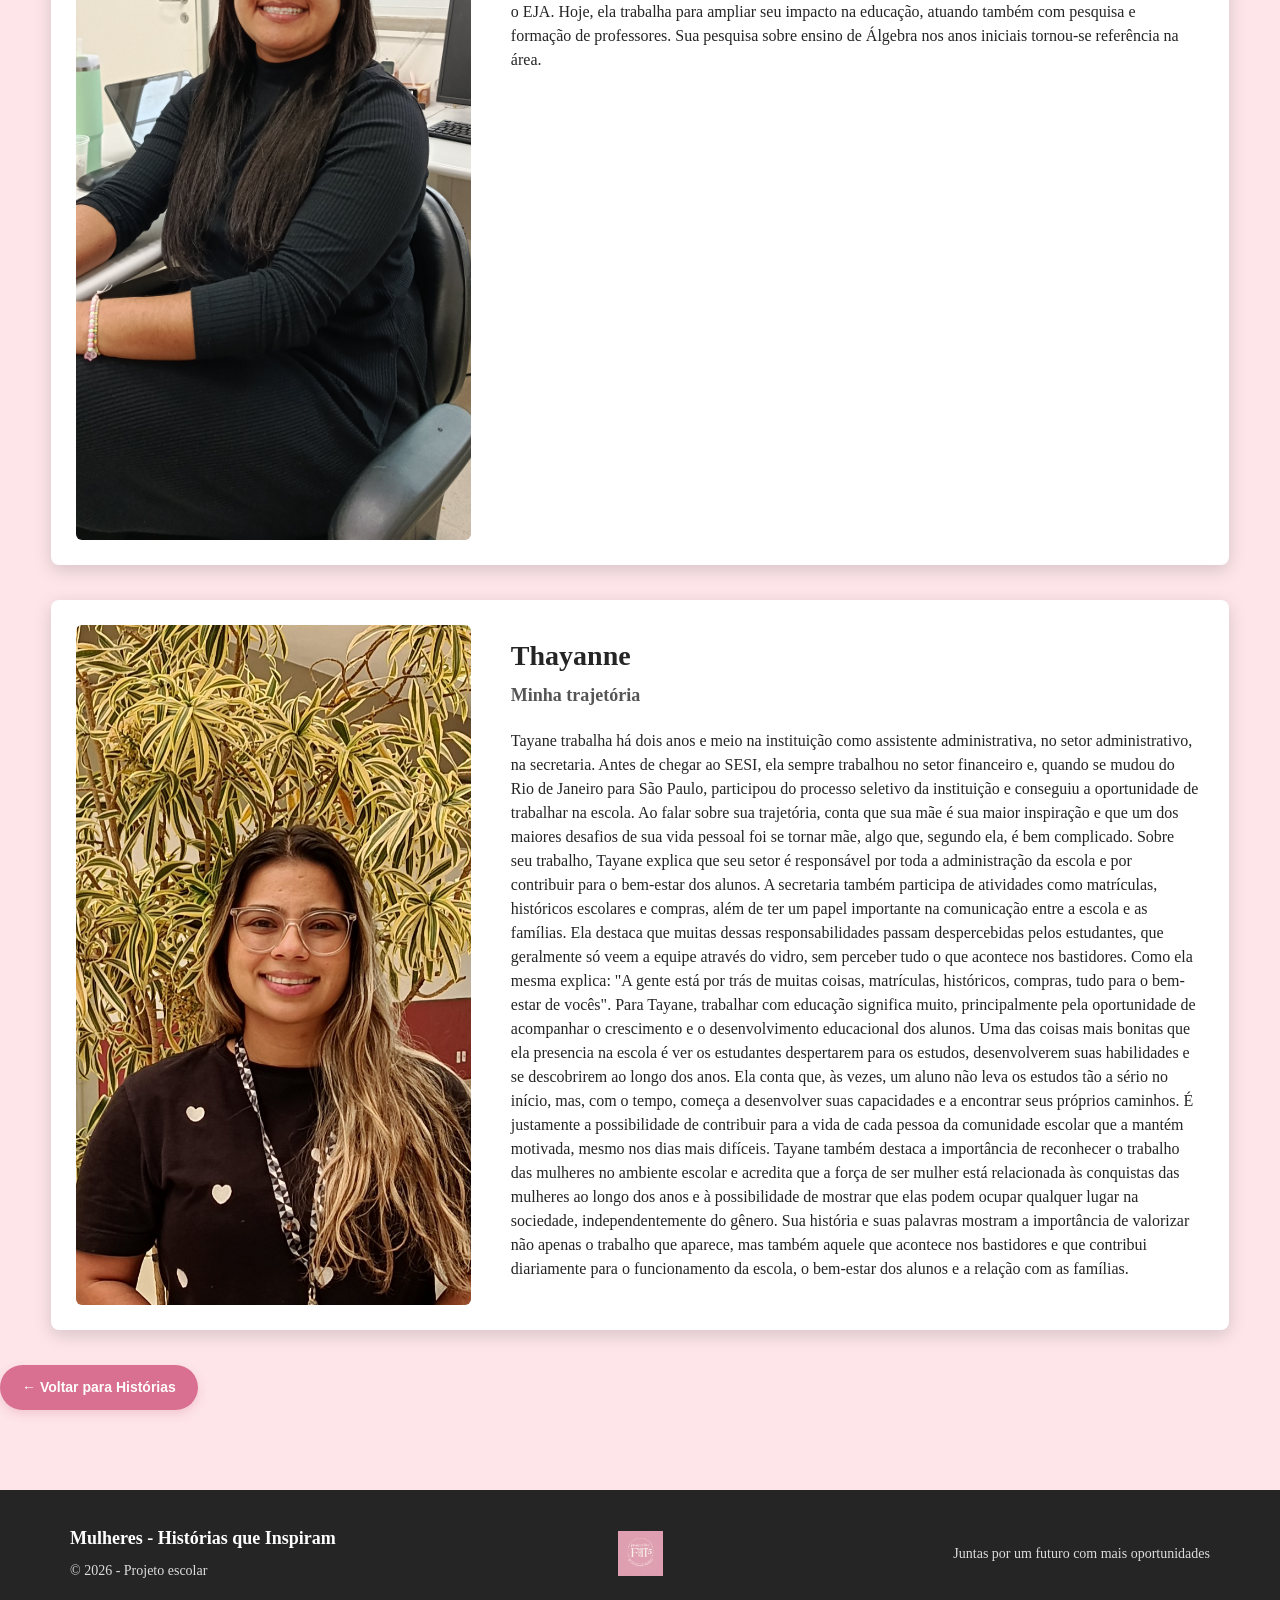
<file: pages/secretaria.html>
<!DOCTYPE html>
<html lang="pt-BR">

<head>
    <meta charset="UTF-8">

    <meta name="viewport" content="width=device-width, initial-scale=1.0">

    <title>Histórias - Secretaria e Administração</title>

    <link rel="stylesheet" href="../css/secretaria.css">
</head>

<body>

    <!-- CABEÇALHO -->

    <header>

        <div class="container navbar">

            <a href="../index.html" class="logo">
                Mulheres
                <span>Histórias que Inspiram</span>
            </a>

            <nav>

                <ul class="nav-links">

                    <li>
                        <a href="../index.html">
                            Início
                        </a>
                    </li>

                    <li>
                        <a href="../pages/sobre.html">
                            Sobre o projeto
                        </a>
                    </li>

                    <li>
                        <a href="../pages/historias.html" class="ativo">
                            Histórias
                        </a>
                    </li>

                    <li>
                        <a href="../pages/galeria.html">
                            Galeria
                        </a>
                    </li>

                    <li>
                        <a href="../pages/compartilhe.html">
                            Compartilhe sua história
                        </a>
                    </li>

                    <li>
                        <a href="../pages/equipe.html">
                            Sobre a equipe
                        </a>
                    </li>

                </ul>

            </nav>

        </div>

    </header>


    <!-- TÍTULO DA PÁGINA -->

    <section class="page-banner">

        <div class="container">


            <h1 class="page-title">
                Secretaria e Administração
            </h1>

            <p>
                Conheça as mulheres participantes,
                suas funções, setores, trajetórias,
                importância institucional e depoimentos pessoais.
            </p>

        </div>

    </section>


    <!-- HISTÓRIAS -->

    <main>


        <!-- HISTÓRIA 1 -->

        <div class="historia">

            <div class="foto">

                <img src="../img/valeria arrumada.jpg"
                     alt="Foto de uma mulher da secretaria">

            </div>

            <div class="texto">

                <h2>
                    Valéria Aparecida da Silva
                </h2>

                <h3>
                    Minha trajetória
                </h3>

                <p>
                    Valéria Aparecida da Silva é formada em Pedagogia desde 2001 e construiu sua trajetória profissional na área da educação. No início de sua carreira, trabalhou na Prefeitura de Jundiaí e, em 2003, ingressou no SESI, onde permanece até hoje.
Durante 19 anos, atuou como professora alfabetizadora de primeiro e segundo ano. Depois, passou aproximadamente dois anos e meio na coordenação e, em 2025, participou do Programa Desenvolver do SESI, realizando seis meses de treinamento em oito escolas do estado de São Paulo para se preparar para atuar na direção. Em janeiro de 2026, iniciou seu trabalho como diretora da unidade SESI de Vinhedo.
Ao longo de sua trajetória, Valéria enfrentou o desafio de acompanhar as mudanças na forma como os estudantes aprendem. Ela destaca que a maneira de ensinar em 2003 é muito diferente da atual, principalmente por causa da evolução tecnológica. Por isso, considera fundamental estar sempre aprendendo e se atualizando para acompanhar as novas necessidades dos alunos.
Uma de suas maiores conquistas profissionais é ter chegado à direção de uma escola, posição que desejava alcançar em sua carreira como pedagoga. Para ela, essa conquista representa o resultado de muitos anos de trabalho, dedicação, esforço e perseverança.
Valéria afirma que o que mais gosta em seu trabalho é cuidar das pessoas, tanto dos alunos quanto dos colaboradores. Essa preocupação com as pessoas também representa uma de suas principais contribuições para a instituição, pois busca promover um ambiente em que todos possam se desenvolver e trabalhar da melhor maneira possível.
Para ela, trabalhar com educação significa contribuir para a formação das pessoas e, consequentemente, para a construção de um mundo melhor. Valéria acredita que a educação transforma o mundo, mesmo que seja aos poucos, como um “trabalho de formiguinha”.
Sua trajetória também foi marcada por momentos de dificuldade. Em determinado período, chegou a sentir que não servia para estar no SESI. Porém, com o apoio de pessoas que acreditaram nela, conseguiu superar essa fase e continuar avançando profissionalmente.
Valéria deixa como mensagem para outras mulheres que estão construindo suas trajetórias: não desistir. Ela destaca a importância de buscar os objetivos, se empenhar e se esforçar, mesmo quando surgirem dificuldades ou pessoas que tentem atrapalhar o caminho.
Sua história representa perseverança, dedicação, cuidado com as pessoas e compromisso com a educação. Depois de anos atuando em diferentes funções, Valéria alcançou uma posição de liderança sem abrir mão de seus valores e reconhece a importância das pessoas que estiveram ao seu lado durante essa caminhada.
Hoje, ela demonstra orgulho de onde chegou e do trabalho que realiza. Sua trajetória mostra que dificuldades podem fazer parte do caminho, mas também podem ser superadas com esforço, apoio e determinação.

                </p>

            </div>

        </div>


        <!-- HISTÓRIA 2 -->

        <div class="historia">

            <div class="foto">

                <img src="../img/carla.jpg"
                     alt="Foto de uma mulher da secretaria">

            </div>

            <div class="texto">

                <h2>
                    Carla
                </h2>

                <h3>
                    Minha trajetória
                </h3>

                <p>
                Carla, 38 anos, é pedagoga, mestre em Educação Matemática e atualmente trabalha na coordenação pedagógica do SESI de Vinhedo.
Ela cresceu em uma realidade difícil e teve uma educação básica com muitas dificuldades. Sua mãe sempre a incentivou a estudar e a ter discernimento para fazer boas escolhas. Uma professora de Matemática, Solange, despertou seu interesse pela área.
Na faculdade de Pedagogia, Carla teve dificuldades por não ter uma boa base, mas encontrou professoras que a incentivaram, principalmente Dair. Ela entrou em grupos de pesquisa, fez iniciação científica e começou a se especializar em Educação Matemática.
Depois, entrou no SESI como estagiária e, por sua dedicação e pesquisa, tornou-se professora efetiva. Enfrentou preconceito e críticas, mas desenvolveu uma metodologia mais prática e investigativa para ensinar Matemática.
Com o tempo, ganhou reconhecimento, passou a formar outros professores e foi convidada a produzir materiais didáticos de Matemática para os anos iniciais e para o EJA.
Hoje, ela trabalha para ampliar seu impacto na educação, atuando também com pesquisa e formação de professores. Sua pesquisa sobre ensino de Álgebra nos anos iniciais tornou-se referência na área.

                </p>

            </div>

        </div>


        <!-- HISTÓRIA 3 -->

        <div class="historia">

            <div class="foto">

                <img src="../img/thayanne.jpg"
                     alt="Foto de uma mulher da secretaria">

            </div>

            <div class="texto">

                <h2>
                    Thayanne
                </h2>

                <h3>
                    Minha trajetória
                </h3>

                <p>
                   Tayane trabalha há dois anos e meio na instituição como assistente administrativa, no setor administrativo, na secretaria. Antes de chegar ao SESI, ela sempre trabalhou no setor financeiro e, quando se mudou do Rio de Janeiro para São Paulo, participou do processo seletivo da instituição e conseguiu a oportunidade de trabalhar na escola. Ao falar sobre sua trajetória, conta que sua mãe é sua maior inspiração e que um dos maiores desafios de sua vida pessoal foi se tornar mãe, algo que, segundo ela, é bem complicado.
Sobre seu trabalho, Tayane explica que seu setor é responsável por toda a administração da escola e por contribuir para o bem-estar dos alunos. A secretaria também participa de atividades como matrículas, históricos escolares e compras, além de ter um papel importante na comunicação entre a escola e as famílias. Ela destaca que muitas dessas responsabilidades passam despercebidas pelos estudantes, que geralmente só veem a equipe através do vidro, sem perceber tudo o que acontece nos bastidores. Como ela mesma explica: "A gente está por trás de muitas coisas, matrículas, históricos, compras, tudo para o bem-estar de vocês".
Para Tayane, trabalhar com educação significa muito, principalmente pela oportunidade de acompanhar o crescimento e o desenvolvimento educacional dos alunos. Uma das coisas mais bonitas que ela presencia na escola é ver os estudantes despertarem para os estudos, desenvolverem suas habilidades e se descobrirem ao longo dos anos. Ela conta que, às vezes, um aluno não leva os estudos tão a sério no início, mas, com o tempo, começa a desenvolver suas capacidades e a encontrar seus próprios caminhos. É justamente a possibilidade de contribuir para a vida de cada pessoa da comunidade escolar que a mantém motivada, mesmo nos dias mais difíceis.
Tayane também destaca a importância de reconhecer o trabalho das mulheres no ambiente escolar e acredita que a força de ser mulher está relacionada às conquistas das mulheres ao longo dos anos e à possibilidade de mostrar que elas podem ocupar qualquer lugar na sociedade, independentemente do gênero. Sua história e suas palavras mostram a importância de valorizar não apenas o trabalho que aparece, mas também aquele que acontece nos bastidores e que contribui diariamente para o funcionamento da escola, o bem-estar dos alunos e a relação com as famílias.

                </p>

            </div>

        </div>
<a href="../pages/historias.html" class="btn-voltar">
    ← Voltar para Histórias
</a>

<div class="titulo">

    </main>


    <!-- RODAPÉ -->

   <footer class="footer">

    <div class="footer-container">

        <div class="footer-left">
            <h3>
                Mulheres - Histórias que Inspiram
            </h3>

            <p>
                © 2026 - Projeto escolar
            </p>
        </div>

        <div class="footer-logo">
            <img src="../img/logo.png" alt="Logo Mulheres - Histórias que Inspiram">
        </div>

        <div class="footer-right">
            <p>
                Juntas por um futuro com mais oportunidades
            </p>
        </div>

    </div>

</footer>

</body>

</html>
</file>
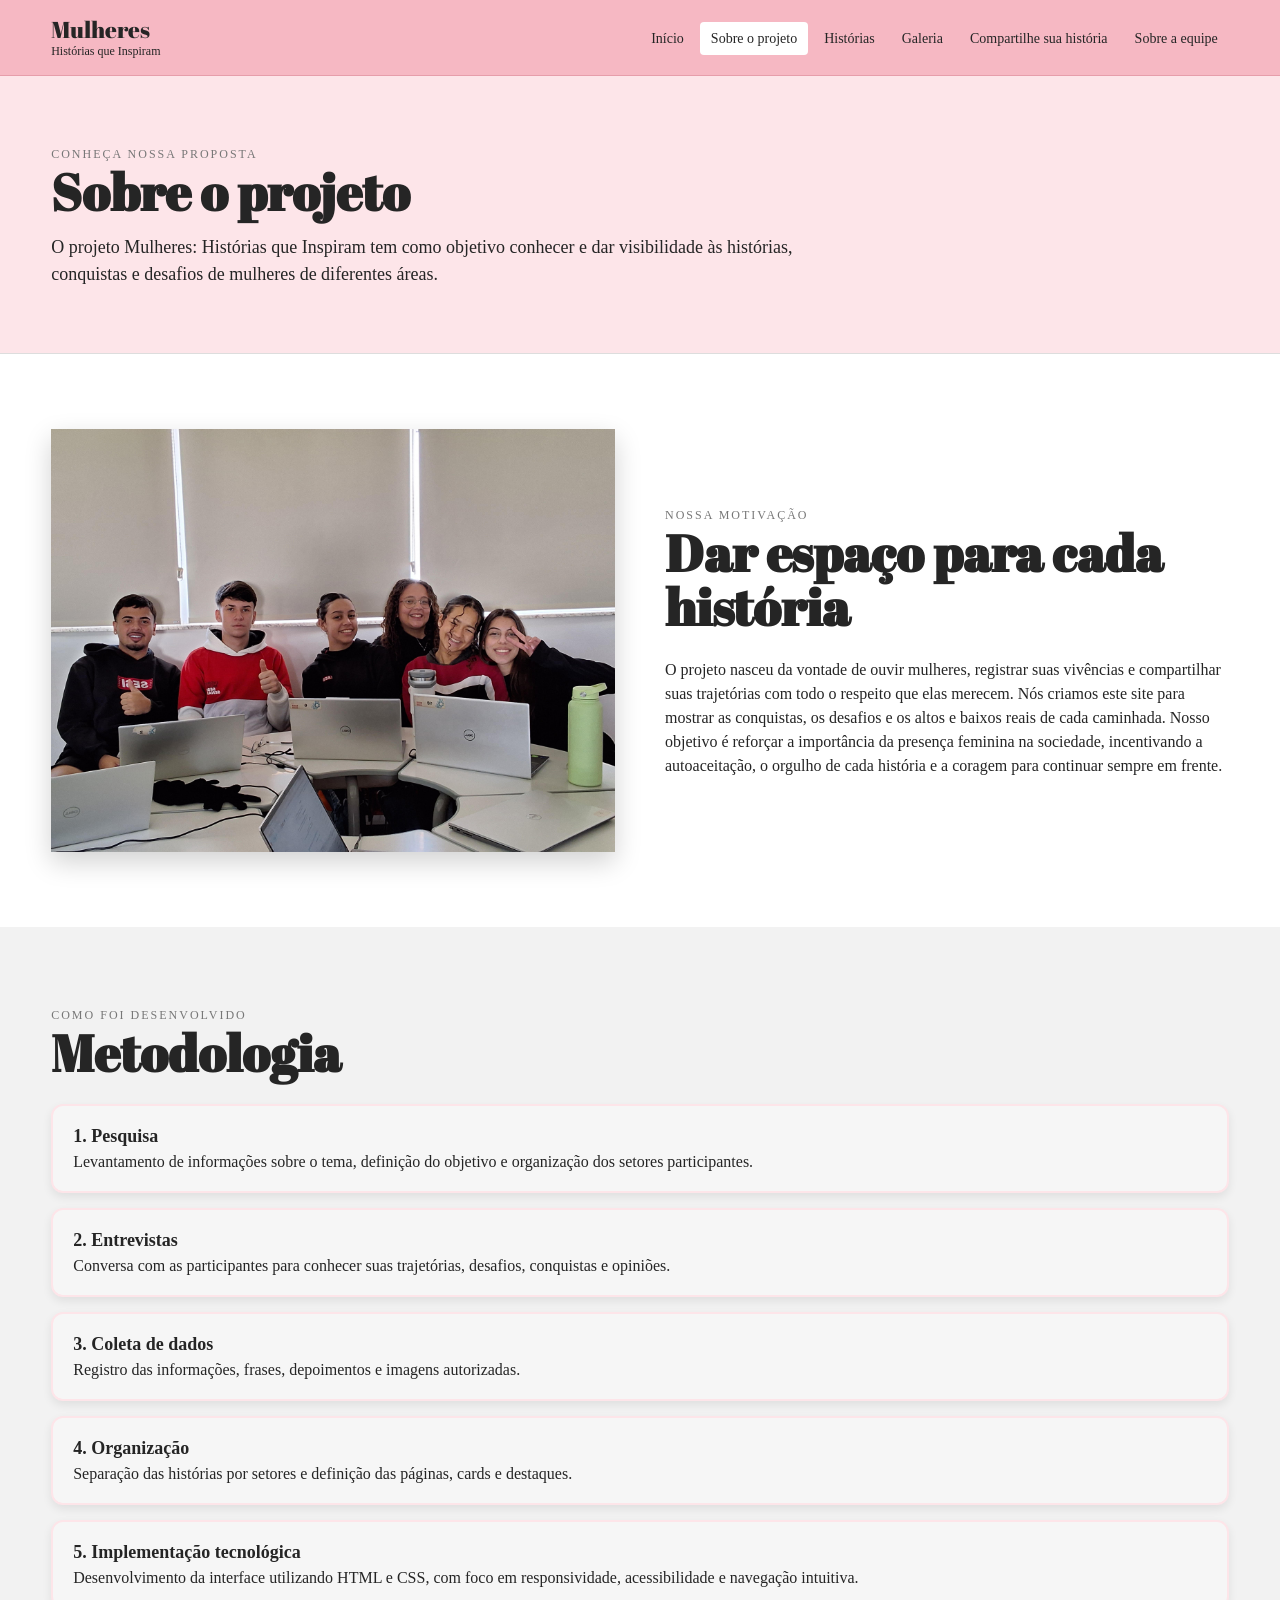
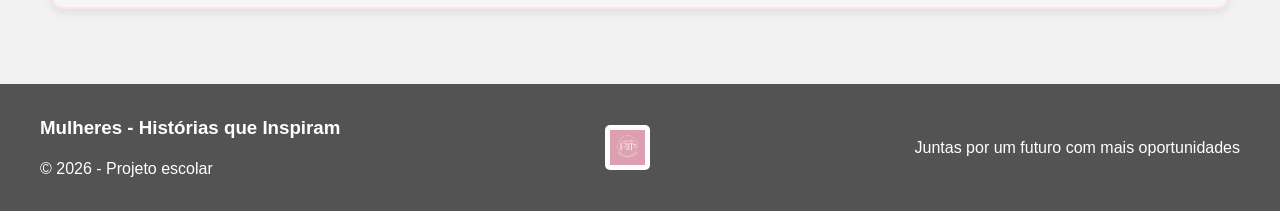
<file: pages/sobre.html>
<!DOCTYPE html>
<html lang="pt-BR">

<head>
    <meta charset="UTF-8">
    <meta name="viewport" content="width=device-width, initial-scale=1.0">

    <title>Sobre o Projeto | Mulheres: Histórias que Inspiram</title>

    <link rel="stylesheet" href="../style.css">
</head>

<body>


    <header>

        <div class="container navbar">

            <a href="../index.html" class="logo">
                Mulheres
                <span>Histórias que Inspiram</span>
            </a>

            <nav>

                <ul class="nav-links">

                    <li>
                        <a href="../index.html">
                            Início
                        </a>
                    </li>

                    <li>
                        <a href="../pages/sobre.html" class="ativo">
                            Sobre o projeto
                        </a>
                    </li>

                    <li>
                        <a href="../pages/historias.html">
                            Histórias
                        </a>
                    </li>

                    <li>
                        <a href="../pages/galeria.html">
                            Galeria
                        </a>
                    </li>

                    <li>
                        <a href="../pages/compartilhe.html">
                            Compartilhe sua história
                        </a>
                    </li>

                    <li>
                        <a href="../pages/equipe.html">
                            Sobre a equipe
                        </a>
                    </li>

                </ul>

            </nav>

        </div>

    </header>


    <main>

        <!-- TÍTULO -->

        <section class="page-banner">

            <div class="container">

                <span class="section-label">
                    Conheça nossa proposta
                </span>

                <h1 class="page-title">
                    Sobre o projeto
                </h1>

                <p>
                    O projeto Mulheres: Histórias que Inspiram tem
                    como objetivo conhecer e dar visibilidade às
                    histórias, conquistas e desafios de mulheres
                    de diferentes áreas.
                </p>

            </div>

        </section>


<!-- OBJETIVO -->

<section class="section">

    <div class="container sobre-grid">


        <!-- IMAGEM -->

        <div class="sobre-img">

            <img
                src="../img/grupo.jpg"
                alt="Grupo de participantes do projeto">

        </div>


        <!-- TEXTO -->

        <div>

            <span class="section-label">
                Nossa motivação
            </span>

            <h2>
                Dar espaço para cada história
            </h2>

            <br>

            <p>
             O projeto nasceu da vontade de ouvir mulheres, registrar suas vivências e compartilhar suas trajetórias 
             com todo o respeito que elas merecem. Nós criamos este site para mostrar as conquistas, os desafios e os altos e
              baixos reais de cada caminhada. Nosso objetivo é reforçar a importância da presença feminina na sociedade,
              incentivando a autoaceitação, o orgulho de cada história e a coragem para continuar sempre em frente.

            <br>

        </div>


    </div>

</section>

            

            </div>

        </section>


        <!-- METODOLOGIA -->

        <section class="section section-cinza">

            <div class="container">

                <span class="section-label">
                    Como foi desenvolvido
                </span>

                <h2>
                    Metodologia
                </h2>


                <div class="lista-etapas">


                    <div class="etapa">

                        <strong>
                            1. Pesquisa
                        </strong>

                        <span>
                            Levantamento de informações sobre
                            o tema, definição do objetivo e
                            organização dos setores participantes.
                        </span>

                    </div>


                    <div class="etapa">

                        <strong>
                            2. Entrevistas
                        </strong>

                        <span>
                            Conversa com as participantes para
                            conhecer suas trajetórias, desafios,
                            conquistas e opiniões.
                        </span>

                    </div>


                    <div class="etapa">

                        <strong>
                            3. Coleta de dados
                        </strong>

                        <span>
                            Registro das informações, frases,
                            depoimentos e imagens autorizadas.
                        </span>

                    </div>


                    <div class="etapa">

                        <strong>
                            4. Organização
                        </strong>

                        <span>
                            Separação das histórias por setores
                            e definição das páginas, cards
                            e destaques.
                        </span>

                    </div>


                    <div class="etapa">

                        <strong>
                            5. Implementação tecnológica
                        </strong>

                        <span>
                            Desenvolvimento da interface utilizando
                            HTML e CSS, com foco em responsividade,
                            acessibilidade e navegação intuitiva.
                        </span>

                    </div>


                </div>

            </div>


    </main>

<footer class="footer">

    <div class="footer-container">

        <div class="footer-left">
            <h3>
                Mulheres - Histórias que Inspiram
            </h3>

            <p>
                © 2026 - Projeto escolar
            </p>
        </div>

        <div class="footer-logo">
            <img src="../img/logo.png" alt="Logo Mulheres - Histórias que Inspiram">
        </div>

        <div class="footer-right">
            <p>
                Juntas por um futuro com mais oportunidades
            </p>
        </div>

    </div>

</footer>

</body>

</html>
</file>
<file: style.css>
@import url('https://fonts.googleapis.com/css2?family=Abril+Fatface&display=swap');

* {
    margin: 0;
    padding: 0;
    box-sizing: border-box;
}

html {
    scroll-behavior: smooth;
}

body {
    font-family: "Times New Roman", serif;
    color: #252525;
    background-color: white;
    line-height: 1.5;
}

a {
    text-decoration: none;
    color: inherit;
}

img {
    width: 100%;
    display: block;
    object-fit: cover;
}

/* CORES */

:root {
    --rosa: rgb(246, 184, 195);
    --rosa-claro: #fde5e9;
    --amarelo: #f6df8b;
    --cinza: #d9d9d9;
    --cinza-escuro: #555;
    --preto: #202124;
    --branco: #ffffff;
}

/* CONTAINER */

.container {
    width: 92%;
    max-width: 1200px;
    margin: auto;
}

/* BARRA SUPERIOR */

.topo-aviso {
    background-color: var(--preto);
    color: white;
    text-align: center;
    padding: 7px;
    font-size: 13px;
}

/* CABEÇALHO */

header {
    background-color: var(--rosa);
    border-bottom: 1px solid #e69daa;
    position: sticky;
    top: 0;
    z-index: 100;
}

.navbar {
    min-height: 75px;
    display: flex;
    align-items: center;
    justify-content: space-between;
    gap: 25px;
}

.logo {
    font-family: "Abril Fatface", Georgia, serif;
    font-size: 23px;
    line-height: 1;
}

.logo span {
    display: block;
    font-family: "Times New Roman", serif;
    font-size: 12px;
    margin-top: 4px;
}

.nav-links {
    display: flex;
    align-items: center;
    justify-content: flex-end;
    gap: 5px;
    list-style: none;
    flex-wrap: wrap;
}

.nav-links a {
    padding: 9px 11px;
    font-size: 14px;
    border-radius: 4px;
}

.nav-links a:hover,
.nav-links a.ativo {
    background-color: white;
}

/* BOTÕES */

.btn {
    display: inline-block;
    border: none;
    cursor: pointer;
    background-color: var(--preto);
    color: white;
    padding: 11px 22px;
    border-radius: 3px;
    font-family: "Times New Roman", serif;
    font-size: 15px;
    transition: 0.2s;
}

.btn:hover {
    transform: translateY(-2px);
    opacity: 0.9;
}

.btn-amarelo {
    background-color: var(--amarelo);
    color: #252525;
}

/* HERO */

.hero {
    min-height: 520px;
    display: grid;
    grid-template-columns: 1.05fr 0.95fr;
    gap: 45px;
    align-items: center;
    padding: 70px 0;
}

.hero-text small,
.section-label {
    text-transform: uppercase;
    letter-spacing: 2px;
    font-size: 12px;
    color: #777;
}

.hero h1 {
    font-family: "Abril Fatface", Georgia, serif;
    font-size: clamp(45px, 6vw, 85px);
    line-height: 0.98;
    margin: 15px 0 22px;
}

.hero h1 span {
    display: block;
}

.hero p {
    font-size: 18px;
    max-width: 620px;
    margin-bottom: 25px;
}

/* IMAGEM DO COMEÇO */

.hero-img {
    min-height: 390px;
    display: flex;
    align-items: center;
    justify-content: center;
    overflow: hidden;
    background: transparent;
    border: none;
    box-shadow: 0 10px 25px rgba(0, 0, 0, 0.20);
}

.hero-img img {
    width: 100%;
    height: 390px;
    object-fit: contain;
    display: block;
}

/* PLACEHOLDER DAS FOTOS */

.placeholder {
    background-color: transparent;
    color: #666;
    min-height: 210px;
    display: flex;
    align-items: center;
    justify-content: center;
    text-align: center;
    padding: 20px;
}
.placeholder img {
    width: 100%;
    height: 100%;
    object-fit: contain;
    display: block;
}

.galeria-btn {
    text-align: center;
    margin-top: 30px;
}
/* SEÇÕES */

.section {
    padding: 75px 0;
}

.section-cinza {
    background-color: #f2f2f2;
}

.section-rosa {
    background-color: var(--rosa-claro);
}

.section-amarela {
    background-color: #fff8dc;
}

.section-head {
    display: flex;
    align-items: end;
    justify-content: space-between;
    gap: 25px;
    margin-bottom: 35px;
}

.section h2,
.page-title {
    font-family: "Abril Fatface", Georgia, serif;
    font-size: clamp(32px, 4vw, 55px);
    line-height: 1.05;
}

.section-head p {
    max-width: 550px;
}

/* GRIDS */

.grid {
    display: grid;
    gap: 20px;
}

.grid-2 {
    grid-template-columns: repeat(2, 1fr);
}

.grid-3 {
    grid-template-columns: repeat(3, 1fr);
}

.grid-4 {
    grid-template-columns: repeat(4, 1fr);
}

.sobre-btn {
    display: flex;
    justify-content: center;
    align-items: center;
    margin-top: 40px;
    width: 100%;
}
/* CARDS */

.card {
    background-color: white;
    border: 1px solid #ddd;
    overflow: hidden;
}

.card-content {
    padding: 22px;
}

.card h3 {
    font-family: "Abril Fatface", Georgia, serif;
    font-size: 21px;
    margin-bottom: 8px;
}

.card p {
    color: #555;
}

/* SETORES */

.setor-card {
    padding: 25px;
    min-height: 155px;
    background-color: white;
    border-top: 5px solid var(--rosa);
}


.icone {
    font-size: 27px;
    margin-bottom: 10px;
}

/* MULHERES */

.mulher-card .foto {
    height: 250px;
    background-color: var(--cinza);
}

.mulher-card .foto .placeholder {
    height: 100%;
    min-height: 0;
}

/* FRASE */

.quote {
    padding: 45px;
    background-color: #fffacd;
    text-align: center;
    margin-top: 35px;
}

.quote p {
    font-family: "Abril Fatface", Georgia, serif;
    font-size: clamp(27px, 3vw, 43px);
    line-height: 1.2;
}

.quote span {
    display: block;
    margin-top: 15px;
}

/* HISTÓRIA EM DESTAQUE */

.destaque {
    display: grid;
    grid-template-columns: 1fr 1fr;
    gap: 35px;
    background-color: rgb(246, 184, 195);
    padding: 25px;
    align-items: center;
}

.destaque .imagem {
    min-height: 360px;
    background-color: #252525
}

.destaque .texto {
    background-color: white;
    padding: 35px;
}

.destaque h3 {
    font-family: "Abril Fatface", Georgia, serif;
    font-size: 32px;
    margin: 10px 0 15px;
}

.tag {
    display: inline-block;
    background-color: rgb(246, 184, 195);
    padding: 4px 10px;
    font-size: 12px;
    margin-bottom: 8px;
}

/* =========================
   CARDS DOS SETORES -*/

.equipe-grid {
    display: grid;
    grid-template-columns: repeat(3, 1fr);
    gap: 25px;
}

.equipe-card {
    background-color: white;
    border: 1px solid #ddd;
    overflow: hidden;
    transition: 0.3s ease;
    box-shadow: 0 4px 12px rgba(0, 0, 0, 0.12);
}

.equipe-card:hover {
    transform: translateY(-6px);
    box-shadow: 0 10px 22px rgba(0, 0, 0, 0.18);
}

.equipe-card .foto {
    width: 100%;
    height: 280px;
    background-color: var(--cinza);
    overflow: hidden;
}


.equipe-card .foto img {
    width: 100%;
    height: 100%;
    object-fit: cover;
    display: block;
    transition: 0.3s ease;
}
.equipe-card:hover .foto img {
    transform: scale(1.03);
}

.equipe-card .card-content {
    padding: 20px;
}

.equipe-card h3 {
    font-family: "Abril Fatface", Georgia, serif;
    font-size: 24px;
    margin-bottom: 8px;
}

.equipe-card p {
    color: #555;
}

.equipe-card strong {
    color: #252525;
}

@media (max-width: 900px) {
    .equipe-grid {
        grid-template-columns: repeat(2, 1fr);
    }
}

@media (max-width: 600px) {
    .equipe-grid {
        grid-template-columns: 1fr;
    }

    .equipe-card .foto {
        height: 300px;
    }
}
        
/* SETORES */
.setores-grid {
    display: grid;
    grid-template-columns: repeat(5, 1fr);
    gap: 12px;
    max-width: 100%;
    margin: 25px 0 0;
}

.setor-card {
    background-color: #fff;
    border: 2px solid #e8a0b8;
    border-radius: 10px;
    padding: 0;
    text-align: center;
    box-shadow: 0 3px 8px rgba(0, 0, 0, 0.08);
    transition: 0.3s ease;
    overflow: hidden;
}

.setor-card img {
    width: 100%;
    height: 180px;
    object-fit: cover;
    display: block;
}

.setor-card:hover {
    transform: translateY(-4px);
    border-color: #d96f91;
    box-shadow: 0 7px 15px rgba(217, 111, 145, 0.2);
}

.setor-card h3 {
    font-family: Arial, sans-serif;
    font-size: 11px;
    font-weight: 600;
    color: #333;
    padding: 7px 4px;
    margin: 0;
    line-height: 1.2;
}
@media (max-width: 900px) {
    .setores-grid {
        grid-template-columns: repeat(auto-fill, minmax(140px, 1fr));
        gap: 14px;
    }
}

@media (max-width: 650px) {
    .setores-grid {
        grid-template-columns: repeat(2, 1fr);
        gap: 12px;
    }

    .setor-card img {
        height: 110px;
    }

    .setor-card h3 {
        font-size: 14px;
        padding: 8px 4px;
    }
}

/* BANNER DAS PÁGINAS */

.page-banner {
    background-color: var(--rosa-claro);
    padding: 65px 0;
    border-bottom: 1px solid #ddd;
}

.page-banner p {
    max-width: 750px;
    margin-top: 15px;
    font-size: 18px;
}

.sobre-grid {
    display: grid;
    grid-template-columns: 1fr 1fr;
    gap: 50px;
    align-items: center;
}

.sobre-img {
    overflow: hidden;
    box-shadow: 0 10px 25px rgba(0, 0, 0, 0.18);
}

.sobre-img img {
    width: 100%;
    height: 100%;
    object-fit: cover;
    display: block;
}


/* METODOLOGIA */
.lista-etapas {
    display: grid;
    gap: 15px;
    margin-top: 25px;
}

.etapa {
    border: 2px solid  #fde5e9;
    border-radius: 12px;
    background-color: #f6f6f6;
    padding: 17px 20px;
    box-shadow: 0 4px 10px rgba(0, 0, 0, 0.08);
    transition: 0.3s ease;
}

.etapa strong {
    display: block;
    font-size: 18px;
}
/* HISTÓRIAS */

.historia {
    display: grid;
    grid-template-columns: 320px 1fr;
    gap: 30px;
    padding: 30px 0;
    border-bottom: 1px solid #ddd;
}

.historia .foto {
    background-color: var(--cinza);
    min-height: 270px;
}

.historia h3 {
    font-family: "Abril Fatface", Georgia, serif;
    font-size: 32px;
    margin: 5px 0 8px;
}

.info-list {
    display: grid;
    grid-template-columns: repeat(2, 1fr);
    gap: 12px;
    margin: 20px 0;
}

.info-item {
    background-color: #f4f4f4;
    padding: 13px;
}

.info-item strong {
    display: block;
}

/* FORMULÁRIO */

.formulario {
    max-width: 800px;
    margin: auto;
    background-color: white;
    padding: 35px;
    border: 1px solid #ddd;
}

.form-grupo {
    margin-bottom: 18px;
}

label {
    display: block;
    margin-bottom: 6px;
    font-weight: bold;
}

input,
textarea,
select {
    width: 100%;
    padding: 12px;
    border: 1px solid #bbb;
    font: 16px "Times New Roman", serif;
    background-color: white;
}

textarea {
    min-height: 160px;
    resize: vertical;
}

/* GALERIA */

.galeria {
    display: grid;
    grid-template-columns: repeat(3, 1fr);
    gap: 25px;
}

.galeria-item {
    background-color: #fffacd;
    padding: 10px;
    margin: 0;
    overflow: hidden;
    border-radius: 12px;
    box-shadow: 0 4px 12px rgba(0, 0, 0, 0.12);
    transition: 0.3s ease;
}

.galeria-item:hover {
    transform: translateY(-6px);
    box-shadow: 0 10px 22px rgba(0, 0, 0, 0.18);
}

.galeria-item img {
    width: 100%;
    height: 180px;
    object-fit: cover;
    display: block;
    border-radius: 8px;
    transition: 0.3s ease;
}

.galeria-item:hover img {
    transform: scale(1.03);
}

.galeria-item figcaption {
    text-align: center;
    padding: 12px 5px 8px;
    font-size: 16px;
    color: #333;
    font-weight: 500;
}

@media (max-width: 700px) {
    .galeria {
        grid-template-columns: 1fr;
    }

    .galeria-item img {
        height: 220px;
    }
}
/* EQUIPE */

.equipe-card .foto {
    height: 260px;
    background-color: var(--cinza);
}

/* RODAPÉ */
/* =========================
   RODAPÉ
========================= */

.footer {
    background-color: #535353;
    color: #ffffff;
    padding: 30px 40px;
    font-family: sans-serif;
}

.footer-container {
    max-width: 1200px;
    margin: 0 auto;

    display: flex;
    justify-content: space-between;
    align-items: center;

    gap: 30px;
}

/* =========================
   COLUNA DA ESQUERDA
========================= */

.footer-left {
    display: flex;
    flex-direction: column;
    align-items: flex-start;
    gap: 10px;
}

.footer-logo {
    display: flex;
    align-items: center;
}

.footer-logo img {
    width: 45px;
    height: 45px;
    object-fit: contain;
    display: block;
    background-color: #ffffff;
    padding: 5px;
    border-radius: 5px;
}

.footer-copyright {
    font-size: 12px;
    color: #cccccc;
    margin: 0;
}

/* =========================
   REDES SOCIAIS
========================= */

.footer-center {
    display: flex;
    align-items: center;
    justify-content: center;
    gap: 15px;
}

.social-icon {
    color: #ffffff;
    font-size: 24px;
    text-decoration: none;
    transition: 0.2s ease;
}

.social-icon:hover {
    opacity: 0.7;
    transform: translateY(-2px);
}

/* =========================
   COLUNA DA DIREITA
========================= */

.footer-right {
    display: flex;
    flex-direction: column;
    align-items: flex-start;
    text-align: left;
}

.footer-right h3 {
    font-size: 15px;
    font-weight: 700;
    letter-spacing: 0.5px;
    margin: 0 0 5px 0;
    text-transform: uppercase;
}

.footer-right span {
    font-size: 12px;
    color: #cccccc;
}

/* =========================
   TEXTOS DO RODAPÉ
========================= */

.footer h3 {
    margin: 0 0 5px;
}

.footer p {
    margin: 0;
}



/* Responsividade para telas menores */
@media (max-width: 768px) {
    .footer-container {
        flex-direction: column;
        text-align: center;
        gap: 25px;
    }

    .footer-left, 
    .footer-right {
        align-items: center;
        text-align: center;
    }
}

/* RESPONSIVIDADE */

@media (max-width: 900px) {

    .navbar {
        align-items: flex-start;
        padding: 15px 0;
    }

    .nav-links {
        justify-content: flex-start;
    }

    .hero,
    .sobre-grid,
    .destaque {
        grid-template-columns: 1fr;
    }

    .grid-4 {
        grid-template-columns: repeat(2, 1fr);
    }

    .grid-3 {
        grid-template-columns: repeat(2, 1fr);
    }

    .galeria {
        grid-template-columns: repeat(2, 1fr);
    }

    .historia {
        grid-template-columns: 1fr;
    }

    .footer-grid {
        grid-template-columns: 1fr 1fr;
    }
}

@media (max-width: 600px) {

    .navbar {
        display: block;
    }

    .logo {
        margin-bottom: 12px;
    }

    .nav-links {
        gap: 2px;
    }

    .nav-links a {
        font-size: 12px;
        padding: 7px 8px;
    }

    .hero {
        padding: 45px 0;
    }

    .hero-img {
        min-height: 280px;
    }

    .section {
        padding: 50px 0;
    }

    .grid-2,
    .grid-3,
    .grid-4,
    .galeria {
        grid-template-columns: 1fr;
    }

    .section-head {
        display: block;
    }

    .section-head p {
        margin-top: 15px;
    }

    .info-list {
        grid-template-columns: 1fr;
    }

    .formulario {
        padding: 22px;
    }

    .footer-grid {
        grid-template-columns: 1fr;
    }

    .footer-bottom {
        display: block;
    }
/* EQUIPE */

.equipe-grid {
    display: grid;
    grid-template-columns: repeat(3, 1fr);
    gap: 25px;
}

.equipe-card {
    background-color: white;
    border: 1px solid #ddd;
    overflow: hidden;
    transition: 0.2s;
}

.equipe-card:hover {
    transform: translateY(-4px);
}

/* ESPAÇO DA FOTO */

.equipe-card .foto {
    width: 100%;
    height: 280px;
    background-color: var(--cinza);
    overflow: hidden;
}

/* IMAGEM */

.equipe-card .foto img {
    width: 100%;
    height: 100%;
    object-fit: cover;
    display: block;
}

/* TEXTO DO CARD */

.equipe-card .card-content {
    padding: 20px;
}

.equipe-card h3 {
    font-family: "Abril Fatface", Georgia, serif;
    font-size: 24px;
    margin-bottom: 8px;
}

.equipe-card p {
    color: #555;
}

.equipe-card strong {
    color: #252525;
}


/* RESPONSIVIDADE */

@media (max-width: 900px) {

    .equipe-grid {
        grid-template-columns: repeat(2, 1fr);
    }

}

@media (max-width: 600px) {

    .equipe-grid {
        grid-template-columns: 1fr;
    }

    .equipe-card .foto {
        height: 300px;
    }

}

.btn-voltar {
    display: inline-block;
    background-color: #f6b8c3;
    color: #252525;
    padding: 10px 20px;
    margin-bottom: 25px;
    text-decoration: none;
    border-radius: 4px;
    font-family: "Times New Roman", serif;
    font-size: 16px;
}

.btn-voltar:hover {
    background-color: #f0a5b3;
}


}
</file>
<file: css/alimentacao.css>
@import url('https://fonts.googleapis.com/css2?family=Abril+Fatface&display=swap');

/* =========================
   RESET
========================= */

* {
    margin: 0;
    padding: 0;
    box-sizing: border-box;
}

body {
    font-family: "Times New Roman", serif;
    color: #252525;
    background-color: #fde5e9;
    line-height: 1.5;
}

a {
    text-decoration: none;
    color: inherit;
}

:root {
    --rosa: rgb(246, 184, 195);
    --rosa-claro: #fde5e9;
    --cinza-escuro: #555;
    --preto: #202124;
    --branco: #ffffff;
}

/* =========================
   CONTAINER
========================= */

.container {
    width: 92%;
    max-width: 1200px;
    margin: auto;
}

/* =========================
   CABEÇALHO
========================= */

header {
    background-color: var(--rosa);
    border-bottom: 1px solid #e69daa;
    position: sticky;
    top: 0;
    z-index: 100;
}

.navbar {
    min-height: 75px;
    display: flex;
    align-items: center;
    justify-content: space-between;
    gap: 25px;
}

.logo {
    font-family: "Abril Fatface", Georgia, serif;
    font-size: 23px;
    line-height: 1;
}

.logo span {
    display: block;
    font-family: "Times New Roman", serif;
    font-size: 12px;
    margin-top: 4px;
}

.nav-links {
    display: flex;
    align-items: center;
    justify-content: flex-end;
    gap: 5px;
    list-style: none;
    flex-wrap: wrap;
}

.nav-links a {
    padding: 9px 11px;
    font-size: 14px;
    border-radius: 4px;
}

.nav-links a:hover,
.nav-links a.ativo {
    background-color: white;
}

/* =========================
   BANNER DA PÁGINA
========================= */

.page-banner {
    text-align: center;
    padding: 70px 0 50px;
}

.page-title {
    font-family: "Abril Fatface", Georgia, serif;
    font-size: 42px;
    margin-bottom: 12px;
}

.page-banner p {
    max-width: 650px;
    margin: auto;
    font-size: 17px;
}

/* =========================
   ÁREA DAS HISTÓRIAS
========================= */

main {
    padding-bottom: 50px;
}

.historia {
    width: 92%;
    max-width: 1200px;
    margin: 0 auto 35px;
    background-color: white;
    display: flex;
    align-items: stretch;
    gap: 35px;
    padding: 25px;
    border-radius: 8px;
    box-shadow: 0 5px 18px rgba(0, 0, 0, 0.15);
}

/* =========================
   FOTO
========================= */

.foto {
    width: 35%;
    min-height: 350px;
    flex-shrink: 0;
}

.foto img {
    width: 100%;
    height: 100%;
    object-fit: cover;
    border-radius: 6px;
}

/* =========================
   TEXTO
========================= */

.texto {
    flex: 1;
    padding: 10px 5px;
}

.texto h2 {
    font-size: 28px;
    margin-bottom: 5px;
    font-weight: bold;
}

.texto h3 {
    font-size: 18px;
    color: #555;
    margin-bottom: 20px;
}

.texto p {
    font-size: 16px;
    margin-bottom: 14px;
}

/* =========================
   BOTÃO VOLTAR
========================= */

.btn-voltar {
    display: inline-block;
    background-color: #d96f91;
    color: white;
    text-decoration: none;
    padding: 12px 22px;
    border-radius: 25px;
    font-family: Arial, sans-serif;
    font-size: 14px;
    font-weight: bold;
    margin-bottom: 30px;
    transition: 0.3s ease;
    box-shadow: 0 4px 10px rgba(217, 111, 145, 0.25);
}

.btn-voltar:hover {
    background-color: #c85d7e;
    transform: translateY(-2px);
    box-shadow: 0 6px 14px rgba(217, 111, 145, 0.35);
}

/* =========================
   RODAPÉ
========================= */

.footer {
    width: 100%;
    background-color: #252525;
    color: white;
    padding: 35px 0;
}

.footer-container {
    width: 100%;
    max-width: 1200px;
    margin: 0 auto;
    padding: 0 30px;
    display: flex;
    align-items: center;
    justify-content: space-between;
    gap: 30px;
}

.footer-left,
.footer-right {
    flex: 1;
}

.footer-right {
    text-align: right;
}

/* LOGO DO RODAPÉ */

.footer-logo {
    display: flex;
    justify-content: center;
    align-items: center;
}

.footer-logo img {
    width: 45px;
    height: 45px;
    object-fit: contain;
    display: block;
}

.footer h3 {
    margin: 0 0 8px;
    font-size: 18px;
}

.footer p {
    margin: 0;
    font-size: 14px;
    color: #ddd;
}

/* =========================
   TABLET
========================= */

@media (max-width: 900px) {

    .navbar {
        flex-direction: column;
        padding: 15px 0;
    }

    .nav-links {
        justify-content: center;
    }

    .historia {
        gap: 25px;
    }

    .foto {
        width: 40%;
    }
}

/* =========================
   CELULAR
========================= */

@media (max-width: 650px) {

    .page-banner {
        padding: 45px 0 35px;
    }

    .page-title {
        font-size: 32px;
    }

    .historia {
        flex-direction: column;
        padding: 20px;
        gap: 20px;
    }

    .foto {
        width: 100%;
        height: 300px;
        min-height: 0;
    }

    .texto {
        padding: 0;
    }

    .texto h2 {
        font-size: 24px;
    }

    .footer-container {
        flex-direction: column;
        text-align: center;
    }

    .footer-right {
        text-align: center;
    }

    .footer-logo {
        order: -1;
    }

    .footer-logo img {
        width: 45px;
        height: 45px;
    }
}
</file>
<file: css/apoio.css>
@import url('https://fonts.googleapis.com/css2?family=Abril+Fatface&display=swap');

/* =========================
   RESET
========================= */

* {
    margin: 0;
    padding: 0;
    box-sizing: border-box;
}

body {
    font-family: "Times New Roman", serif;
    color: #252525;
    background-color: #fde5e9;
    line-height: 1.5;
}

a {
    text-decoration: none;
    color: inherit;
}

:root {
    --rosa: rgb(246, 184, 195);
    --rosa-claro: #fde5e9;
    --cinza-escuro: #555;
    --preto: #202124;
    --branco: #ffffff;
}

/* =========================
   CONTAINER
========================= */

.container {
    width: 92%;
    max-width: 1200px;
    margin: auto;
}

/* =========================
   CABEÇALHO
========================= */

header {
    background-color: var(--rosa);
    border-bottom: 1px solid #e69daa;
    position: sticky;
    top: 0;
    z-index: 100;
}

.navbar {
    min-height: 75px;
    display: flex;
    align-items: center;
    justify-content: space-between;
    gap: 25px;
}

.logo {
    font-family: "Abril Fatface", Georgia, serif;
    font-size: 23px;
    line-height: 1;
}

.logo span {
    display: block;
    font-family: "Times New Roman", serif;
    font-size: 12px;
    margin-top: 4px;
}

.nav-links {
    display: flex;
    align-items: center;
    justify-content: flex-end;
    gap: 5px;
    list-style: none;
    flex-wrap: wrap;
}

.nav-links a {
    padding: 9px 11px;
    font-size: 14px;
    border-radius: 4px;
}

.nav-links a:hover,
.nav-links a.ativo {
    background-color: white;
}

/* =========================
   BANNER DA PÁGINA
========================= */

.page-banner {
    text-align: center;
    padding: 70px 0 50px;
}

.page-title {
    font-family: "Abril Fatface", Georgia, serif;
    font-size: 42px;
    margin-bottom: 12px;
}

.page-banner p {
    max-width: 650px;
    margin: auto;
    font-size: 17px;
}

/* =========================
   ÁREA DAS HISTÓRIAS
========================= */

main {
    padding-bottom: 50px;
}

.historia {
    width: 92%;
    max-width: 1200px;
    margin: 0 auto 35px;
    background-color: white;
    display: flex;
    align-items: stretch;
    gap: 35px;
    padding: 25px;
    border-radius: 8px;
    box-shadow: 0 5px 18px rgba(0, 0, 0, 0.15);
}

/* =========================
   FOTO
========================= */

.foto {
    width: 35%;
    min-height: 350px;
    flex-shrink: 0;
}

.foto img {
    width: 100%;
    height: 100%;
    object-fit: cover;
    border-radius: 6px;
}

/* =========================
   TEXTO
========================= */

.texto {
    flex: 1;
    padding: 10px 5px;
}

.texto h2 {
    font-size: 28px;
    margin-bottom: 5px;
    font-weight: bold;
}

.texto h3 {
    font-size: 18px;
    color: #555;
    margin-bottom: 20px;
}

.texto p {
    font-size: 16px;
    margin-bottom: 14px;
}

/* =========================
   BOTÃO VOLTAR
========================= */

.btn-voltar {
    display: inline-block;
    background-color: #d96f91;
    color: white;
    text-decoration: none;
    padding: 12px 22px;
    border-radius: 25px;
    font-family: Arial, sans-serif;
    font-size: 14px;
    font-weight: bold;
    margin-bottom: 30px;
    transition: 0.3s ease;
    box-shadow: 0 4px 10px rgba(217, 111, 145, 0.25);
}

.btn-voltar:hover {
    background-color: #c85d7e;
    transform: translateY(-2px);
    box-shadow: 0 6px 14px rgba(217, 111, 145, 0.35);
}

/* =========================
   RODAPÉ
========================= */

.footer {
    width: 100%;
    background-color: #252525;
    color: white;
    padding: 35px 0;
}

.footer-container {
    width: 100%;
    max-width: 1200px;
    margin: 0 auto;
    padding: 0 30px;
    display: flex;
    align-items: center;
    justify-content: space-between;
    gap: 30px;
}

.footer-left,
.footer-right {
    flex: 1;
}

.footer-right {
    text-align: right;
}

/* LOGO DO RODAPÉ */

.footer-logo {
    display: flex;
    justify-content: center;
    align-items: center;
}

.footer-logo img {
    width: 45px;
    height: 45px;
    object-fit: contain;
    display: block;
}

.footer h3 {
    margin: 0 0 8px;
    font-size: 18px;
}

.footer p {
    margin: 0;
    font-size: 14px;
    color: #ddd;
}

/* =========================
   TABLET
========================= */

@media (max-width: 900px) {

    .navbar {
        flex-direction: column;
        padding: 15px 0;
    }

    .nav-links {
        justify-content: center;
    }

    .historia {
        gap: 25px;
    }

    .foto {
        width: 40%;
    }
}

/* =========================
   CELULAR
========================= */

@media (max-width: 650px) {

    .page-banner {
        padding: 45px 0 35px;
    }

    .page-title {
        font-size: 32px;
    }

    .historia {
        flex-direction: column;
        padding: 20px;
        gap: 20px;
    }

    .foto {
        width: 100%;
        height: 300px;
        min-height: 0;
    }

    .texto {
        padding: 0;
    }

    .texto h2 {
        font-size: 24px;
    }

    .footer-container {
        flex-direction: column;
        text-align: center;
    }

    .footer-right {
        text-align: center;
    }

    .footer-logo {
        order: -1;
    }

    .footer-logo img {
        width: 45px;
        height: 45px;
    }
}
</file>
<file: css/biblioteca.css>
@import url('https://fonts.googleapis.com/css2?family=Abril+Fatface&display=swap');

/* =========================
   RESET
========================= */

* {
    margin: 0;
    padding: 0;
    box-sizing: border-box;
}

body {
    font-family: "Times New Roman", serif;
    color: #252525;
    background-color: #fde5e9;
    line-height: 1.5;
}

a {
    text-decoration: none;
    color: inherit;
}

:root {
    --rosa: rgb(246, 184, 195);
    --rosa-claro: #fde5e9;
    --cinza-escuro: #555;
    --preto: #202124;
    --branco: #ffffff;
}

/* =========================
   CONTAINER
========================= */

.container {
    width: 92%;
    max-width: 1200px;
    margin: auto;
}

/* =========================
   CABEÇALHO
========================= */

header {
    background-color: var(--rosa);
    border-bottom: 1px solid #e69daa;
    position: sticky;
    top: 0;
    z-index: 100;
}

.navbar {
    min-height: 75px;
    display: flex;
    align-items: center;
    justify-content: space-between;
    gap: 25px;
}

.logo {
    font-family: "Abril Fatface", Georgia, serif;
    font-size: 23px;
    line-height: 1;
}

.logo span {
    display: block;
    font-family: "Times New Roman", serif;
    font-size: 12px;
    margin-top: 4px;
}

.nav-links {
    display: flex;
    align-items: center;
    justify-content: flex-end;
    gap: 5px;
    list-style: none;
    flex-wrap: wrap;
}

.nav-links a {
    padding: 9px 11px;
    font-size: 14px;
    border-radius: 4px;
}

.nav-links a:hover,
.nav-links a.ativo {
    background-color: white;
}

/* =========================
   BANNER DA PÁGINA
========================= */

.page-banner {
    text-align: center;
    padding: 70px 0 50px;
}

.page-title {
    font-family: "Abril Fatface", Georgia, serif;
    font-size: 42px;
    margin-bottom: 12px;
}

.page-banner p {
    max-width: 650px;
    margin: auto;
    font-size: 17px;
}

/* =========================
   ÁREA DAS HISTÓRIAS
========================= */

main {
    padding-bottom: 50px;
}

.historia {
    width: 92%;
    max-width: 1200px;
    margin: 0 auto 35px;
    background-color: white;
    display: flex;
    align-items: stretch;
    gap: 35px;
    padding: 25px;
    border-radius: 8px;
    box-shadow: 0 5px 18px rgba(0, 0, 0, 0.15);
}

/* =========================
   FOTO
========================= */

.foto {
    width: 35%;
    min-height: 350px;
    flex-shrink: 0;
}

.foto img {
    width: 100%;
    height: 100%;
    object-fit: cover;
    border-radius: 6px;
}

/* =========================
   TEXTO
========================= */

.texto {
    flex: 1;
    padding: 10px 5px;
}

.texto h2 {
    font-size: 28px;
    margin-bottom: 5px;
    font-weight: bold;
}

.texto h3 {
    font-size: 18px;
    color: #555;
    margin-bottom: 20px;
}

.texto p {
    font-size: 16px;
    margin-bottom: 14px;
}

/* =========================
   BOTÃO VOLTAR
========================= */

.btn-voltar {
    display: inline-block;
    background-color: #d96f91;
    color: white;
    text-decoration: none;
    padding: 12px 22px;
    border-radius: 25px;
    font-family: Arial, sans-serif;
    font-size: 14px;
    font-weight: bold;
    margin-bottom: 30px;
    transition: 0.3s ease;
    box-shadow: 0 4px 10px rgba(217, 111, 145, 0.25);
}

.btn-voltar:hover {
    background-color: #c85d7e;
    transform: translateY(-2px);
    box-shadow: 0 6px 14px rgba(217, 111, 145, 0.35);
}

/* =========================
   RODAPÉ
========================= */

.footer {
    width: 100%;
    background-color: #252525;
    color: white;
    padding: 35px 0;
}

.footer-container {
    width: 100%;
    max-width: 1200px;
    margin: 0 auto;
    padding: 0 30px;
    display: flex;
    align-items: center;
    justify-content: space-between;
    gap: 30px;
}

.footer-left,
.footer-right {
    flex: 1;
}

.footer-right {
    text-align: right;
}

/* LOGO DO RODAPÉ */

.footer-logo {
    display: flex;
    justify-content: center;
    align-items: center;
}

.footer-logo img {
    width: 45px;
    height: 45px;
    object-fit: contain;
    display: block;
}

.footer h3 {
    margin: 0 0 8px;
    font-size: 18px;
}

.footer p {
    margin: 0;
    font-size: 14px;
    color: #ddd;
}

/* =========================
   TABLET
========================= */

@media (max-width: 900px) {

    .navbar {
        flex-direction: column;
        padding: 15px 0;
    }

    .nav-links {
        justify-content: center;
    }

    .historia {
        gap: 25px;
    }

    .foto {
        width: 40%;
    }
}

/* =========================
   CELULAR
========================= */

@media (max-width: 650px) {

    .page-banner {
        padding: 45px 0 35px;
    }

    .page-title {
        font-size: 32px;
    }

    .historia {
        flex-direction: column;
        padding: 20px;
        gap: 20px;
    }

    .foto {
        width: 100%;
        height: 300px;
        min-height: 0;
    }

    .texto {
        padding: 0;
    }

    .texto h2 {
        font-size: 24px;
    }

    .footer-container {
        flex-direction: column;
        text-align: center;
    }

    .footer-right {
        text-align: center;
    }

    .footer-logo {
        order: -1;
    }

    .footer-logo img {
        width: 45px;
        height: 45px;
    }
}
</file>
<file: css/style.css>
@import url('https://fonts.googleapis.com/css2?family=Abril+Fatface&display=swap');

/* =========================
   RESET
========================= */

* {
    margin: 0;
    padding: 0;
    box-sizing: border-box;
}

/* =========================
   CORES
========================= */

:root {
    --rosa: rgb(246, 184, 195);
    --rosa-claro: #fde5e9;
    --amarelo: #f6df8b;
    --cinza: #d9d9d9;
    --cinza-escuro: #555;
    --preto: #202124;
    --branco: #ffffff;
}

/* =========================
   GERAL
========================= */

body {
    font-family: "Times New Roman", serif;
    color: #252525;
    background-color: var(--rosa-claro);
    line-height: 1.5;
}

a {
    text-decoration: none;
    color: #252525;
}

.container {
    width: 92%;
    max-width: 1200px;
    margin: 0 auto;
}

/* =========================
   AVISO DO TOPO
========================= */

.topo-aviso {
    background-color: var(--preto);
    color: white;
    text-align: center;
    padding: 7px;
    font-size: 13px;
}

/* =========================
   CABEÇALHO
========================= */

header {
    background-color: var(--rosa);
    border-bottom: 1px solid #e69daa;
    position: sticky;
    top: 0;
    z-index: 1000;
}

.navbar {
    min-height: 75px;
    display: flex;
    align-items: center;
    justify-content: space-between;
    gap: 25px;
}

/* LOGO */

.logo {
    font-family: "Abril Fatface", Georgia, serif;
    font-size: 23px;
    line-height: 1;
    white-space: nowrap;
}

.logo span {
    display: block;
    font-family: "Times New Roman", serif;
    font-size: 11px;
    margin-top: 4px;
}

/* =========================
   MENU
========================= */

.nav-links {
    display: flex;
    align-items: center;
    justify-content: flex-end;
    gap: 5px;
    list-style: none;
    flex-wrap: wrap;
}

.nav-links a {
    display: block;
    padding: 9px 11px;
    font-size: 14px;
    border-radius: 4px;
    transition: 0.2s ease;
}

.nav-links a:hover,
.nav-links a.ativo {
    background-color: white;
}

/* =========================
   PÁGINA HISTÓRIAS
========================= */

.historias {
    padding: 70px 0;
    min-height: 650px;
}

/* =========================
   TÍTULO
========================= */

.titulo {
    margin-bottom: 45px;
    background-color: var(--rosa-claro);
}

.titulo h1 {
    font-family: "Abril Fatface", Georgia, serif;
    font-size: 42px;
    margin-bottom: 12px;
}

.titulo p {
    max-width: 650px;
    font-size: 17px;
}

/* =========================
   LABEL
========================= */

.section-label {
    display: inline-block;
    background-color: white;
    padding: 7px 14px;
    border-radius: 20px;
    font-size: 14px;
    margin-bottom: 12px;
}

/* =========================
   CARDS
========================= */

.setores {
    display: grid;
    grid-template-columns: repeat(4, 1fr);
    gap: 25px;
}

.setor-card {
    background-color: white;
    padding: 20px;
    text-align: center;
    border-radius: 8px;
    box-shadow: 0 5px 15px rgba(0, 0, 0, 0.15);
    transition: 0.3s ease;
    overflow: hidden;
}

.setor-card:hover {
    transform: translateY(-7px);
    box-shadow: 0 10px 22px rgba(0, 0, 0, 0.25);
}

.setor-card img {
    width: 100%;
    height: 180px;
    object-fit: contain;
    display: block;
    margin: 0 auto 20px;
    border-radius: 6px;
}

.setor-card h2 {
    font-size: 22px;
    margin-bottom: 10px;
}

.setor-card p {
    color: var(--cinza-escuro);
    font-size: 15px;
}

/* =========================
   BOTÃO VOLTAR
========================= */

.btn-voltar {
    display: inline-block;
    margin-bottom: 25px;
    padding: 10px 20px;
    background-color: #252525;
    color: white;
    border-radius: 8px;
    font-size: 14px;
    transition: 0.3s ease;
}

.btn-voltar:hover {
    background-color: #d96f91;
    transform: translateY(-2px);
}

/* =========================
   VÍDEO
========================= */

.video-section {
    text-align: center;
    margin-top: 70px;
    padding: 20px 0;
}

.video-section h2 {
    font-family: "Abril Fatface", Georgia, serif;
    font-size: 34px;
    margin-bottom: 10px;
}

.video-section p {
    font-size: 17px;
    color: var(--cinza-escuro);
    margin-bottom: 30px;
}

/* VÍDEO SEM CAIXA BRANCA */

.video-container {
    width: 95%;
    max-width: 1200px;
    margin: 0 auto;
}

/* VÍDEO */

.video-container video {
    width: 100%;
    height: auto;
    min-height: 550px;
    display: block;
    object-fit: cover;
    border-radius: 8px;
}

/* =========================
   RODAPÉ
========================= */

.footer {
    background-color: #535353;
    color: white;
    padding: 30px 40px;
}

.footer-container {
    max-width: 1200px;
    margin: 0 auto;
    display: flex;
    justify-content: space-between;
    align-items: center;
    gap: 20px;
}

.footer-left h3 {
    margin-bottom: 5px;
}

.footer-left p {
    font-size: 14px;
}

.footer-logo img {
    width: 55px;
    height: 55px;
    object-fit: contain;
}

.footer-right {
    text-align: right;
}

.footer-right p {
    font-size: 14px;
}

/* =========================
   TABLET
========================= */

@media (max-width: 900px) {

    .setores {
        grid-template-columns: repeat(2, 1fr);
    }

    .navbar {
        flex-direction: column;
        padding: 15px 0;
    }

    .nav-links {
        justify-content: center;
    }

    .video-container {
        width: 92%;
    }

    .video-container video {
        min-height: 450px;
    }
}

/* =========================
   CELULAR
========================= */

@media (max-width: 600px) {

    .setores {
        grid-template-columns: 1fr;
    }

    .titulo h1 {
        font-size: 32px;
    }

    .titulo p {
        font-size: 16px;
    }

    .historias {
        padding: 45px 0;
    }

    .setor-card {
        padding: 18px;
    }

    .setor-card img {
        width: 100%;
        height: 160px;
        object-fit: contain;
    }

    .logo {
        font-size: 20px;
    }

    .logo span {
        font-size: 10px;
    }

    .nav-links {
        gap: 3px;
    }

    .nav-links a {
        font-size: 13px;
        padding: 7px 9px;
    }

    /* VÍDEO */

    .video-section {
        margin-top: 45px;
        padding: 10px 0;
    }

    .video-section h2 {
        font-size: 25px;
    }

    .video-section p {
        font-size: 15px;
        padding: 0 15px;
    }

    .video-container {
        width: 100%;
    }

    .video-container video {
        min-height: 250px;
        border-radius: 5px;
    }

    /* RODAPÉ */

    .footer {
        padding: 25px 20px;
    }

    .footer-container {
        flex-direction: column;
        text-align: center;
    }

    .footer-right {
        text-align: center;
    }

    .footer-logo {
        order: -1;
    }

    .footer-logo img {
        width: 45px;
        height: 45px;
    }
}
</file>
<file: css/limpeza.css>
@import url('https://fonts.googleapis.com/css2?family=Abril+Fatface&display=swap');

/* =========================
   RESET
========================= */

* {
    margin: 0;
    padding: 0;
    box-sizing: border-box;
}

body {
    font-family: "Times New Roman", serif;
    color: #252525;
    background-color: #fde5e9;
    line-height: 1.5;
}

a {
    text-decoration: none;
    color: inherit;
}

:root {
    --rosa: rgb(246, 184, 195);
    --rosa-claro: #fde5e9;
    --cinza-escuro: #555;
    --preto: #202124;
    --branco: #ffffff;
}

/* =========================
   CONTAINER
========================= */

.container {
    width: 92%;
    max-width: 1200px;
    margin: auto;
}

/* =========================
   CABEÇALHO
========================= */

header {
    background-color: var(--rosa);
    border-bottom: 1px solid #e69daa;
    position: sticky;
    top: 0;
    z-index: 100;
}

.navbar {
    min-height: 75px;
    display: flex;
    align-items: center;
    justify-content: space-between;
    gap: 25px;
}

.logo {
    font-family: "Abril Fatface", Georgia, serif;
    font-size: 23px;
    line-height: 1;
}

.logo span {
    display: block;
    font-family: "Times New Roman", serif;
    font-size: 12px;
    margin-top: 4px;
}

.nav-links {
    display: flex;
    align-items: center;
    justify-content: flex-end;
    gap: 5px;
    list-style: none;
    flex-wrap: wrap;
}

.nav-links a {
    padding: 9px 11px;
    font-size: 14px;
    border-radius: 4px;
}

.nav-links a:hover,
.nav-links a.ativo {
    background-color: white;
}

/* =========================
   BANNER DA PÁGINA
========================= */

.page-banner {
    text-align: center;
    padding: 70px 0 50px;
}

.page-title {
    font-family: "Abril Fatface", Georgia, serif;
    font-size: 42px;
    margin-bottom: 12px;
}

.page-banner p {
    max-width: 650px;
    margin: auto;
    font-size: 17px;
}

/* =========================
   ÁREA DAS HISTÓRIAS
========================= */

main {
    padding-bottom: 50px;
}

.historia {
    width: 92%;
    max-width: 1200px;
    margin: 0 auto 35px;
    background-color: white;
    display: flex;
    align-items: stretch;
    gap: 35px;
    padding: 25px;
    border-radius: 8px;
    box-shadow: 0 5px 18px rgba(0, 0, 0, 0.15);
}

/* =========================
   FOTO
========================= */

.foto {
    width: 35%;
    min-height: 350px;
    flex-shrink: 0;
}

.foto img {
    width: 100%;
    height: 100%;
    object-fit: cover;
    border-radius: 6px;
}

/* =========================
   TEXTO
========================= */

.texto {
    flex: 1;
    padding: 10px 5px;
}

.texto h2 {
    font-size: 28px;
    margin-bottom: 5px;
    font-weight: bold;
}

.texto h3 {
    font-size: 18px;
    color: #555;
    margin-bottom: 20px;
}

.texto p {
    font-size: 16px;
    margin-bottom: 14px;
}

/* =========================
   BOTÃO VOLTAR
========================= */

.btn-voltar {
    display: inline-block;
    background-color: #d96f91;
    color: white;
    text-decoration: none;
    padding: 12px 22px;
    border-radius: 25px;
    font-family: Arial, sans-serif;
    font-size: 14px;
    font-weight: bold;
    margin-bottom: 30px;
    transition: 0.3s ease;
    box-shadow: 0 4px 10px rgba(217, 111, 145, 0.25);
}

.btn-voltar:hover {
    background-color: #c85d7e;
    transform: translateY(-2px);
    box-shadow: 0 6px 14px rgba(217, 111, 145, 0.35);
}

/* =========================
   RODAPÉ
========================= */

.footer {
    width: 100%;
    background-color: #252525;
    color: white;
    padding: 35px 0;
}

.footer-container {
    width: 100%;
    max-width: 1200px;
    margin: 0 auto;
    padding: 0 30px;
    display: flex;
    align-items: center;
    justify-content: space-between;
    gap: 30px;
}

.footer-left,
.footer-right {
    flex: 1;
}

.footer-right {
    text-align: right;
}

/* LOGO DO RODAPÉ */

.footer-logo {
    display: flex;
    justify-content: center;
    align-items: center;
}

.footer-logo img {
    width: 45px;
    height: 45px;
    object-fit: contain;
    display: block;
}

.footer h3 {
    margin: 0 0 8px;
    font-size: 18px;
}

.footer p {
    margin: 0;
    font-size: 14px;
    color: #ddd;
}

/* =========================
   TABLET
========================= */

@media (max-width: 900px) {

    .navbar {
        flex-direction: column;
        padding: 15px 0;
    }

    .nav-links {
        justify-content: center;
    }

    .historia {
        gap: 25px;
    }

    .foto {
        width: 40%;
    }
}

/* =========================
   CELULAR
========================= */

@media (max-width: 650px) {

    .page-banner {
        padding: 45px 0 35px;
    }

    .page-title {
        font-size: 32px;
    }

    .historia {
        flex-direction: column;
        padding: 20px;
        gap: 20px;
    }

    .foto {
        width: 100%;
        height: 300px;
        min-height: 0;
    }

    .texto {
        padding: 0;
    }

    .texto h2 {
        font-size: 24px;
    }

    .footer-container {
        flex-direction: column;
        text-align: center;
    }

    .footer-right {
        text-align: center;
    }

    .footer-logo {
        order: -1;
    }

    .footer-logo img {
        width: 45px;
        height: 45px;
    }
}
</file>
<file: css/maes.css>
@import url('https://fonts.googleapis.com/css2?family=Abril+Fatface&display=swap');

/* =========================
   RESET
========================= */

* {
    margin: 0;
    padding: 0;
    box-sizing: border-box;
}

body {
    font-family: "Times New Roman", serif;
    color: #252525;
    background-color: #fde5e9;
    line-height: 1.5;
}

a {
    text-decoration: none;
    color: inherit;
}

:root {
    --rosa: rgb(246, 184, 195);
    --rosa-claro: #fde5e9;
    --cinza-escuro: #555;
    --preto: #202124;
    --branco: #ffffff;
}

/* =========================
   CONTAINER
========================= */

.container {
    width: 92%;
    max-width: 1200px;
    margin: auto;
}

/* =========================
   CABEÇALHO
========================= */

header {
    background-color: var(--rosa);
    border-bottom: 1px solid #e69daa;
    position: sticky;
    top: 0;
    z-index: 100;
}

.navbar {
    min-height: 75px;
    display: flex;
    align-items: center;
    justify-content: space-between;
    gap: 25px;
}

.logo {
    font-family: "Abril Fatface", Georgia, serif;
    font-size: 23px;
    line-height: 1;
}

.logo span {
    display: block;
    font-family: "Times New Roman", serif;
    font-size: 12px;
    margin-top: 4px;
}

.nav-links {
    display: flex;
    align-items: center;
    justify-content: flex-end;
    gap: 5px;
    list-style: none;
    flex-wrap: wrap;
}

.nav-links a {
    padding: 9px 11px;
    font-size: 14px;
    border-radius: 4px;
}

.nav-links a:hover,
.nav-links a.ativo {
    background-color: white;
}

/* =========================
   BANNER DA PÁGINA
========================= */

.page-banner {
    text-align: center;
    padding: 70px 0 50px;
}

.page-title {
    font-family: "Abril Fatface", Georgia, serif;
    font-size: 42px;
    margin-bottom: 12px;
}

.page-banner p {
    max-width: 650px;
    margin: auto;
    font-size: 17px;
}

/* =========================
   ÁREA DAS HISTÓRIAS
========================= */

main {
    padding-bottom: 50px;
}

.historia {
    width: 92%;
    max-width: 1200px;
    margin: 0 auto 35px;
    background-color: white;
    display: flex;
    align-items: stretch;
    gap: 35px;
    padding: 25px;
    border-radius: 8px;
    box-shadow: 0 5px 18px rgba(0, 0, 0, 0.15);
}

/* =========================
   FOTO
========================= */

.foto {
    width: 35%;
    min-height: 350px;
    flex-shrink: 0;
}

.foto img {
    width: 100%;
    height: 100%;
    object-fit: cover;
    border-radius: 6px;
}

/* =========================
   TEXTO
========================= */

.texto {
    flex: 1;
    padding: 10px 5px;
}

.texto h2 {
    font-size: 28px;
    margin-bottom: 5px;
    font-weight: bold;
}

.texto h3 {
    font-size: 18px;
    color: #555;
    margin-bottom: 20px;
}

.texto p {
    font-size: 16px;
    margin-bottom: 14px;
}

/* =========================
   BOTÃO VOLTAR
========================= */

.btn-voltar {
    display: inline-block;
    background-color: #d96f91;
    color: white;
    text-decoration: none;
    padding: 12px 22px;
    border-radius: 25px;
    font-family: Arial, sans-serif;
    font-size: 14px;
    font-weight: bold;
    margin-bottom: 30px;
    transition: 0.3s ease;
    box-shadow: 0 4px 10px rgba(217, 111, 145, 0.25);
}

.btn-voltar:hover {
    background-color: #c85d7e;
    transform: translateY(-2px);
    box-shadow: 0 6px 14px rgba(217, 111, 145, 0.35);
}

/* =========================
   RODAPÉ
========================= */

.footer {
    width: 100%;
    background-color: #252525;
    color: white;
    padding: 35px 0;
}

.footer-container {
    width: 100%;
    max-width: 1200px;
    margin: 0 auto;
    padding: 0 30px;
    display: flex;
    align-items: center;
    justify-content: space-between;
    gap: 30px;
}

.footer-left,
.footer-right {
    flex: 1;
}

.footer-right {
    text-align: right;
}

/* LOGO DO RODAPÉ */

.footer-logo {
    display: flex;
    justify-content: center;
    align-items: center;
}

.footer-logo img {
    width: 45px;
    height: 45px;
    object-fit: contain;
    display: block;
}

.footer h3 {
    margin: 0 0 8px;
    font-size: 18px;
}

.footer p {
    margin: 0;
    font-size: 14px;
    color: #ddd;
}

/* =========================
   TABLET
========================= */

@media (max-width: 900px) {

    .navbar {
        flex-direction: column;
        padding: 15px 0;
    }

    .nav-links {
        justify-content: center;
    }

    .historia {
        gap: 25px;
    }

    .foto {
        width: 40%;
    }
}

/* =========================
   CELULAR
========================= */

@media (max-width: 650px) {

    .page-banner {
        padding: 45px 0 35px;
    }

    .page-title {
        font-size: 32px;
    }

    .historia {
        flex-direction: column;
        padding: 20px;
        gap: 20px;
    }

    .foto {
        width: 100%;
        height: 300px;
        min-height: 0;
    }

    .texto {
        padding: 0;
    }

    .texto h2 {
        font-size: 24px;
    }

    .footer-container {
        flex-direction: column;
        text-align: center;
    }

    .footer-right {
        text-align: center;
    }

    .footer-logo {
        order: -1;
    }

    .footer-logo img {
        width: 45px;
        height: 45px;
    }
}
</file>
<file: css/recepcao.css>
@import url('https://fonts.googleapis.com/css2?family=Abril+Fatface&display=swap');

/* =========================
   RESET
========================= */

* {
    margin: 0;
    padding: 0;
    box-sizing: border-box;
}

body {
    font-family: "Times New Roman", serif;
    color: #252525;
    background-color: #fde5e9;
    line-height: 1.5;
}

a {
    text-decoration: none;
    color: inherit;
}

:root {
    --rosa: rgb(246, 184, 195);
    --rosa-claro: #fde5e9;
    --cinza-escuro: #555;
    --preto: #202124;
    --branco: #ffffff;
}

/* =========================
   CONTAINER
========================= */

.container {
    width: 92%;
    max-width: 1200px;
    margin: auto;
}

/* =========================
   CABEÇALHO
========================= */

header {
    background-color: var(--rosa);
    border-bottom: 1px solid #e69daa;
    position: sticky;
    top: 0;
    z-index: 100;
}

.navbar {
    min-height: 75px;
    display: flex;
    align-items: center;
    justify-content: space-between;
    gap: 25px;
}

.logo {
    font-family: "Abril Fatface", Georgia, serif;
    font-size: 23px;
    line-height: 1;
}

.logo span {
    display: block;
    font-family: "Times New Roman", serif;
    font-size: 12px;
    margin-top: 4px;
}

.nav-links {
    display: flex;
    align-items: center;
    justify-content: flex-end;
    gap: 5px;
    list-style: none;
    flex-wrap: wrap;
}

.nav-links a {
    padding: 9px 11px;
    font-size: 14px;
    border-radius: 4px;
}

.nav-links a:hover,
.nav-links a.ativo {
    background-color: white;
}

/* =========================
   BANNER DA PÁGINA
========================= */

.page-banner {
    text-align: center;
    padding: 70px 0 50px;
}

.page-title {
    font-family: "Abril Fatface", Georgia, serif;
    font-size: 42px;
    margin-bottom: 12px;
}

.page-banner p {
    max-width: 650px;
    margin: auto;
    font-size: 17px;
}


/* =========================
   ÁREA DAS HISTÓRIAS
========================= */

 main {
    padding-bottom: 50px;
}

.historia {
    width: 92%;
    max-width: 1200px;
    margin: 0 auto 35px;

    background-color: white;

    display: flex;
    align-items: stretch;

    gap: 35px;
    padding: 25px;

    border-radius: 8px;

    box-shadow: 0 5px 18px rgba(0, 0, 0, 0.15);
}

/* =========================
   FOTO
========================= */

.foto {
    width: 35%;
    min-height: 350px;
    flex-shrink: 0;
}

.foto img {
    width: 100%;
    height: 100%;
    object-fit: cover;
    border-radius: 6px;
}

/* =========================
   TEXTO
========================= */

.texto {
    flex: 1;
    padding: 10px 5px;
}

.texto h2 {
    font-size: 28px;
    margin-bottom: 5px;
    font-weight: bold;
}

.texto h3 {
    font-size: 18px;
    color: #555;
    margin-bottom: 20px;
}

.texto p {
    font-size: 16px;
    margin-bottom: 14px;
}

/* =========================
   BOTÃO VOLTAR
========================= */

.btn-voltar {
    display: inline-block;

    background-color: #d96f91;
    color: white;

    text-decoration: none;

    padding: 12px 22px;
    border-radius: 25px;

    font-family: Arial, sans-serif;
    font-size: 14px;
    font-weight: bold;

    margin-bottom: 30px;

    transition: 0.3s ease;

    box-shadow: 0 4px 10px rgba(217, 111, 145, 0.25);
}

.btn-voltar:hover {
    background-color: #c85d7e;

    transform: translateY(-2px);

    box-shadow: 0 6px 14px rgba(217, 111, 145, 0.35);
}

/* =========================
   RODAPÉ
========================= */

.footer {
    width: 100%;

    background-color: #252525;
    color: white;

    padding: 35px 0;
}

.footer-container {
    width: 100%;
    max-width: 1200px;

    margin: 0 auto;
    padding: 0 30px;

    display: flex;
    align-items: center;
    justify-content: space-between;

    gap: 30px;
}

.footer-left,
.footer-right {
    flex: 1;
}

.footer-right {
    text-align: right;
}

/* LOGO DO RODAPÉ */

.footer-logo {
    display: flex;
    justify-content: center;
    align-items: center;
}

.footer-logo img {
    width: 45px;
    height: 45px;

    object-fit: contain;
    display: block;
}

.footer h3 {
    margin: 0 0 8px;
    font-size: 18px;
}

.footer p {
    margin: 0;
    font-size: 14px;
    color: #ddd;
}

/* =========================
   TABLET
========================= */

@media (max-width: 900px) {

    .navbar {
        flex-direction: column;
        padding: 15px 0;
    }

    .nav-links {
        justify-content: center;
    }

    .historia {
        gap: 25px;
    }

    .foto {
        width: 40%;
    }
}

/* =========================
   CELULAR
========================= */

@media (max-width: 650px) {

    .page-banner {
        padding: 55px 20px 45px;
    }

    .page-title {
        font-size: 32px;
    }

    .historia {
        flex-direction: column;
        padding: 20px;
        gap: 20px;
    }

    .foto {
        width: 100%;
        height: 300px;
        min-height: 0;
    }

    .texto {
        padding: 0;
    }

    .texto h2 {
        font-size: 24px;
    }

    .footer-container {
        flex-direction: column;
        text-align: center;
    }

    .footer-right {
        text-align: center;
    }

    .footer-logo {
        order: -1;
    }

    .footer-logo img {
        width: 45px;
        height: 45px;
    }
}
</file>
<file: css/secretaria.css>
@import url('https://fonts.googleapis.com/css2?family=Abril+Fatface&display=swap');

/* =========================
   RESET
========================= */

* {
    margin: 0;
    padding: 0;
    box-sizing: border-box;
}

body {
    font-family: "Times New Roman", serif;
    color: #252525;
    background-color: #fde5e9;
    line-height: 1.5;
}

a {
    text-decoration: none;
    color: inherit;
}

:root {
    --rosa: rgb(246, 184, 195);
    --rosa-claro: #fde5e9;
    --cinza-escuro: #555;
    --preto: #202124;
    --branco: #ffffff;
}

/* =========================
   CONTAINER
========================= */

.container {
    width: 92%;
    max-width: 1200px;
    margin: auto;
}

/* =========================
   CABEÇALHO
========================= */

header {
    background-color: var(--rosa);
    border-bottom: 1px solid #e69daa;
    position: sticky;
    top: 0;
    z-index: 100;
}

.navbar {
    min-height: 75px;
    display: flex;
    align-items: center;
    justify-content: space-between;
    gap: 25px;
}

.logo {
    font-family: "Abril Fatface", Georgia, serif;
    font-size: 23px;
    line-height: 1;
}

.logo span {
    display: block;
    font-family: "Times New Roman", serif;
    font-size: 12px;
    margin-top: 4px;
}

.nav-links {
    display: flex;
    align-items: center;
    justify-content: flex-end;
    gap: 5px;
    list-style: none;
    flex-wrap: wrap;
}

.nav-links a {
    padding: 9px 11px;
    font-size: 14px;
    border-radius: 4px;
}

.nav-links a:hover,
.nav-links a.ativo {
    background-color: white;
}

/* =========================
   BANNER DA PÁGINA
========================= */

.page-banner {
    text-align: center;
    padding: 70px 0 50px;
}

.page-title {
    font-family: "Abril Fatface", Georgia, serif;
    font-size: 42px;
    margin-bottom: 12px;
}

.page-banner p {
    max-width: 650px;
    margin: auto;
    font-size: 17px;
}


/* =========================
   ÁREA DAS HISTÓRIAS
========================= */

 main {
    padding-bottom: 50px;
}

.historia {
    width: 92%;
    max-width: 1200px;
    margin: 0 auto 35px;

    background-color: white;

    display: flex;
    align-items: stretch;

    gap: 35px;
    padding: 25px;

    border-radius: 8px;

    box-shadow: 0 5px 18px rgba(0, 0, 0, 0.15);
}

/* =========================
   FOTO
========================= */

.foto {
    width: 35%;
    min-height: 350px;
    flex-shrink: 0;
}

.foto img {
    width: 100%;
    height: 100%;
    object-fit: cover;
    border-radius: 6px;
}

/* =========================
   TEXTO
========================= */

.texto {
    flex: 1;
    padding: 10px 5px;
}

.texto h2 {
    font-size: 28px;
    margin-bottom: 5px;
    font-weight: bold;
}

.texto h3 {
    font-size: 18px;
    color: #555;
    margin-bottom: 20px;
}

.texto p {
    font-size: 16px;
    margin-bottom: 14px;
}

/* =========================
   BOTÃO VOLTAR
========================= */

.btn-voltar {
    display: inline-block;

    background-color: #d96f91;
    color: white;

    text-decoration: none;

    padding: 12px 22px;
    border-radius: 25px;

    font-family: Arial, sans-serif;
    font-size: 14px;
    font-weight: bold;

    margin-bottom: 30px;

    transition: 0.3s ease;

    box-shadow: 0 4px 10px rgba(217, 111, 145, 0.25);
}

.btn-voltar:hover {
    background-color: #c85d7e;

    transform: translateY(-2px);

    box-shadow: 0 6px 14px rgba(217, 111, 145, 0.35);
}

/* =========================
   RODAPÉ
========================= */

.footer {
    width: 100%;

    background-color: #252525;
    color: white;

    padding: 35px 0;
}

.footer-container {
    width: 100%;
    max-width: 1200px;

    margin: 0 auto;
    padding: 0 30px;

    display: flex;
    align-items: center;
    justify-content: space-between;

    gap: 30px;
}

.footer-left,
.footer-right {
    flex: 1;
}

.footer-right {
    text-align: right;
}

/* LOGO DO RODAPÉ */

.footer-logo {
    display: flex;
    justify-content: center;
    align-items: center;
}

.footer-logo img {
    width: 45px;
    height: 45px;

    object-fit: contain;
    display: block;
}

.footer h3 {
    margin: 0 0 8px;
    font-size: 18px;
}

.footer p {
    margin: 0;
    font-size: 14px;
    color: #ddd;
}

/* =========================
   TABLET
========================= */

@media (max-width: 900px) {

    .navbar {
        flex-direction: column;
        padding: 15px 0;
    }

    .nav-links {
        justify-content: center;
    }

    .historia {
        gap: 25px;
    }

    .foto {
        width: 40%;
    }
}

/* =========================
   CELULAR
========================= */

@media (max-width: 650px) {

    .page-banner {
        padding: 55px 20px 45px;
    }

    .page-title {
        font-size: 32px;
    }

    .historia {
        flex-direction: column;
        padding: 20px;
        gap: 20px;
    }

    .foto {
        width: 100%;
        height: 300px;
        min-height: 0;
    }

    .texto {
        padding: 0;
    }

    .texto h2 {
        font-size: 24px;
    }

    .footer-container {
        flex-direction: column;
        text-align: center;
    }

    .footer-right {
        text-align: center;
    }

    .footer-logo {
        order: -1;
    }

    .footer-logo img {
        width: 45px;
        height: 45px;
    }
}
</file>
